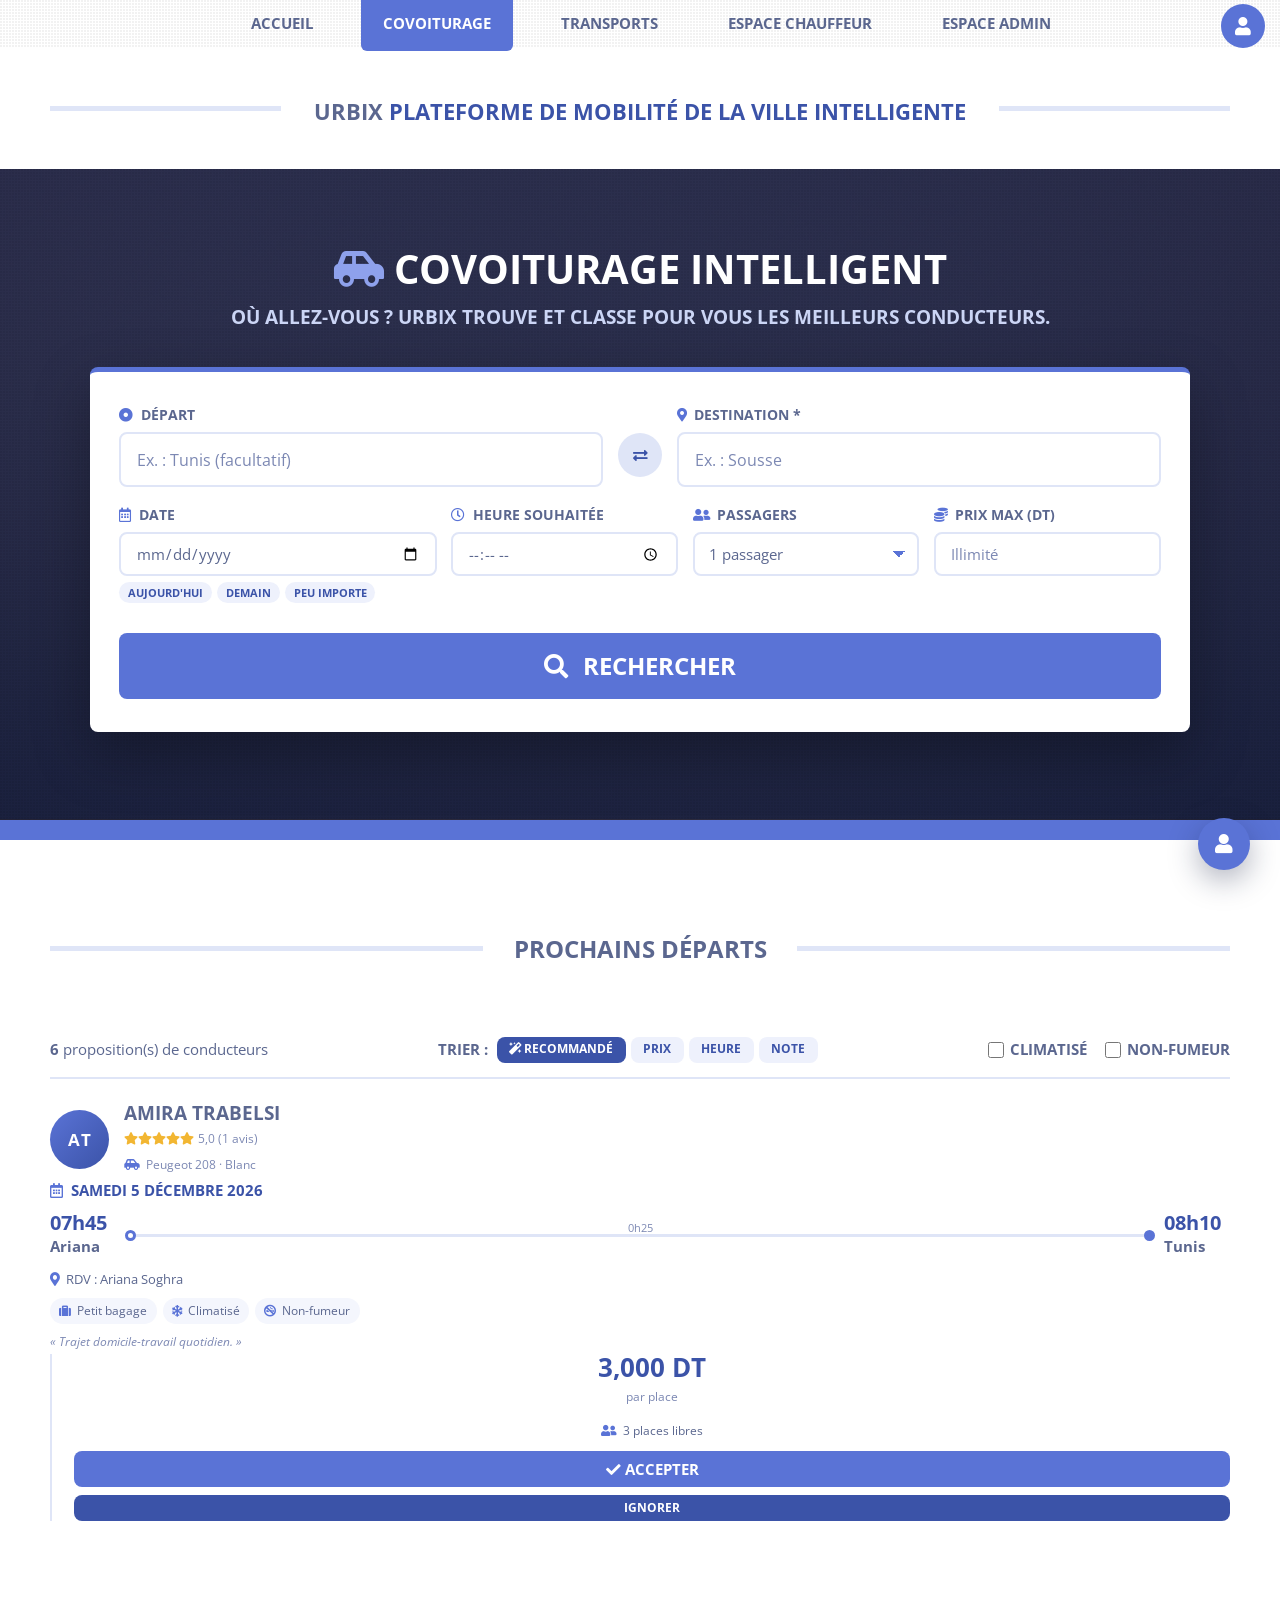
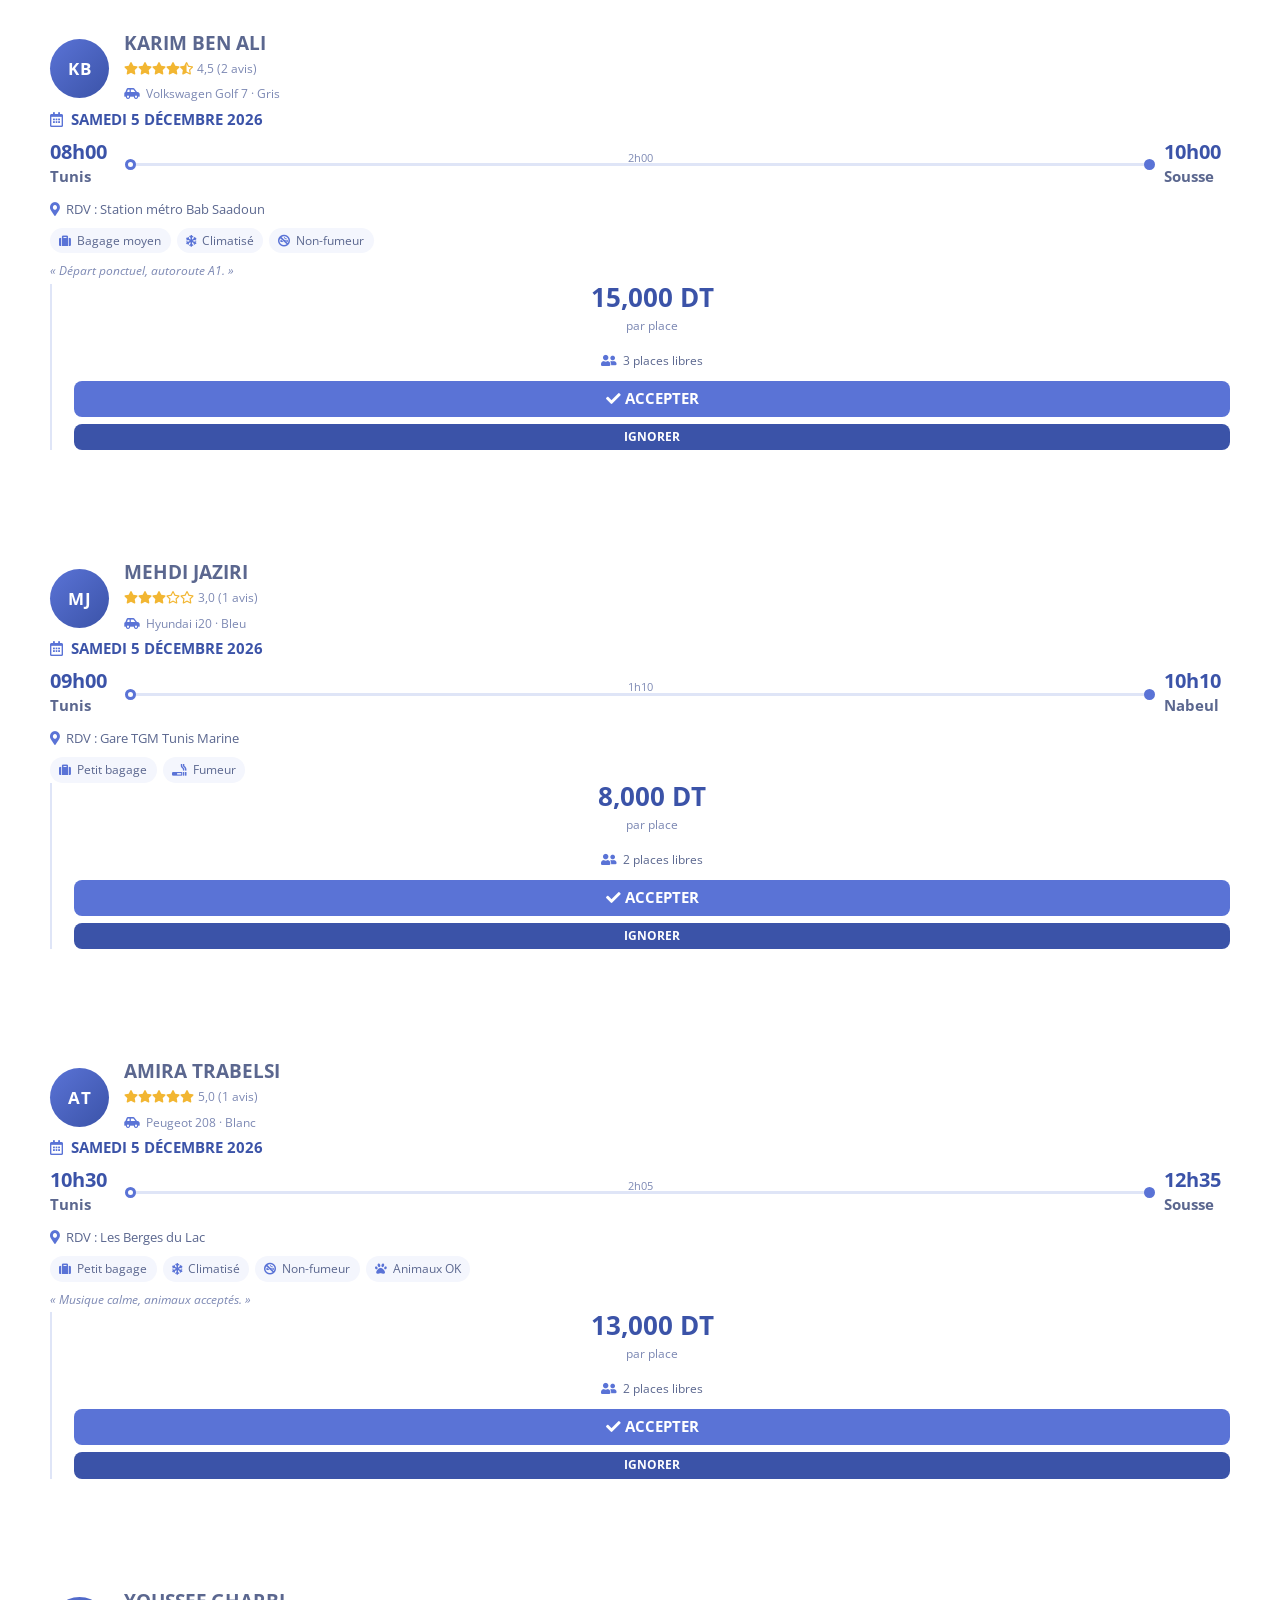
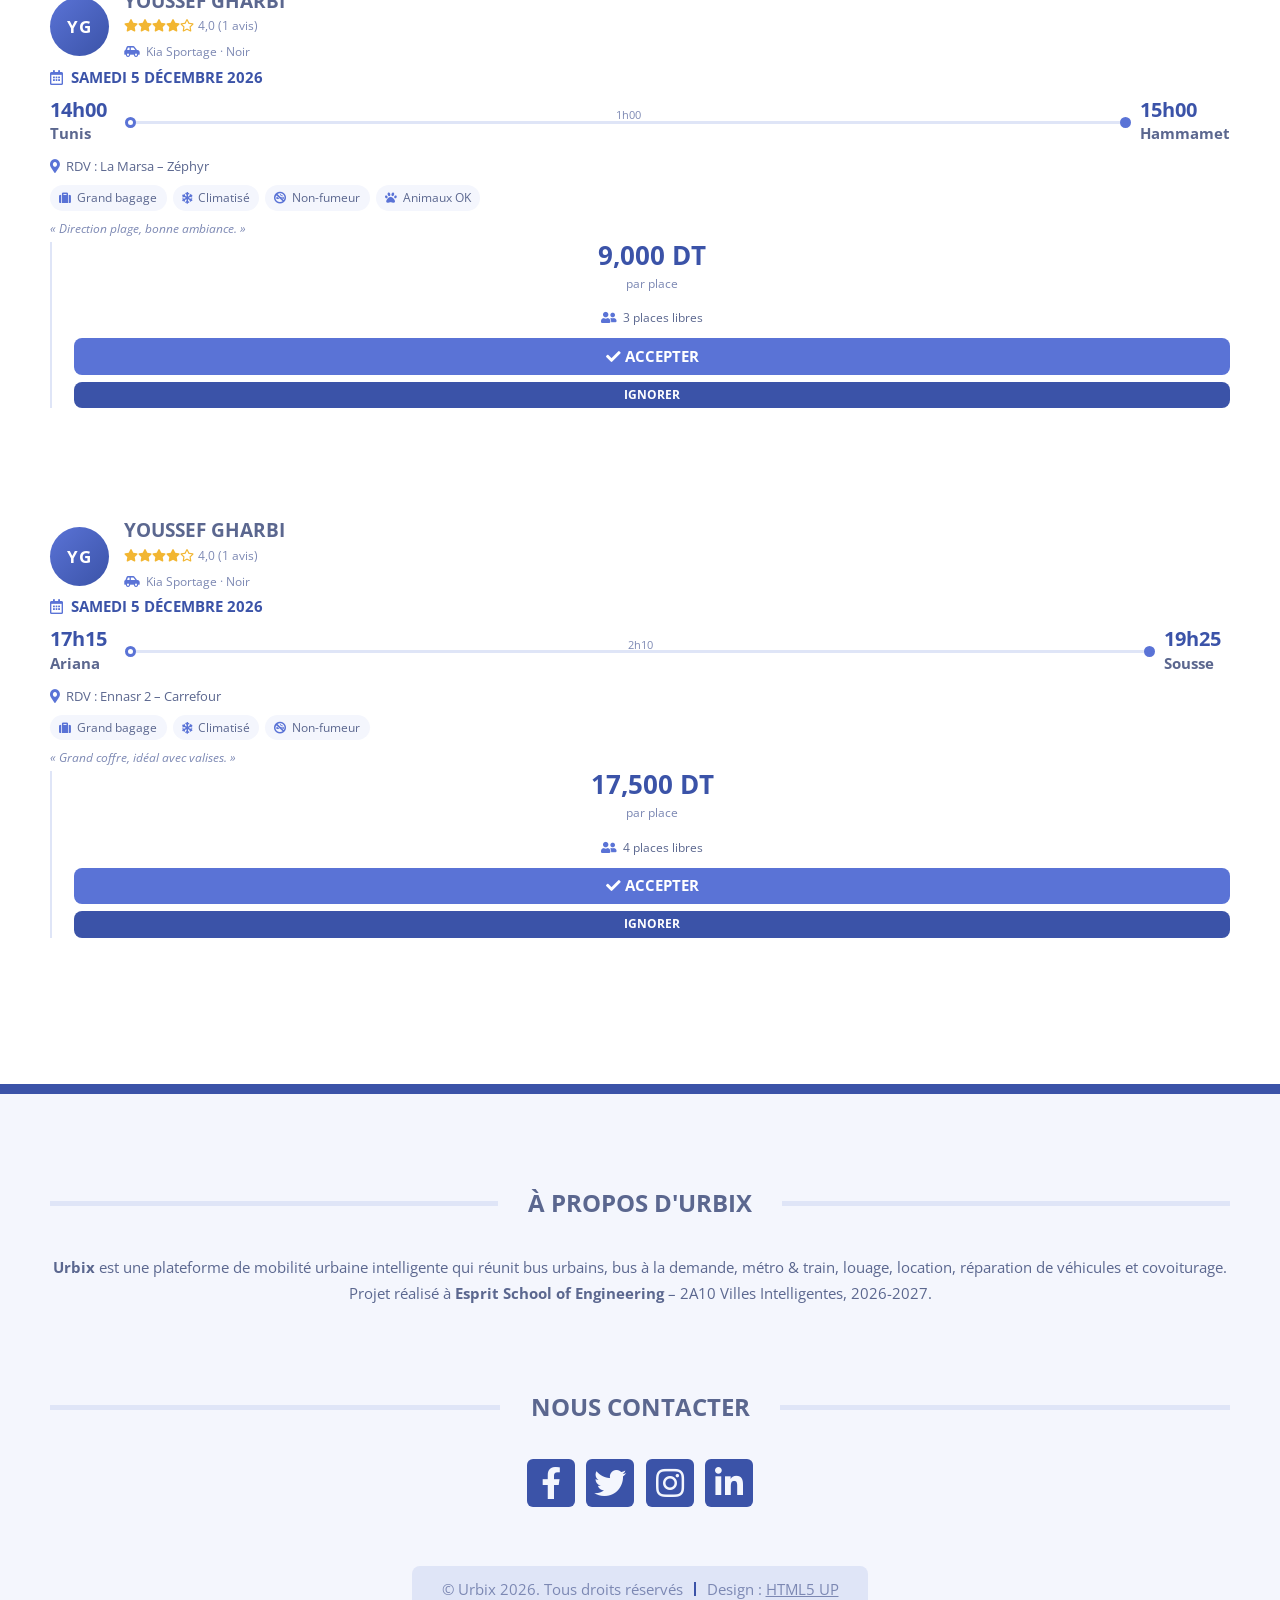
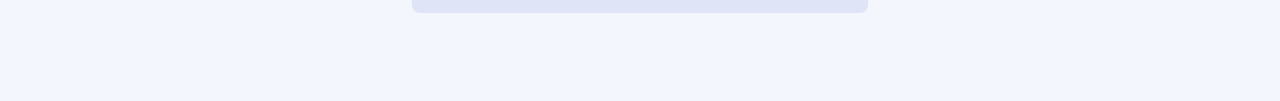
<file: index.html>
<!DOCTYPE HTML>
<!--
    Urbix – Version HTML statique (sans PHP, sans serveur)
    Double-cliquez sur ce fichier pour voir le site dans le navigateur.
    Les données (comptes, réservations) sont enregistrées dans le navigateur (localStorage).
    La version complète avec base de données MySQL est index.php (XAMPP).
-->
<html lang="fr">
<head>
    <title>Covoiturage | Urbix Smart City</title>
    <meta charset="utf-8" />
    <meta name="viewport" content="width=device-width, initial-scale=1, user-scalable=no" />
    <link rel="stylesheet" href="app/Views/assets/css/main.css" />
    <link rel="stylesheet" href="app/Views/assets/css/covoiturage.css" />
</head>
<body class="no-sidebar is-preload">
<div id="page-wrapper">

    <!-- Header -->
    <header id="header">
        <div class="logo container">
            <div>
                <h1><a href="#accueil" id="logo">Urbix</a></h1>
                <p>Plateforme de mobilité de la ville intelligente</p>
            </div>
        </div>
    </header>

    <!-- Nav -->
    <nav id="nav">
        <ul>
            <li data-nav="accueil"><a href="#accueil">Accueil</a></li>
            <li data-nav="covoiturage espace">
                <a href="#covoiturage">Covoiturage</a>
                <ul>
                    <li><a href="#covoiturage"><i class="fas fa-search-location" aria-hidden="true"></i> Rechercher un trajet</a></li>
                    <li><a href="#espace"><i class="fas fa-ticket-alt" aria-hidden="true"></i> Mes réservations</a></li>
                    <li><a href="#espace"><i class="fas fa-user-circle" aria-hidden="true"></i> Mon espace</a></li>
                </ul>
            </li>
            <li data-nav="module-bus module-bus-demande module-train module-louage module-location module-reparation">
                <a href="#module=bus">Transports</a>
                <ul>
                    <li><a href="#module=bus"><i class="fas fa-bus" aria-hidden="true"></i> Bus urbain</a></li>
                    <li><a href="#module=bus-demande"><i class="fas fa-shuttle-van" aria-hidden="true"></i> Bus à la demande</a></li>
                    <li><a href="#module=train"><i class="fas fa-train" aria-hidden="true"></i> Métro &amp; Train</a></li>
                    <li><a href="#module=louage"><i class="fas fa-taxi" aria-hidden="true"></i> Louage</a></li>
                    <li><a href="#module=location"><i class="fas fa-car" aria-hidden="true"></i> Location</a></li>
                    <li><a href="#module=reparation"><i class="fas fa-tools" aria-hidden="true"></i> Réparation</a></li>
                </ul>
            </li>
            <li data-nav="module-missions module-demandes-passagers module-cas-bus module-station">
                <a href="#module=missions">Espace Chauffeur</a>
                <ul>
                    <li><a href="#module=missions"><i class="fas fa-clipboard-list" aria-hidden="true"></i> Missions</a></li>
                    <li><a href="#module=demandes-passagers"><i class="fas fa-users" aria-hidden="true"></i> Demande de passagers</a></li>
                    <li><a href="#module=cas-bus"><i class="fas fa-bus-alt" aria-hidden="true"></i> Cas de mon bus</a></li>
                    <li><a href="#module=station"><i class="fas fa-map-marker-alt" aria-hidden="true"></i> Station</a></li>
                </ul>
            </li>
            <li><a href="backoffice/index.php?page=dashboard">Espace Admin</a></li>
            <li class="auth-nav-item">
                <a href="#espace" class="auth-trigger" id="nav-user" aria-label="Mon espace" title="Connexion / Mon espace">
                    <i class="fas fa-user" aria-hidden="true"></i>
                </a>
            </li>
        </ul>
    </nav>

    <!-- =========================== ACCUEIL =========================== -->
    <div data-view="accueil" hidden>
        <section id="banner">
            <div class="content">
                <h2>Bienvenue sur Urbix</h2>
                <p>La mobilité intelligente de votre ville, au même endroit</p>
                <a href="#covoiturage" class="button">Trouver un covoiturage</a>
                <a href="#module=bus" class="button">Découvrir les services</a>
            </div>
        </section>
    </div>

    <!-- =========================== COVOITURAGE =========================== -->
    <div data-view="covoiturage" hidden>
        <section id="covoit-hero">
            <div class="container">
                <div class="hero-titre">
                    <h2><i class="fas fa-car-side" aria-hidden="true"></i> Covoiturage intelligent</h2>
                    <p>Où allez-vous ? Urbix trouve et classe pour vous les meilleurs conducteurs.</p>
                </div>

                <form id="form-recherche" class="recherche-card" novalidate>
                    <div class="recherche-villes">
                        <div class="champ">
                            <label for="depart"><i class="fas fa-dot-circle" aria-hidden="true"></i> Départ</label>
                            <input type="text" id="depart" name="depart" list="liste-villes" placeholder="Ex. : Tunis (facultatif)" autocomplete="off">
                            <small class="field-error"></small>
                        </div>
                        <button type="button" class="btn-inverser" id="btn-inverser" title="Inverser départ et destination" aria-label="Inverser départ et destination">
                            <i class="fas fa-exchange-alt" aria-hidden="true"></i>
                        </button>
                        <div class="champ">
                            <label for="destination"><i class="fas fa-map-marker-alt" aria-hidden="true"></i> Destination *</label>
                            <input type="text" id="destination" name="destination" list="liste-villes" placeholder="Ex. : Sousse" autocomplete="off">
                            <small class="field-error"></small>
                        </div>
                    </div>
                    <div class="recherche-options">
                        <div class="champ">
                            <label for="date"><i class="far fa-calendar-alt" aria-hidden="true"></i> Date</label>
                            <input type="date" id="date" name="date">
                            <div class="raccourcis">
                                <button type="button" data-jour="0">Aujourd'hui</button>
                                <button type="button" data-jour="1">Demain</button>
                                <button type="button" data-jour="">Peu importe</button>
                            </div>
                            <small class="field-error"></small>
                        </div>
                        <div class="champ">
                            <label for="heure"><i class="far fa-clock" aria-hidden="true"></i> Heure souhaitée</label>
                            <input type="time" id="heure" name="heure">
                            <small class="field-error"></small>
                        </div>
                        <div class="champ">
                            <label for="places"><i class="fas fa-user-friends" aria-hidden="true"></i> Passagers</label>
                            <select id="places" name="places">
                                <option value="1">1 passager</option>
                                <option value="2">2 passagers</option>
                                <option value="3">3 passagers</option>
                                <option value="4">4 passagers</option>
                            </select>
                            <small class="field-error"></small>
                        </div>
                        <div class="champ">
                            <label for="prix_max"><i class="fas fa-coins" aria-hidden="true"></i> Prix max (DT)</label>
                            <input type="text" id="prix_max" name="prix_max" inputmode="decimal" placeholder="Illimité">
                            <small class="field-error"></small>
                        </div>
                    </div>
                    <button type="submit" class="button large btn-rechercher"><i class="fas fa-search" aria-hidden="true"></i> Rechercher</button>
                </form>
                <datalist id="liste-villes"></datalist>
            </div>
        </section>
    </div>
    <!-- Main (contenu de la vue active) -->
    <section id="main">
        <div class="container">
                <div data-view="accueil" hidden>
                <section class="box highlight">
                    <ul class="special">
                        <li><a href="#covoiturage" class="icon solid fa-search-location"><span class="label">Rechercher</span></a></li>
                        <li><a href="#module=bus" class="icon solid fa-bus"><span class="label">Bus</span></a></li>
                        <li><a href="#module=train" class="icon solid fa-train"><span class="label">Train</span></a></li>
                        <li><a href="#module=reparation" class="icon solid fa-tools"><span class="label">Réparation</span></a></li>
                    </ul>
                    <header>
                        <h2>Se déplacer plus simplement</h2>
                        <p>Suivi en temps réel, horaires, réservation et covoiturage intelligent</p>
                    </header>
                    <p>Urbix utilise la géolocalisation et des recommandations intelligentes pour vous proposer le meilleur
                        moyen de transport : bus, métro, train, louage, location ou covoiturage.</p>
                </section>
                <section class="box features">
                    <h2 class="major"><span>Nos services</span></h2>
                    <div class="row">
                        <div class="col-3 col-6-medium col-12-small">
                            <section class="box feature">
                                <a href="#covoiturage" class="image featured"><img src="app/Views/images/pic01.jpg" alt="Covoiturage" /></a>
                                <h3><a href="#covoiturage">Covoiturage</a></h3>
                                <p>Saisissez votre destination, comparez les conducteurs et acceptez le trajet qui vous convient.</p>
                            </section>
                        </div>
                        <div class="col-3 col-6-medium col-12-small">
                            <section class="box feature">
                                <a href="#module=bus" class="image featured"><img src="app/Views/images/pic02.jpg" alt="Bus" /></a>
                                <h3><a href="#module=bus">Bus urbain &amp; à la demande</a></h3>
                                <p>Lignes, horaires, temps d'arrivée estimé et prise en charge à domicile.</p>
                            </section>
                        </div>
                        <div class="col-3 col-6-medium col-12-small">
                            <section class="box feature">
                                <a href="#module=train" class="image featured"><img src="app/Views/images/pic03.jpg" alt="Train" /></a>
                                <h3><a href="#module=train">Métro &amp; Train</a></h3>
                                <p>Gares, horaires et billets du métro et des trains de la ville.</p>
                            </section>
                        </div>
                        <div class="col-3 col-6-medium col-12-small">
                            <section class="box feature">
                                <a href="#module=reparation" class="image featured"><img src="app/Views/images/pic04.jpg" alt="Réparation" /></a>
                                <h3><a href="#module=reparation">Location &amp; Réparation</a></h3>
                                <p>Louez un véhicule ou trouvez un garage pour réparer le vôtre.</p>
                            </section>
                        </div>
                    </div>
                </section>
                </div>
                <div data-view="covoiturage" hidden>
                <section class="box resultats" id="resultats">
                    <h2 class="major"><span id="resultats-titre">Prochains départs</span></h2>
                    <p class="notice notice-info" id="resultats-message" hidden></p>
                    <div class="resultats-barre" id="resultats-barre">
                        <p class="resultats-compte"><strong id="nb-resultats">0</strong> proposition(s) de conducteurs</p>
                        <div class="tri" role="group" aria-label="Trier les propositions">
                            <span>Trier :</span>
                            <button type="button" class="is-active" data-tri="score"><i class="fas fa-magic" aria-hidden="true"></i> Recommandé</button>
                            <button type="button" data-tri="prix">Prix</button>
                            <button type="button" data-tri="depart">Heure</button>
                            <button type="button" data-tri="note">Note</button>
                        </div>
                        <div class="filtres">
                            <label><input type="checkbox" id="filtre-clim"> Climatisé</label>
                            <label><input type="checkbox" id="filtre-nonfumeur"> Non-fumeur</label>
                        </div>
                    </div>
                    <div class="liste-trajets" id="liste-trajets"></div>
                    <div class="vide" id="resultats-vide" hidden>
                        <i class="fas fa-route" aria-hidden="true"></i>
                        <h3>Aucun conducteur ne propose ce trajet pour le moment</h3>
                        <p>Essayez une autre date, une ville voisine ou consultez les autres moyens de transport Urbix.</p>
                        <ul class="actions">
                            <li><a class="button" href="#module=louage"><i class="fas fa-taxi" aria-hidden="true"></i> Voir les louages</a></li>
                            <li><a class="button alt" href="#module=train"><i class="fas fa-train" aria-hidden="true"></i> Voir les trains</a></li>
                        </ul>
                    </div>
                    <p class="vide-filtre" id="vide-filtre" hidden>Aucune proposition ne correspond aux filtres choisis.</p>
                </section>
                </div>

                <!-- MON ESPACE (interface utilisateur) -->
                <div data-view="espace" class="espace-utilisateur" id="espace-contenu" hidden></div>

                <!-- MODULES DES AUTRES MEMBRES -->
                <div data-view="module" id="module-contenu" hidden></div>
            </div>
        </section>

    <!-- Footer -->
    <footer id="footer">
        <div class="container">
            <div class="row gtr-200">
                <div class="col-12">
                    <section>
                        <h2 class="major"><span>À propos d'Urbix</span></h2>
                        <p><strong>Urbix</strong> est une plateforme de mobilité urbaine intelligente qui réunit bus urbains,
                            bus à la demande, métro &amp; train, louage, location, réparation de véhicules et covoiturage.
                            Projet réalisé à <strong>Esprit School of Engineering</strong> – 2A10 Villes Intelligentes, 2026-2027.</p>
                    </section>
                </div>
                <div class="col-12">
                    <section>
                        <h2 class="major"><span>Nous contacter</span></h2>
                        <ul class="contact">
                            <li><a class="icon brands fa-facebook-f" href="#"><span class="label">Facebook</span></a></li>
                            <li><a class="icon brands fa-twitter" href="#"><span class="label">Twitter</span></a></li>
                            <li><a class="icon brands fa-instagram" href="#"><span class="label">Instagram</span></a></li>
                            <li><a class="icon brands fa-linkedin-in" href="#"><span class="label">LinkedIn</span></a></li>
                        </ul>
                    </section>
                </div>
            </div>
            <div id="copyright">
                <ul class="menu">
                    <li>&copy; Urbix 2026. Tous droits réservés</li><li>Design : <a href="http://html5up.net">HTML5 UP</a></li>
                </ul>
            </div>
        </div>
    </footer>
</div>

<!-- Fenêtre connexion / inscription (interface utilisateur) -->
<div id="auth-modal" class="auth-modal">
    <a href="#" class="auth-backdrop" aria-label="Fermer la fenêtre"></a>
    <div class="auth-dialog" role="dialog" aria-labelledby="auth-modal-title">
        <a href="#" class="auth-close" aria-label="Fermer">&times;</a>
        <h2 id="auth-modal-title" class="auth-title">Bienvenue</h2>
        <p class="auth-subtitle">Connectez-vous ou créez un compte pour accéder à votre espace.</p>
        <p class="auth-error" id="auth-erreur" role="alert" hidden></p>

        <input class="auth-tab-input" type="radio" name="auth-tab" id="auth-tab-login" checked>
        <input class="auth-tab-input" type="radio" name="auth-tab" id="auth-tab-signin">
        <div class="auth-tabs">
            <label for="auth-tab-login" class="auth-tab-label auth-tab-login-label">Connexion</label>
            <label for="auth-tab-signin" class="auth-tab-label auth-tab-signin-label">Inscription</label>
        </div>

        <div class="auth-panels">
            <form class="auth-panel auth-panel-login" id="form-login" novalidate data-validate="login">
                <div class="auth-field">
                    <label for="auth-login-email">Email</label>
                    <input type="email" id="auth-login-email" name="login_email" placeholder="vous@exemple.com" autocomplete="email">
                    <small class="field-error"></small>
                </div>
                <div class="auth-field">
                    <label for="auth-login-password">Mot de passe</label>
                    <input type="password" id="auth-login-password" name="login_password" placeholder="Mot de passe" autocomplete="current-password">
                    <small class="field-error"></small>
                </div>
                <p class="recap-info"><i class="fas fa-info-circle" aria-hidden="true"></i> Compte de démo : salma@urbix.tn / Urbix2026</p>
                <div class="auth-actions">
                    <button type="submit" class="auth-btn auth-btn-primary">Se connecter</button>
                    <a href="#" class="auth-btn auth-btn-secondary">Annuler</a>
                </div>
                <label for="auth-tab-signin" class="auth-switch">Créer un compte</label>
            </form>

            <form class="auth-panel auth-panel-signin" id="form-signin" novalidate data-validate="signin">
                <div class="auth-row">
                    <div class="auth-field">
                        <label for="auth-last-name">Nom</label>
                        <input type="text" id="auth-last-name" name="last_name" placeholder="Nom" autocomplete="family-name">
                        <small class="field-error"></small>
                    </div>
                    <div class="auth-field">
                        <label for="auth-first-name">Prénom</label>
                        <input type="text" id="auth-first-name" name="first_name" placeholder="Prénom" autocomplete="given-name">
                        <small class="field-error"></small>
                    </div>
                </div>
                <div class="auth-field">
                    <label for="auth-signin-email">Email</label>
                    <input type="email" id="auth-signin-email" name="email" placeholder="vous@exemple.com" autocomplete="email">
                    <small class="field-error"></small>
                </div>
                <div class="auth-row">
                    <div class="auth-field">
                        <label for="auth-birthdate">Date de naissance</label>
                        <input type="date" id="auth-birthdate" name="birthdate">
                        <small class="field-error"></small>
                    </div>
                    <div class="auth-field">
                        <label for="auth-gender">Genre</label>
                        <select id="auth-gender" name="gender">
                            <option value="">Choisir...</option>
                            <option value="homme">Homme</option>
                            <option value="femme">Femme</option>
                            <option value="autre">Autre</option>
                        </select>
                        <small class="field-error"></small>
                    </div>
                </div>
                <div class="auth-field">
                    <label for="auth-phone">Numéro de téléphone</label>
                    <input type="tel" id="auth-phone" name="phone" placeholder="22 345 678" autocomplete="tel">
                    <small class="field-error"></small>
                </div>
                <div class="auth-field">
                    <label for="auth-role">Type de compte</label>
                    <select id="auth-role" name="role">
                        <option value="">Choisir un type...</option>
                        <option value="user-normal">Utilisateur normal</option>
                        <option value="chauffeur-bus">Chauffeur bus</option>
                        <option value="chauffeur-train">Chauffeur train</option>
                        <option value="louage">Louage</option>
                        <option value="covoiturage">Covoiturage</option>
                        <option value="location">Location</option>
                        <option value="reparation-vehicule">Réparation de véhicule</option>
                    </select>
                    <small class="field-error"></small>
                </div>
                <div class="auth-row">
                    <div class="auth-field">
                        <label for="auth-password">Mot de passe</label>
                        <input type="password" id="auth-password" name="password" placeholder="8 caractères min." autocomplete="new-password">
                        <small class="field-error"></small>
                    </div>
                    <div class="auth-field">
                        <label for="auth-password-confirm">Confirmation</label>
                        <input type="password" id="auth-password-confirm" name="password_confirm" placeholder="Répéter" autocomplete="new-password">
                        <small class="field-error"></small>
                    </div>
                </div>
                <div class="auth-actions">
                    <button type="submit" class="auth-btn auth-btn-primary">S'inscrire</button>
                    <a href="#" class="auth-btn auth-btn-secondary">Annuler</a>
                </div>
                <label for="auth-tab-login" class="auth-switch">Déjà un compte ? Se connecter</label>
            </form>
        </div>
    </div>
</div>

<!-- Fenêtre "Accepter le trajet" -->
<div id="accept-modal" class="auth-modal accept-modal">
    <a href="#" class="auth-backdrop js-fermer-accept" aria-label="Fermer la fenêtre"></a>
    <div class="auth-dialog" role="dialog" aria-labelledby="accept-titre">
        <a href="#" class="auth-close js-fermer-accept" aria-label="Fermer">&times;</a>
        <h2 id="accept-titre" class="auth-title">Confirmer le trajet</h2>
        <p class="auth-subtitle">Vérifiez les informations avant d'accepter la proposition.</p>
        <div class="recap">
            <div class="avatar" id="acc-initiales" aria-hidden="true"></div>
            <div>
                <p class="recap-conducteur" id="acc-conducteur"></p>
                <p class="recap-vehicule" id="acc-vehicule"></p>
            </div>
        </div>
        <ul class="recap-liste">
            <li><i class="fas fa-route" aria-hidden="true"></i> <span id="acc-trajet"></span></li>
            <li><i class="far fa-calendar-alt" aria-hidden="true"></i> <span id="acc-date"></span></li>
            <li><i class="fas fa-map-marker-alt" aria-hidden="true"></i> <span id="acc-rdv"></span></li>
        </ul>
        <form id="form-accepter" novalidate>
            <div class="auth-row">
                <div class="auth-field">
                    <label for="acc-places">Nombre de places</label>
                    <select id="acc-places"></select>
                    <small class="field-error"></small>
                </div>
                <div class="auth-field">
                    <label>Total à payer</label>
                    <p class="recap-total" id="acc-total">0,000 DT</p>
                </div>
            </div>
            <p class="recap-info"><i class="fas fa-info-circle" aria-hidden="true"></i> Le paiement se fait directement au conducteur le jour du départ.</p>
            <div class="auth-actions">
                <button type="submit" class="auth-btn auth-btn-primary" id="acc-valider"></button>
                <a href="#" class="auth-btn auth-btn-secondary js-fermer-accept">Annuler</a>
            </div>
        </form>
    </div>
</div>

<!-- Icône à droite : ouvre l'interface utilisateur -->
<a href="#espace" class="auth-fab" id="fab-user" aria-label="Mon espace" title="Connexion / Mon espace">
    <i class="fas fa-user" aria-hidden="true"></i>
</a>

<script src="app/Views/assets/js/jquery.min.js"></script>
<script src="app/Views/assets/js/jquery.dropotron.min.js"></script>
<script src="app/Views/assets/js/jquery.scrolly.min.js"></script>
<script src="app/Views/assets/js/browser.min.js"></script>
<script src="app/Views/assets/js/breakpoints.min.js"></script>
<script src="app/Views/assets/js/util.js"></script>
<script src="app/Views/assets/js/main.js"></script>
<script src="app/Views/assets/js/auth.js"></script>
<script src="app/Views/assets/js/static-app.js"></script>
</body>
</html>
</file>
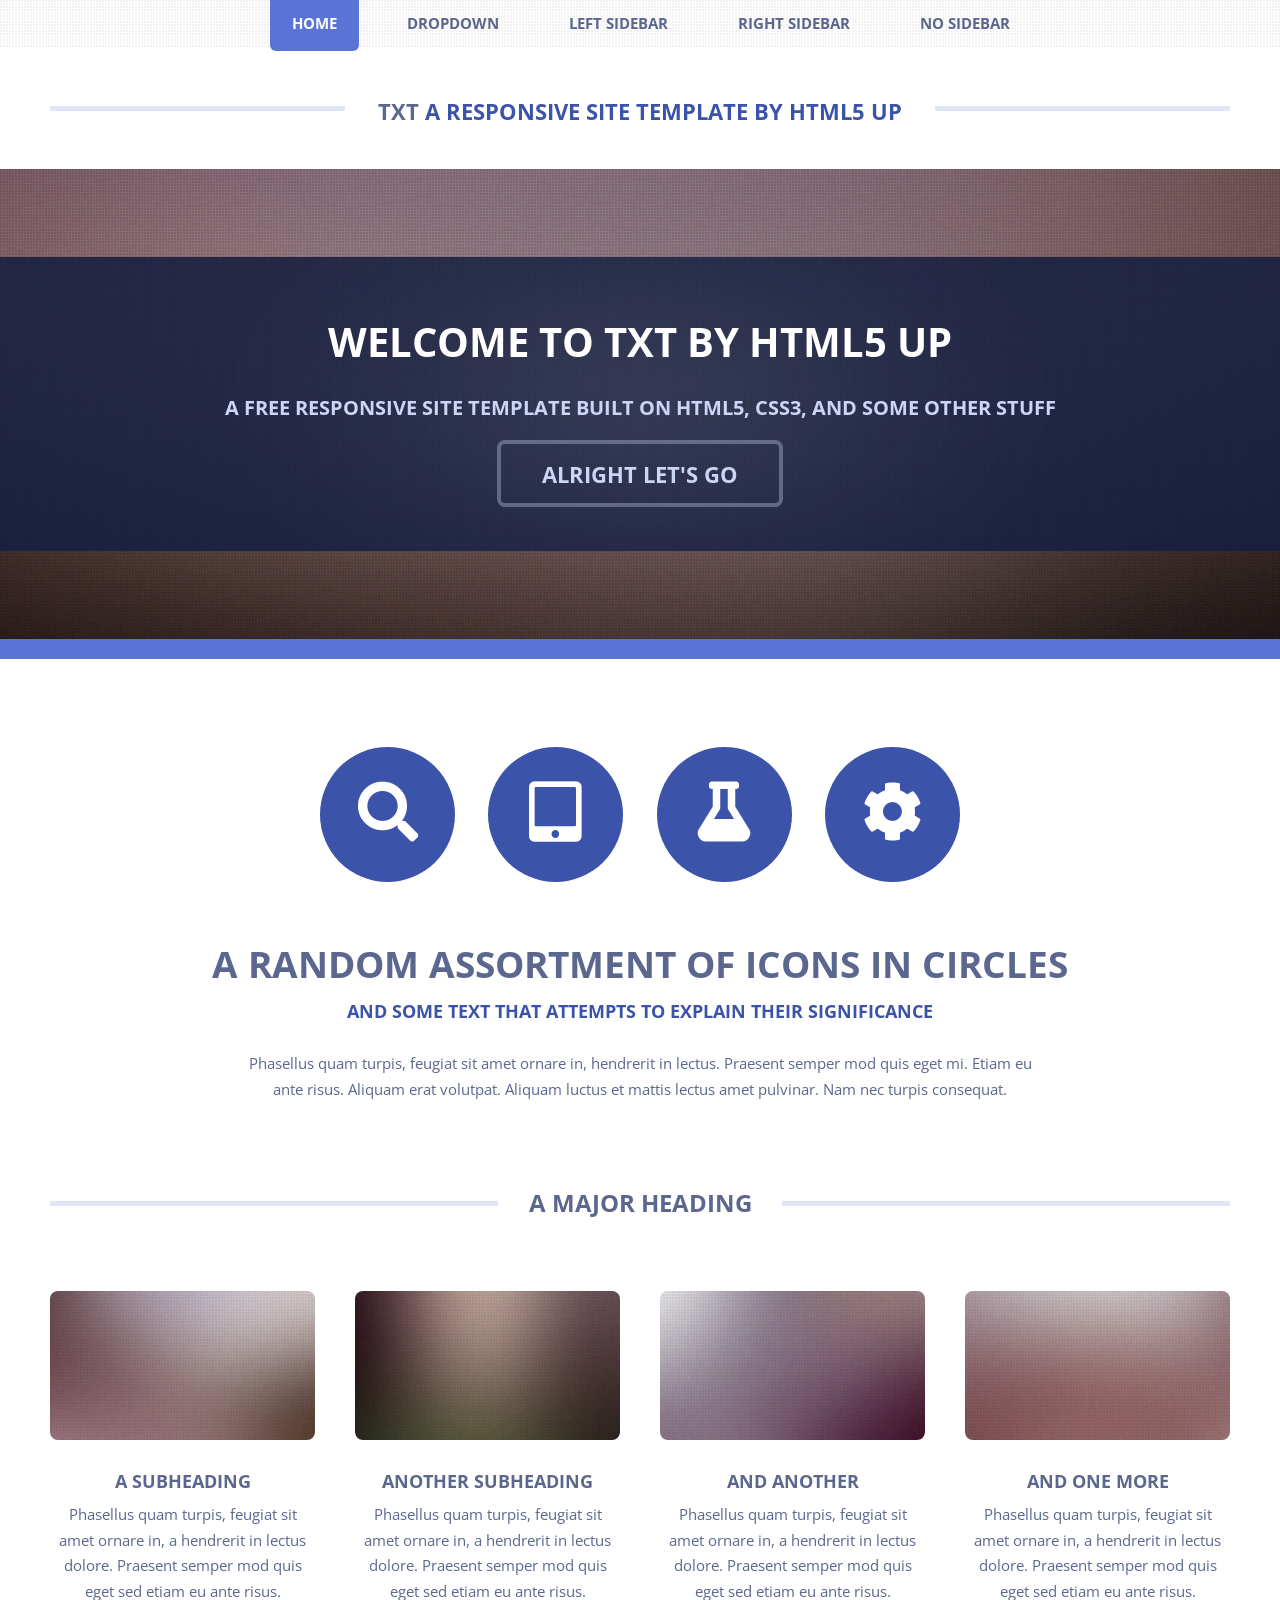
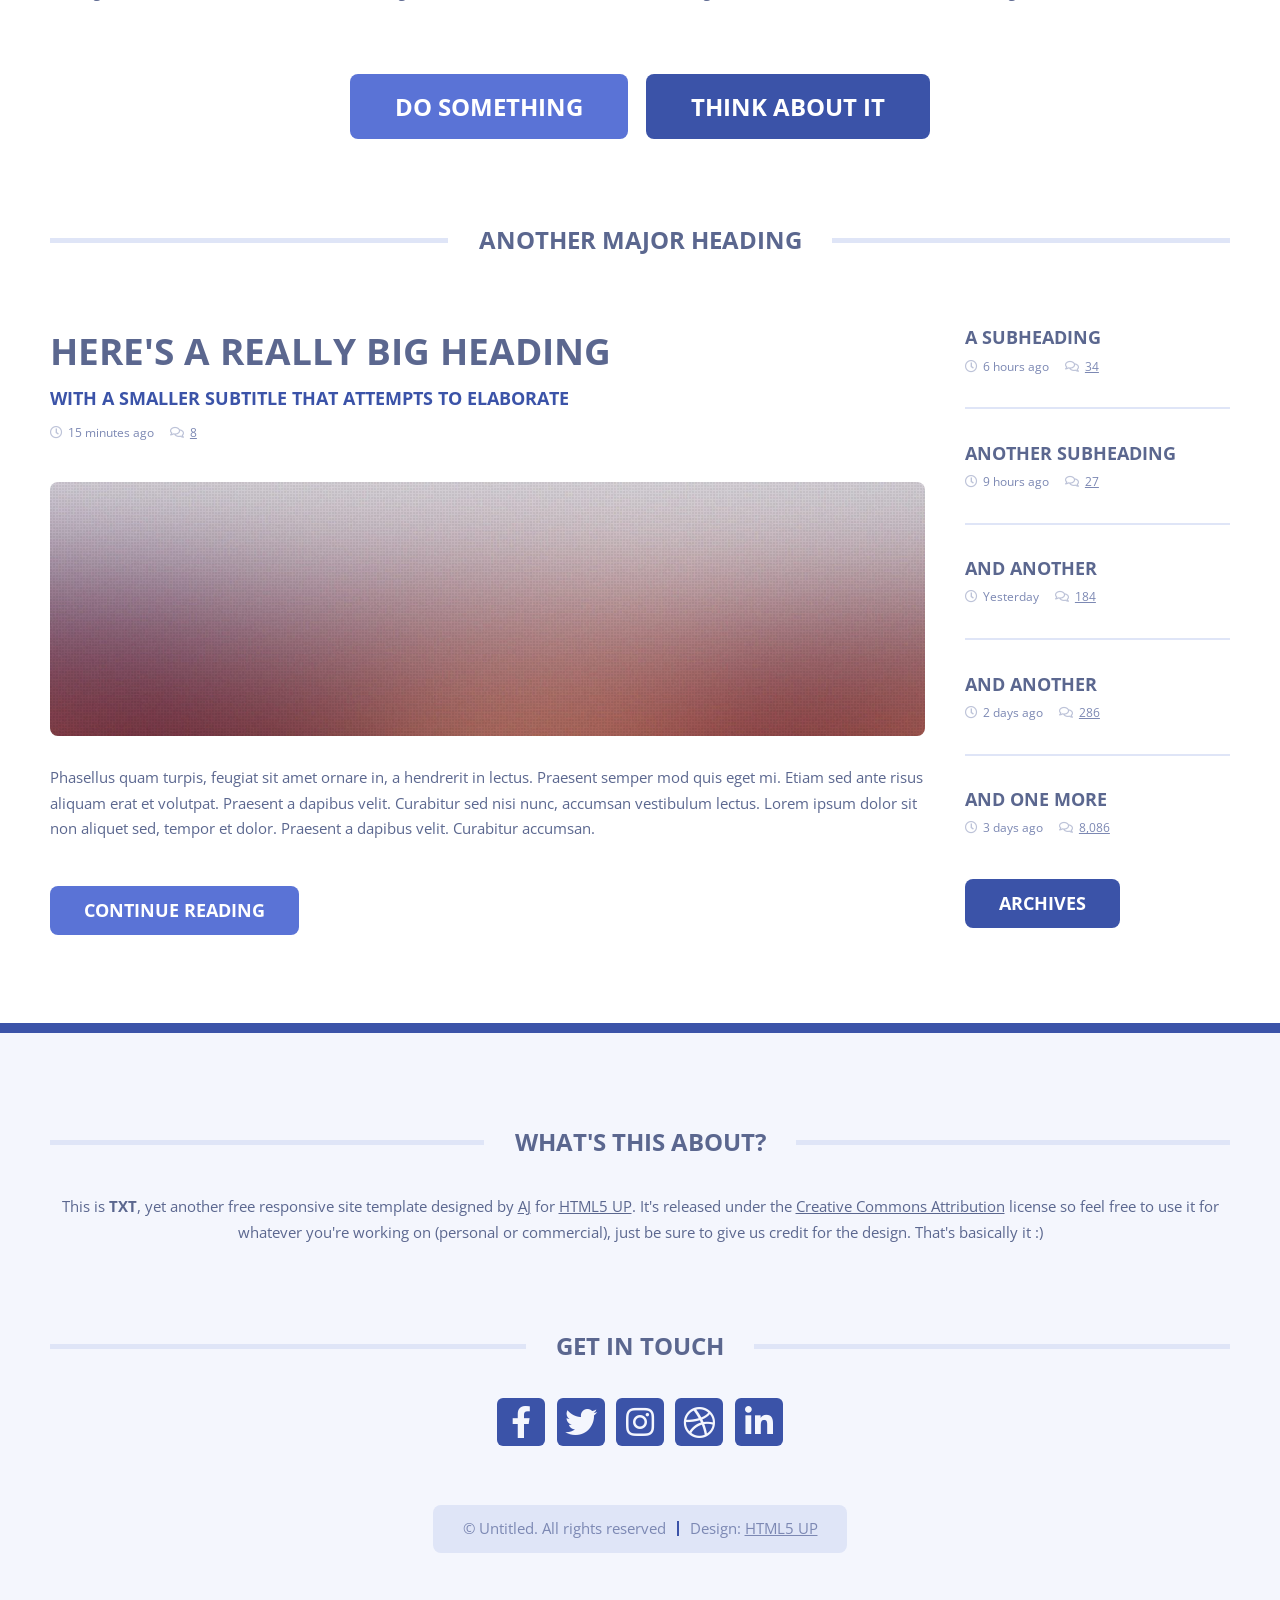
<file: _template/index.html>
<!DOCTYPE HTML>
<!--
	TXT by HTML5 UP
	html5up.net | @ajlkn
	Free for personal and commercial use under the CCA 3.0 license (html5up.net/license)
-->
<html>
	<head>
		<title>TXT by HTML5 UP</title>
		<meta charset="utf-8" />
		<meta name="viewport" content="width=device-width, initial-scale=1, user-scalable=no" />
		<link rel="stylesheet" href="assets/css/main.css" />
	</head>
	<body class="homepage is-preload">
		<div id="page-wrapper">

			<!-- Header -->
				<header id="header">
					<div class="logo container">
						<div>
							<h1><a href="index.html" id="logo">TXT</a></h1>
							<p>A responsive site template by HTML5 UP</p>
						</div>
					</div>
				</header>

			<!-- Nav -->
				<nav id="nav">
					<ul>
						<li class="current"><a href="index.html">Home</a></li>
						<li>
							<a href="#">Dropdown</a>
							<ul>
								<li><a href="#">Lorem ipsum dolor</a></li>
								<li><a href="#">Magna phasellus</a></li>
								<li>
									<a href="#">Phasellus consequat</a>
									<ul>
										<li><a href="#">Lorem ipsum dolor</a></li>
										<li><a href="#">Phasellus consequat</a></li>
										<li><a href="#">Magna phasellus</a></li>
										<li><a href="#">Etiam dolore nisl</a></li>
									</ul>
								</li>
								<li><a href="#">Veroeros feugiat</a></li>
							</ul>
						</li>
						<li><a href="left-sidebar.html">Left Sidebar</a></li>
						<li><a href="right-sidebar.html">Right Sidebar</a></li>
						<li><a href="no-sidebar.html">No Sidebar</a></li>
					</ul>
				</nav>

			<!-- Banner -->
				<section id="banner">
					<div class="content">
						<h2>Welcome to TXT by HTML5 UP</h2>
						<p>A free responsive site template built on HTML5, CSS3, and some other stuff</p>
						<a href="#main" class="button scrolly">Alright let's go</a>
					</div>
				</section>

			<!-- Main -->
				<section id="main">
					<div class="container">
						<div class="row gtr-200">
							<div class="col-12">

								<!-- Highlight -->
									<section class="box highlight">
										<ul class="special">
											<li><a href="#" class="icon solid fa-search"><span class="label">Magnifier</span></a></li>
											<li><a href="#" class="icon solid fa-tablet-alt"><span class="label">Tablet</span></a></li>
											<li><a href="#" class="icon solid fa-flask"><span class="label">Flask</span></a></li>
											<li><a href="#" class="icon solid fa-cog"><span class="label">Cog?</span></a></li>
										</ul>
										<header>
											<h2>A random assortment of icons in circles</h2>
											<p>And some text that attempts to explain their significance</p>
										</header>
										<p>
											Phasellus quam turpis, feugiat sit amet ornare in, hendrerit in lectus. Praesent semper mod quis eget mi. Etiam eu<br />
											ante risus. Aliquam erat volutpat. Aliquam luctus et mattis lectus amet pulvinar. Nam nec turpis consequat.
										</p>
									</section>

							</div>
							<div class="col-12">

								<!-- Features -->
									<section class="box features">
										<h2 class="major"><span>A Major Heading</span></h2>
										<div>
											<div class="row">
												<div class="col-3 col-6-medium col-12-small">

													<!-- Feature -->
														<section class="box feature">
															<a href="#" class="image featured"><img src="images/pic01.jpg" alt="" /></a>
															<h3><a href="#">A Subheading</a></h3>
															<p>
																Phasellus quam turpis, feugiat sit amet ornare in, a hendrerit in
																lectus dolore. Praesent semper mod quis eget sed etiam eu ante risus.
															</p>
														</section>

												</div>
												<div class="col-3 col-6-medium col-12-small">

													<!-- Feature -->
														<section class="box feature">
															<a href="#" class="image featured"><img src="images/pic02.jpg" alt="" /></a>
															<h3><a href="#">Another Subheading</a></h3>
															<p>
																Phasellus quam turpis, feugiat sit amet ornare in, a hendrerit in
																lectus dolore. Praesent semper mod quis eget sed etiam eu ante risus.
															</p>
														</section>

												</div>
												<div class="col-3 col-6-medium col-12-small">

													<!-- Feature -->
														<section class="box feature">
															<a href="#" class="image featured"><img src="images/pic03.jpg" alt="" /></a>
															<h3><a href="#">And Another</a></h3>
															<p>
																Phasellus quam turpis, feugiat sit amet ornare in, a hendrerit in
																lectus dolore. Praesent semper mod quis eget sed etiam eu ante risus.
															</p>
														</section>

												</div>
												<div class="col-3 col-6-medium col-12-small">

													<!-- Feature -->
														<section class="box feature">
															<a href="#" class="image featured"><img src="images/pic04.jpg" alt="" /></a>
															<h3><a href="#">And One More</a></h3>
															<p>
																Phasellus quam turpis, feugiat sit amet ornare in, a hendrerit in
																lectus dolore. Praesent semper mod quis eget sed etiam eu ante risus.
															</p>
														</section>

												</div>
												<div class="col-12">
													<ul class="actions">
														<li><a href="#" class="button large">Do Something</a></li>
														<li><a href="#" class="button alt large">Think About It</a></li>
													</ul>
												</div>
											</div>
										</div>
									</section>

							</div>
							<div class="col-12">

								<!-- Blog -->
									<section class="box blog">
										<h2 class="major"><span>Another Major Heading</span></h2>
										<div>
											<div class="row">
												<div class="col-9 col-12-medium">
													<div class="content">

														<!-- Featured Post -->
															<article class="box post">
																<header>
																	<h3><a href="#">Here's a really big heading</a></h3>
																	<p>With a smaller subtitle that attempts to elaborate</p>
																	<ul class="meta">
																		<li class="icon fa-clock">15 minutes ago</li>
																		<li class="icon fa-comments"><a href="#">8</a></li>
																	</ul>
																</header>
																<a href="#" class="image featured"><img src="images/pic05.jpg" alt="" /></a>
																<p>
																	Phasellus quam turpis, feugiat sit amet ornare in, a hendrerit in lectus. Praesent
																	semper mod quis eget mi. Etiam sed ante risus aliquam erat et volutpat. Praesent a
																	dapibus velit. Curabitur sed nisi nunc, accumsan vestibulum lectus. Lorem ipsum
																	dolor sit non aliquet sed, tempor et dolor. Praesent a dapibus velit. Curabitur
																	accumsan.
																</p>
																<a href="#" class="button">Continue Reading</a>
															</article>

													</div>
												</div>
												<div class="col-3 col-12-medium">
													<div class="sidebar">

														<!-- Archives -->
															<ul class="divided">
																<li>
																	<article class="box post-summary">
																		<h3><a href="#">A Subheading</a></h3>
																		<ul class="meta">
																			<li class="icon fa-clock">6 hours ago</li>
																			<li class="icon fa-comments"><a href="#">34</a></li>
																		</ul>
																	</article>
																</li>
																<li>
																	<article class="box post-summary">
																		<h3><a href="#">Another Subheading</a></h3>
																		<ul class="meta">
																			<li class="icon fa-clock">9 hours ago</li>
																			<li class="icon fa-comments"><a href="#">27</a></li>
																		</ul>
																	</article>
																</li>
																<li>
																	<article class="box post-summary">
																		<h3><a href="#">And Another</a></h3>
																		<ul class="meta">
																			<li class="icon fa-clock">Yesterday</li>
																			<li class="icon fa-comments"><a href="#">184</a></li>
																		</ul>
																	</article>
																</li>
																<li>
																	<article class="box post-summary">
																		<h3><a href="#">And Another</a></h3>
																		<ul class="meta">
																			<li class="icon fa-clock">2 days ago</li>
																			<li class="icon fa-comments"><a href="#">286</a></li>
																		</ul>
																	</article>
																</li>
																<li>
																	<article class="box post-summary">
																		<h3><a href="#">And One More</a></h3>
																		<ul class="meta">
																			<li class="icon fa-clock">3 days ago</li>
																			<li class="icon fa-comments"><a href="#">8,086</a></li>
																		</ul>
																	</article>
																</li>
															</ul>
															<a href="#" class="button alt">Archives</a>

													</div>
												</div>
											</div>
										</div>
									</section>

							</div>
						</div>
					</div>
				</section>

			<!-- Footer -->
				<footer id="footer">
					<div class="container">
						<div class="row gtr-200">
							<div class="col-12">

								<!-- About -->
									<section>
										<h2 class="major"><span>What's this about?</span></h2>
										<p>
											This is <strong>TXT</strong>, yet another free responsive site template designed by
											<a href="http://twitter.com/ajlkn">AJ</a> for <a href="http://html5up.net">HTML5 UP</a>. It's released under the
											<a href="http://html5up.net/license/">Creative Commons Attribution</a> license so feel free to use it for
											whatever you're working on (personal or commercial), just be sure to give us credit for the design.
											That's basically it :)
										</p>
									</section>

							</div>
							<div class="col-12">

								<!-- Contact -->
									<section>
										<h2 class="major"><span>Get in touch</span></h2>
										<ul class="contact">
											<li><a class="icon brands fa-facebook-f" href="#"><span class="label">Facebook</span></a></li>
											<li><a class="icon brands fa-twitter" href="#"><span class="label">Twitter</span></a></li>
											<li><a class="icon brands fa-instagram" href="#"><span class="label">Instagram</span></a></li>
											<li><a class="icon brands fa-dribbble" href="#"><span class="label">Dribbble</span></a></li>
											<li><a class="icon brands fa-linkedin-in" href="#"><span class="label">LinkedIn</span></a></li>
										</ul>
									</section>

							</div>
						</div>

						<!-- Copyright -->
							<div id="copyright">
								<ul class="menu">
									<li>&copy; Untitled. All rights reserved</li><li>Design: <a href="http://html5up.net">HTML5 UP</a></li>
								</ul>
							</div>

					</div>
				</footer>

		</div>

		<!-- Scripts -->
			<script src="assets/js/jquery.min.js"></script>
			<script src="assets/js/jquery.dropotron.min.js"></script>
			<script src="assets/js/jquery.scrolly.min.js"></script>
			<script src="assets/js/browser.min.js"></script>
			<script src="assets/js/breakpoints.min.js"></script>
			<script src="assets/js/util.js"></script>
			<script src="assets/js/main.js"></script>

	</body>
</html>
</file>
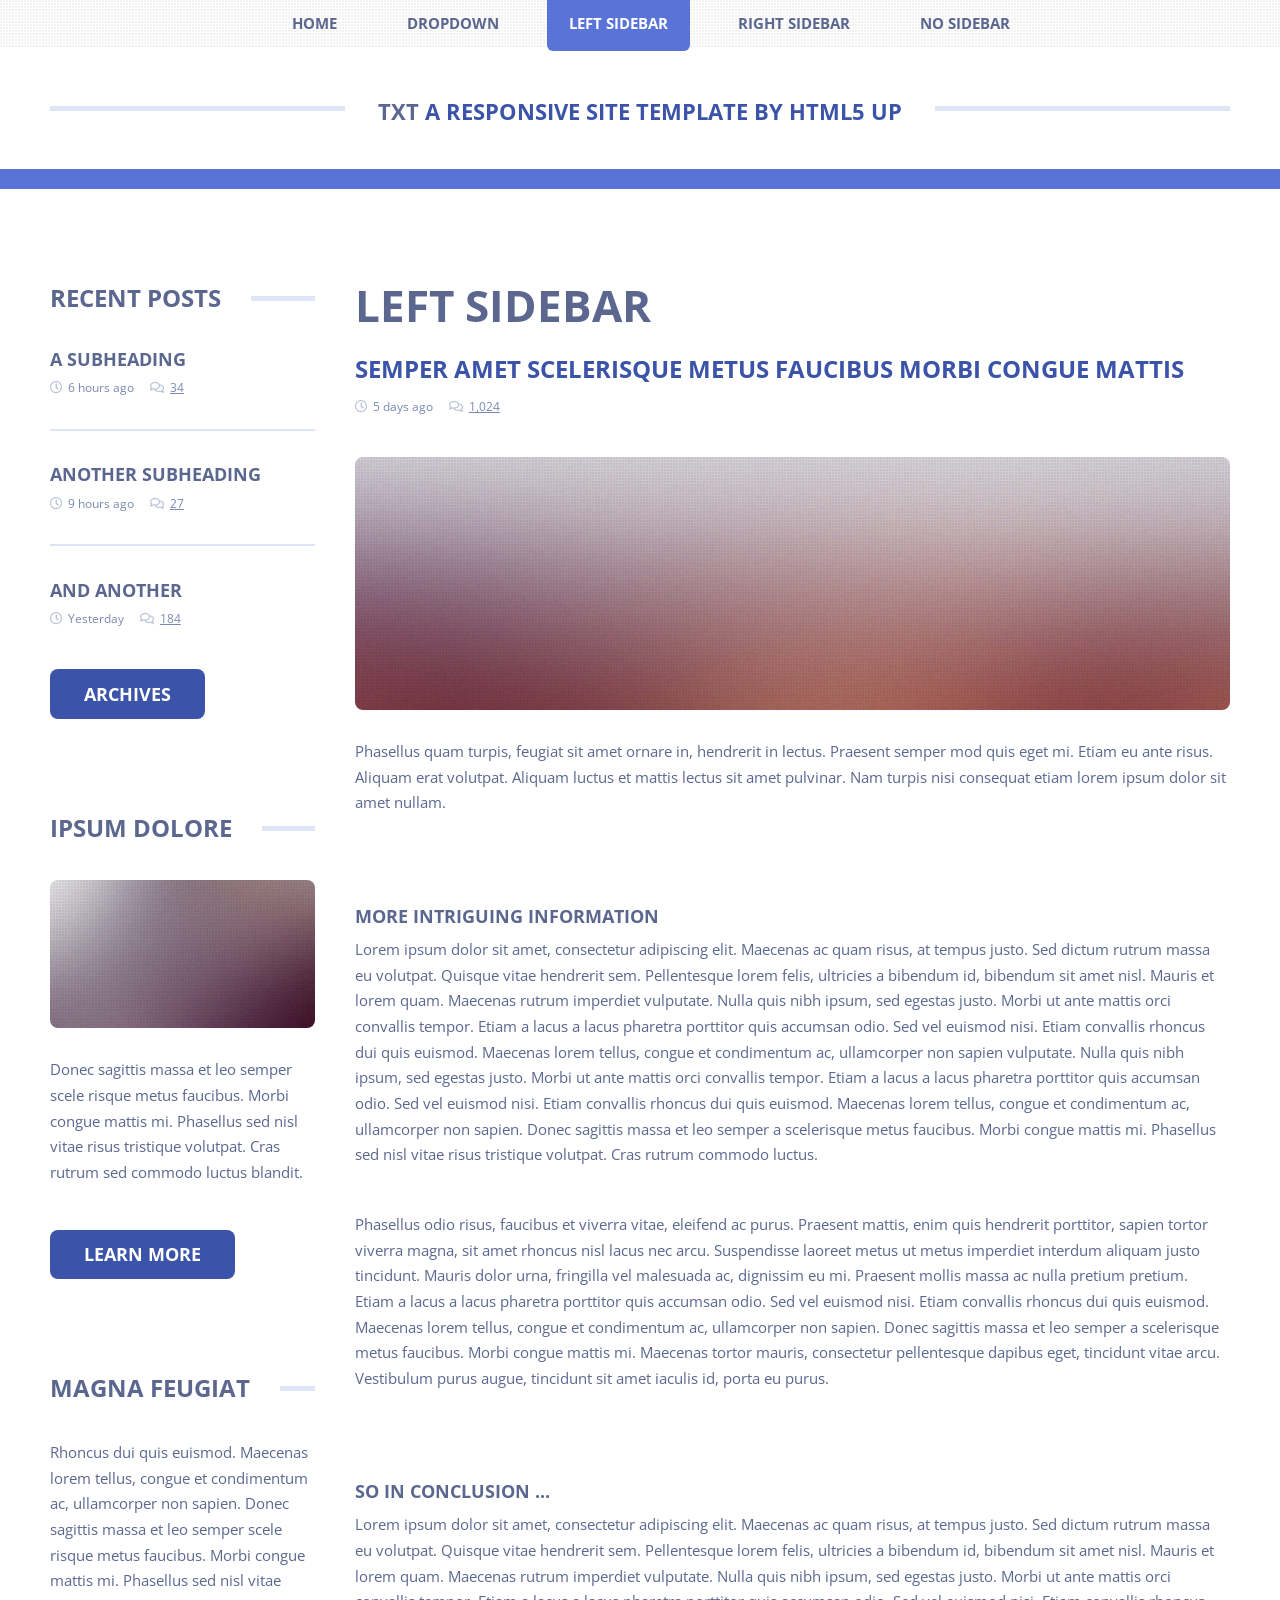
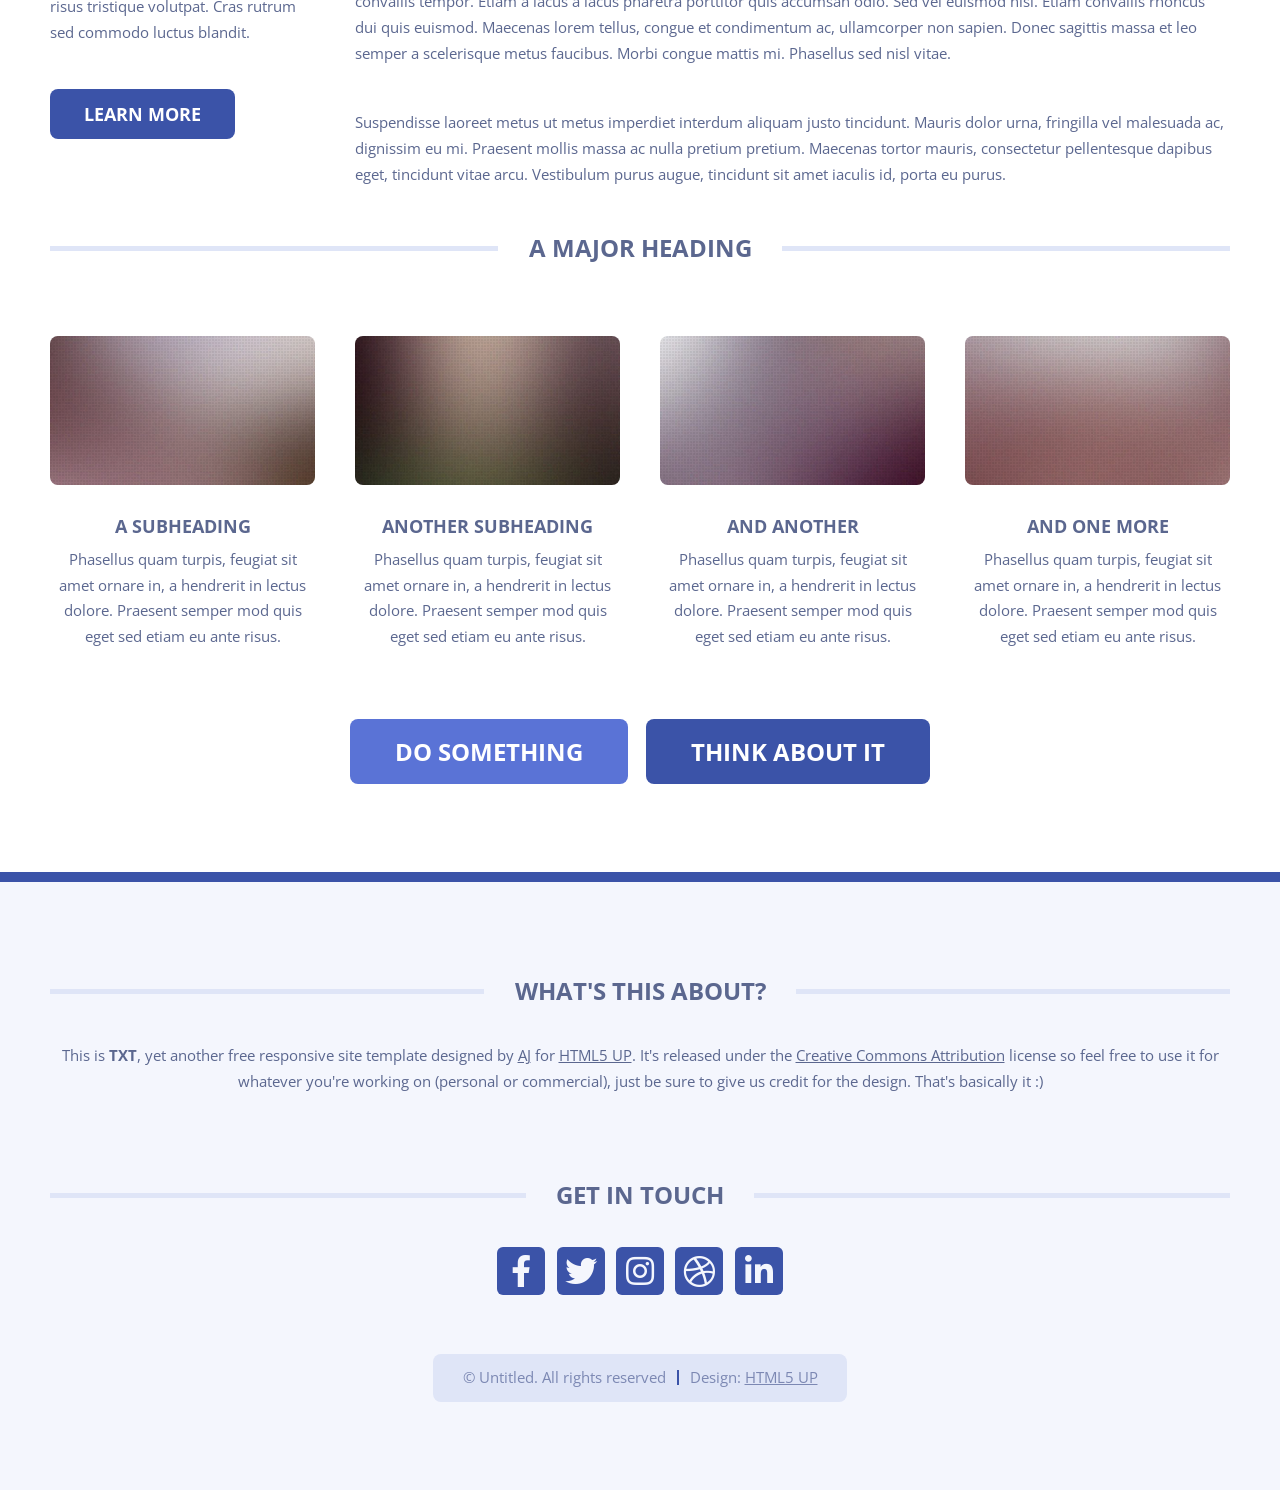
<file: _template/left-sidebar.html>
<!DOCTYPE HTML>
<!--
	TXT by HTML5 UP
	html5up.net | @ajlkn
	Free for personal and commercial use under the CCA 3.0 license (html5up.net/license)
-->
<html>
	<head>
		<title>Left Sidebar - TXT by HTML5 UP</title>
		<meta charset="utf-8" />
		<meta name="viewport" content="width=device-width, initial-scale=1, user-scalable=no" />
		<link rel="stylesheet" href="assets/css/main.css" />
	</head>
	<body class="is-preload">
		<div id="page-wrapper">

			<!-- Header -->
				<header id="header">
					<div class="logo container">
						<div>
							<h1><a href="index.html" id="logo">TXT</a></h1>
							<p>A responsive site template by HTML5 UP</p>
						</div>
					</div>
				</header>

			<!-- Nav -->
				<nav id="nav">
					<ul>
						<li><a href="index.html">Home</a></li>
						<li>
							<a href="#">Dropdown</a>
							<ul>
								<li><a href="#">Lorem ipsum dolor</a></li>
								<li><a href="#">Magna phasellus</a></li>
								<li>
									<a href="#">Phasellus consequat</a>
									<ul>
										<li><a href="#">Lorem ipsum dolor</a></li>
										<li><a href="#">Phasellus consequat</a></li>
										<li><a href="#">Magna phasellus</a></li>
										<li><a href="#">Etiam dolore nisl</a></li>
									</ul>
								</li>
								<li><a href="#">Veroeros feugiat</a></li>
							</ul>
						</li>
						<li class="current"><a href="left-sidebar.html">Left Sidebar</a></li>
						<li><a href="right-sidebar.html">Right Sidebar</a></li>
						<li><a href="no-sidebar.html">No Sidebar</a></li>
					</ul>
				</nav>

			<!-- Main -->
				<section id="main">
					<div class="container">
						<div class="row">
							<div class="col-3 col-12-medium">
								<div class="sidebar">

									<!-- Sidebar -->

										<!-- Recent Posts -->
											<section>
												<h2 class="major"><span>Recent Posts</span></h2>
												<ul class="divided">
													<li>
														<article class="box post-summary">
															<h3><a href="#">A Subheading</a></h3>
															<ul class="meta">
																<li class="icon fa-clock">6 hours ago</li>
																<li class="icon fa-comments"><a href="#">34</a></li>
															</ul>
														</article>
													</li>
													<li>
														<article class="box post-summary">
															<h3><a href="#">Another Subheading</a></h3>
															<ul class="meta">
																<li class="icon fa-clock">9 hours ago</li>
																<li class="icon fa-comments"><a href="#">27</a></li>
															</ul>
														</article>
													</li>
													<li>
														<article class="box post-summary">
															<h3><a href="#">And Another</a></h3>
															<ul class="meta">
																<li class="icon fa-clock">Yesterday</li>
																<li class="icon fa-comments"><a href="#">184</a></li>
															</ul>
														</article>
													</li>
												</ul>
												<a href="#" class="button alt">Archives</a>
											</section>

										<!-- Something -->
											<section>
												<h2 class="major"><span>Ipsum Dolore</span></h2>
												<a href="#" class="image featured"><img src="images/pic03.jpg" alt="" /></a>
												<p>
													Donec sagittis massa et leo semper scele risque metus faucibus. Morbi congue mattis mi.
													Phasellus sed nisl vitae risus tristique volutpat. Cras rutrum sed commodo luctus blandit.
												</p>
												<a href="#" class="button alt">Learn more</a>
											</section>

										<!-- Something -->
											<section>
												<h2 class="major"><span>Magna Feugiat</span></h2>
												<p>
													Rhoncus dui quis euismod. Maecenas lorem tellus, congue et condimentum ac, ullamcorper non sapien.
													Donec sagittis massa et leo semper scele risque metus faucibus. Morbi congue mattis mi.
													Phasellus sed nisl vitae risus tristique volutpat. Cras rutrum sed commodo luctus blandit.
												</p>
												<a href="#" class="button alt">Learn more</a>
											</section>

								</div>
							</div>
							<div class="col-9 col-12-medium imp-medium">
								<div class="content">

									<!-- Content -->

										<article class="box page-content">

											<header>
												<h2>Left Sidebar</h2>
												<p>Semper amet scelerisque metus faucibus morbi congue mattis</p>
												<ul class="meta">
													<li class="icon fa-clock">5 days ago</li>
													<li class="icon fa-comments"><a href="#">1,024</a></li>
												</ul>
											</header>

											<section>
												<span class="image featured"><img src="images/pic05.jpg" alt="" /></span>
												<p>
													Phasellus quam turpis, feugiat sit amet ornare in, hendrerit in lectus.
													Praesent semper mod quis eget mi. Etiam eu ante risus. Aliquam erat volutpat.
													Aliquam luctus et mattis lectus sit amet pulvinar. Nam turpis nisi
													consequat etiam lorem ipsum dolor sit amet nullam.
												</p>
											</section>

											<section>
												<h3>More intriguing information</h3>
												<p>
													Lorem ipsum dolor sit amet, consectetur adipiscing elit. Maecenas ac quam risus, at tempus
													justo. Sed dictum rutrum massa eu volutpat. Quisque vitae hendrerit sem. Pellentesque lorem felis,
													ultricies a bibendum id, bibendum sit amet nisl. Mauris et lorem quam. Maecenas rutrum imperdiet
													vulputate. Nulla quis nibh ipsum, sed egestas justo. Morbi ut ante mattis orci convallis tempor.
													Etiam a lacus a lacus pharetra porttitor quis accumsan odio. Sed vel euismod nisi. Etiam convallis
													rhoncus dui quis euismod. Maecenas lorem tellus, congue et condimentum ac, ullamcorper non sapien
													vulputate. Nulla quis nibh ipsum, sed egestas justo. Morbi ut ante mattis orci convallis tempor.
													Etiam a lacus a lacus pharetra porttitor quis accumsan odio. Sed vel euismod nisi. Etiam convallis
													rhoncus dui quis euismod. Maecenas lorem tellus, congue et condimentum ac, ullamcorper non sapien.
													Donec sagittis massa et leo semper a scelerisque metus faucibus. Morbi congue mattis mi.
													Phasellus sed nisl vitae risus tristique volutpat. Cras rutrum commodo luctus.
												</p>
												<p>
													Phasellus odio risus, faucibus et viverra vitae, eleifend ac purus. Praesent mattis, enim
													quis hendrerit porttitor, sapien tortor viverra magna, sit amet rhoncus nisl lacus nec arcu.
													Suspendisse laoreet metus ut metus imperdiet interdum aliquam justo tincidunt. Mauris dolor urna,
													fringilla vel malesuada ac, dignissim eu mi. Praesent mollis massa ac nulla pretium pretium.
													Etiam a lacus a lacus pharetra porttitor quis accumsan odio. Sed vel euismod nisi. Etiam convallis
													rhoncus dui quis euismod. Maecenas lorem tellus, congue et condimentum ac, ullamcorper non sapien.
													Donec sagittis massa et leo semper a scelerisque metus faucibus. Morbi congue mattis mi.
													Maecenas tortor mauris, consectetur pellentesque dapibus eget, tincidunt vitae arcu.
													Vestibulum purus augue, tincidunt sit amet iaculis id, porta eu purus.
												</p>
											</section>

											<section>
												<h3>So in conclusion ...</h3>
												<p>
													Lorem ipsum dolor sit amet, consectetur adipiscing elit. Maecenas ac quam risus, at tempus
													justo. Sed dictum rutrum massa eu volutpat. Quisque vitae hendrerit sem. Pellentesque lorem felis,
													ultricies a bibendum id, bibendum sit amet nisl. Mauris et lorem quam. Maecenas rutrum imperdiet
													vulputate. Nulla quis nibh ipsum, sed egestas justo. Morbi ut ante mattis orci convallis tempor.
													Etiam a lacus a lacus pharetra porttitor quis accumsan odio. Sed vel euismod nisi. Etiam convallis
													rhoncus dui quis euismod. Maecenas lorem tellus, congue et condimentum ac, ullamcorper non sapien.
													Donec sagittis massa et leo semper a scelerisque metus faucibus. Morbi congue mattis mi.
													Phasellus sed nisl vitae.
												</p>
												<p>
													Suspendisse laoreet metus ut metus imperdiet interdum aliquam justo tincidunt. Mauris dolor urna,
													fringilla vel malesuada ac, dignissim eu mi. Praesent mollis massa ac nulla pretium pretium.
													Maecenas tortor mauris, consectetur pellentesque dapibus eget, tincidunt vitae arcu.
													Vestibulum purus augue, tincidunt sit amet iaculis id, porta eu purus.
												</p>
											</section>

										</article>

								</div>
							</div>
							<div class="col-12">

								<!-- Features -->
									<section class="box features">
										<h2 class="major"><span>A Major Heading</span></h2>
										<div>
											<div class="row">
												<div class="col-3 col-6-medium col-12-small">

													<!-- Feature -->
														<section class="box feature">
															<a href="#" class="image featured"><img src="images/pic01.jpg" alt="" /></a>
															<h3><a href="#">A Subheading</a></h3>
															<p>
																Phasellus quam turpis, feugiat sit amet ornare in, a hendrerit in
																lectus dolore. Praesent semper mod quis eget sed etiam eu ante risus.
															</p>
														</section>

												</div>
												<div class="col-3 col-6-medium col-12-small">

													<!-- Feature -->
														<section class="box feature">
															<a href="#" class="image featured"><img src="images/pic02.jpg" alt="" /></a>
															<h3><a href="#">Another Subheading</a></h3>
															<p>
																Phasellus quam turpis, feugiat sit amet ornare in, a hendrerit in
																lectus dolore. Praesent semper mod quis eget sed etiam eu ante risus.
															</p>
														</section>

												</div>
												<div class="col-3 col-6-medium col-12-small">

													<!-- Feature -->
														<section class="box feature">
															<a href="#" class="image featured"><img src="images/pic03.jpg" alt="" /></a>
															<h3><a href="#">And Another</a></h3>
															<p>
																Phasellus quam turpis, feugiat sit amet ornare in, a hendrerit in
																lectus dolore. Praesent semper mod quis eget sed etiam eu ante risus.
															</p>
														</section>

												</div>
												<div class="col-3 col-6-medium col-12-small">

													<!-- Feature -->
														<section class="box feature">
															<a href="#" class="image featured"><img src="images/pic04.jpg" alt="" /></a>
															<h3><a href="#">And One More</a></h3>
															<p>
																Phasellus quam turpis, feugiat sit amet ornare in, a hendrerit in
																lectus dolore. Praesent semper mod quis eget sed etiam eu ante risus.
															</p>
														</section>

												</div>
												<div class="col-12">
													<ul class="actions">
														<li><a href="#" class="button large">Do Something</a></li>
														<li><a href="#" class="button alt large">Think About It</a></li>
													</ul>
												</div>
											</div>
										</div>
									</section>

							</div>
						</div>
					</div>
				</section>

			<!-- Footer -->
				<footer id="footer">
					<div class="container">
						<div class="row gtr-200">
							<div class="col-12">

								<!-- About -->
									<section>
										<h2 class="major"><span>What's this about?</span></h2>
										<p>
											This is <strong>TXT</strong>, yet another free responsive site template designed by
											<a href="http://twitter.com/ajlkn">AJ</a> for <a href="http://html5up.net">HTML5 UP</a>. It's released under the
											<a href="http://html5up.net/license/">Creative Commons Attribution</a> license so feel free to use it for
											whatever you're working on (personal or commercial), just be sure to give us credit for the design.
											That's basically it :)
										</p>
									</section>

							</div>
							<div class="col-12">

								<!-- Contact -->
									<section>
										<h2 class="major"><span>Get in touch</span></h2>
										<ul class="contact">
											<li><a class="icon brands fa-facebook-f" href="#"><span class="label">Facebook</span></a></li>
											<li><a class="icon brands fa-twitter" href="#"><span class="label">Twitter</span></a></li>
											<li><a class="icon brands fa-instagram" href="#"><span class="label">Instagram</span></a></li>
											<li><a class="icon brands fa-dribbble" href="#"><span class="label">Dribbble</span></a></li>
											<li><a class="icon brands fa-linkedin-in" href="#"><span class="label">LinkedIn</span></a></li>
										</ul>
									</section>

							</div>
						</div>

						<!-- Copyright -->
							<div id="copyright">
								<ul class="menu">
									<li>&copy; Untitled. All rights reserved</li><li>Design: <a href="http://html5up.net">HTML5 UP</a></li>
								</ul>
							</div>

					</div>
				</footer>

		</div>

		<!-- Scripts -->
			<script src="assets/js/jquery.min.js"></script>
			<script src="assets/js/jquery.dropotron.min.js"></script>
			<script src="assets/js/jquery.scrolly.min.js"></script>
			<script src="assets/js/browser.min.js"></script>
			<script src="assets/js/breakpoints.min.js"></script>
			<script src="assets/js/util.js"></script>
			<script src="assets/js/main.js"></script>

	</body>
</html>
</file>
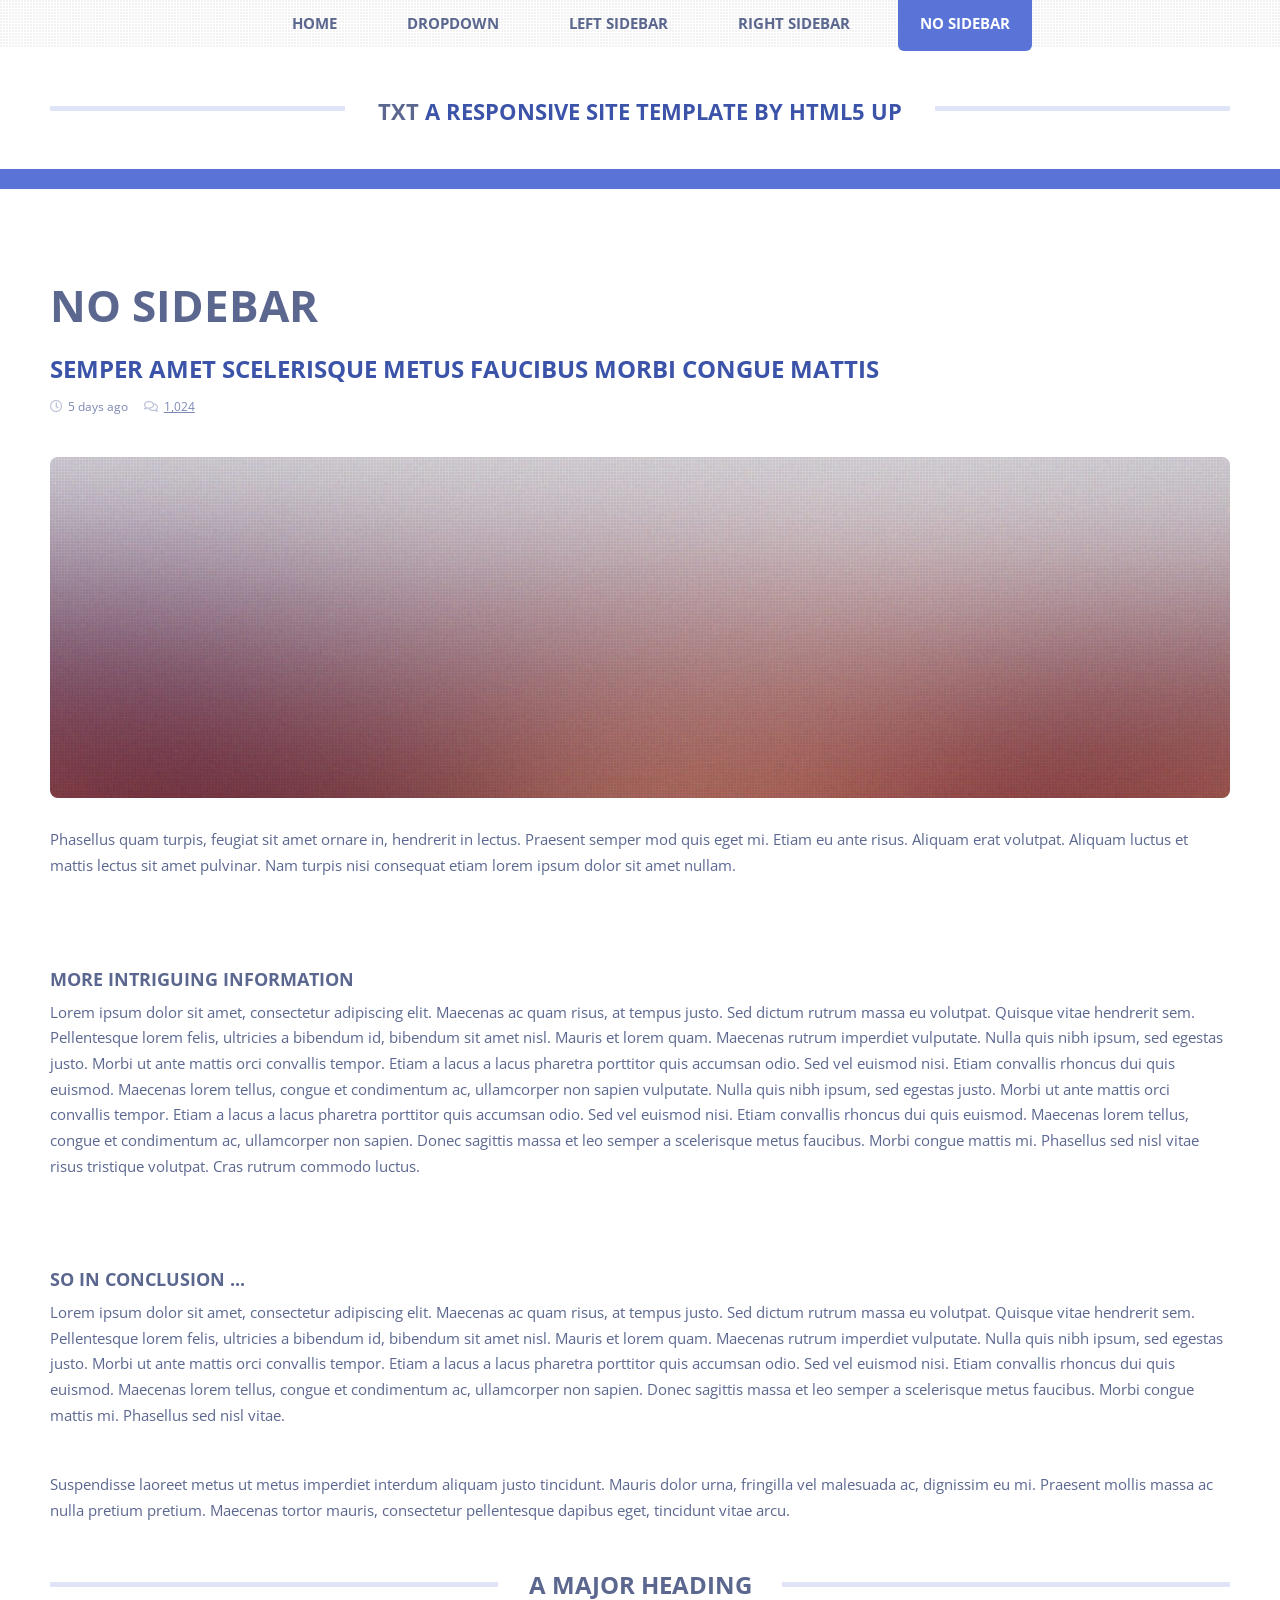
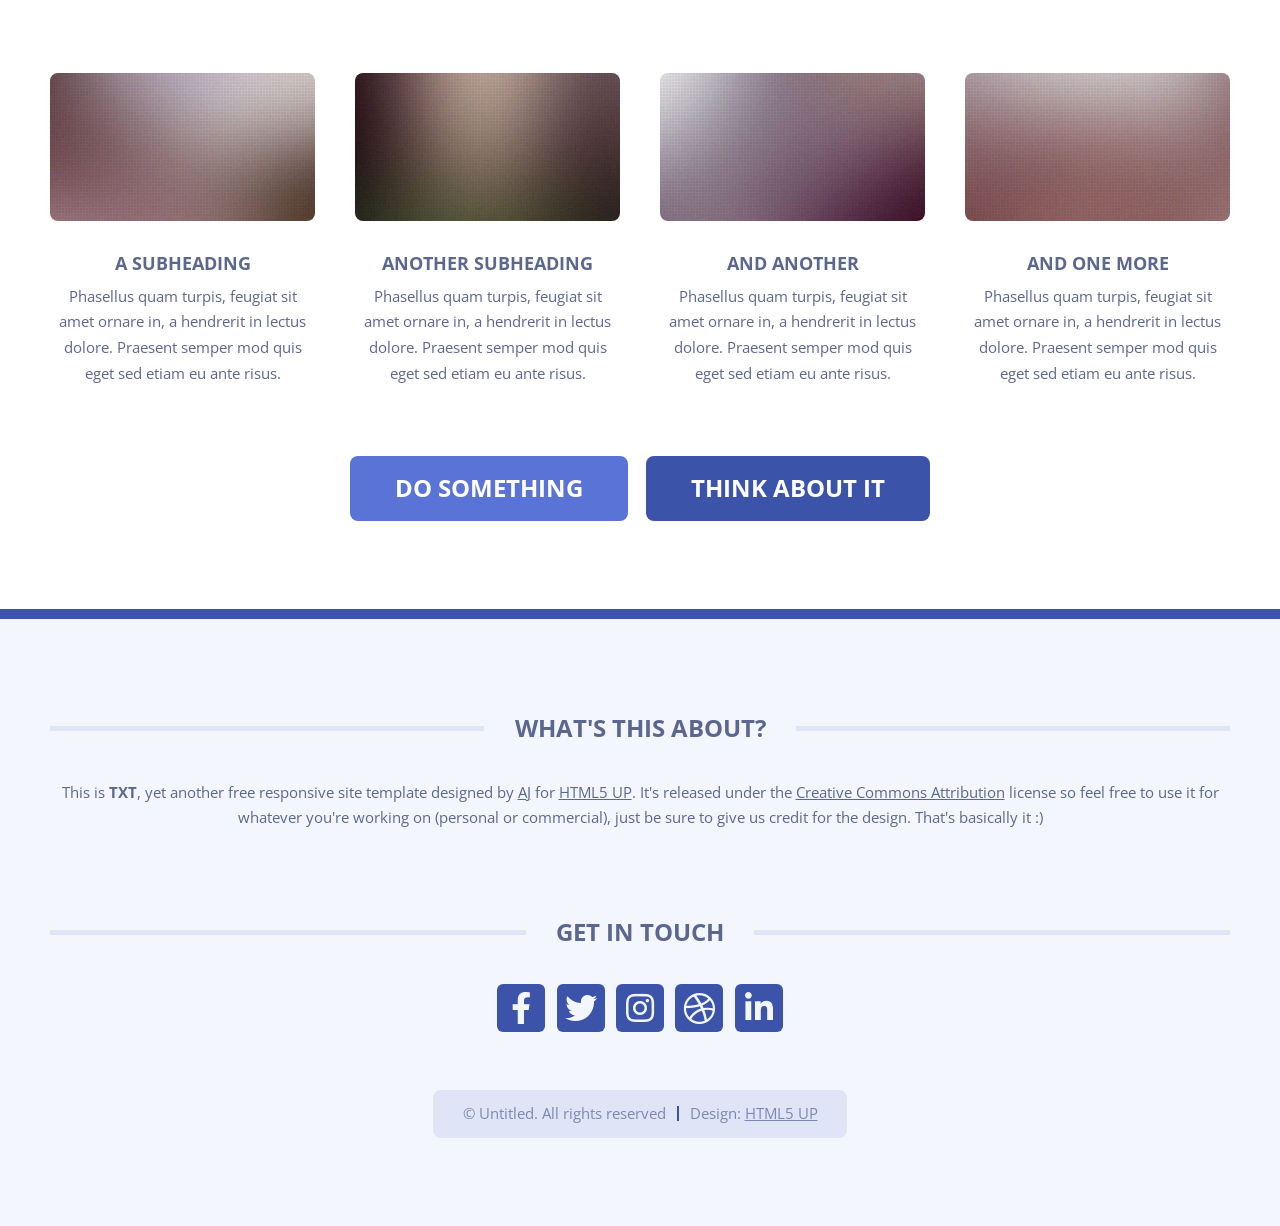
<file: _template/no-sidebar.html>
<!DOCTYPE HTML>
<!--
	TXT by HTML5 UP
	html5up.net | @ajlkn
	Free for personal and commercial use under the CCA 3.0 license (html5up.net/license)
-->
<html>
	<head>
		<title>No Sidebar - TXT by HTML5 UP</title>
		<meta charset="utf-8" />
		<meta name="viewport" content="width=device-width, initial-scale=1, user-scalable=no" />
		<link rel="stylesheet" href="assets/css/main.css" />
	</head>
	<body class="is-preload">
		<div id="page-wrapper">

			<!-- Header -->
				<header id="header">
					<div class="logo container">
						<div>
							<h1><a href="index.html" id="logo">TXT</a></h1>
							<p>A responsive site template by HTML5 UP</p>
						</div>
					</div>
				</header>

			<!-- Nav -->
				<nav id="nav">
					<ul>
						<li><a href="index.html">Home</a></li>
						<li>
							<a href="#">Dropdown</a>
							<ul>
								<li><a href="#">Lorem ipsum dolor</a></li>
								<li><a href="#">Magna phasellus</a></li>
								<li>
									<a href="#">Phasellus consequat</a>
									<ul>
										<li><a href="#">Lorem ipsum dolor</a></li>
										<li><a href="#">Phasellus consequat</a></li>
										<li><a href="#">Magna phasellus</a></li>
										<li><a href="#">Etiam dolore nisl</a></li>
									</ul>
								</li>
								<li><a href="#">Veroeros feugiat</a></li>
							</ul>
						</li>
						<li><a href="left-sidebar.html">Left Sidebar</a></li>
						<li><a href="right-sidebar.html">Right Sidebar</a></li>
						<li class="current"><a href="no-sidebar.html">No Sidebar</a></li>
					</ul>
				</nav>

			<!-- Main -->
				<section id="main">
					<div class="container">
						<div class="row">
							<div class="col-12">
								<div class="content">

									<!-- Content -->

										<article class="box page-content">

											<header>
												<h2>No Sidebar</h2>
												<p>Semper amet scelerisque metus faucibus morbi congue mattis</p>
												<ul class="meta">
													<li class="icon fa-clock">5 days ago</li>
													<li class="icon fa-comments"><a href="#">1,024</a></li>
												</ul>
											</header>

											<section>
												<span class="image featured"><img src="images/pic05.jpg" alt="" /></span>
												<p>
													Phasellus quam turpis, feugiat sit amet ornare in, hendrerit in lectus.
													Praesent semper mod quis eget mi. Etiam eu ante risus. Aliquam erat volutpat.
													Aliquam luctus et mattis lectus sit amet pulvinar. Nam turpis nisi
													consequat etiam lorem ipsum dolor sit amet nullam.
												</p>
											</section>

											<section>
												<h3>More intriguing information</h3>
												<p>
													Lorem ipsum dolor sit amet, consectetur adipiscing elit. Maecenas ac quam risus, at tempus
													justo. Sed dictum rutrum massa eu volutpat. Quisque vitae hendrerit sem. Pellentesque lorem felis,
													ultricies a bibendum id, bibendum sit amet nisl. Mauris et lorem quam. Maecenas rutrum imperdiet
													vulputate. Nulla quis nibh ipsum, sed egestas justo. Morbi ut ante mattis orci convallis tempor.
													Etiam a lacus a lacus pharetra porttitor quis accumsan odio. Sed vel euismod nisi. Etiam convallis
													rhoncus dui quis euismod. Maecenas lorem tellus, congue et condimentum ac, ullamcorper non sapien
													vulputate. Nulla quis nibh ipsum, sed egestas justo. Morbi ut ante mattis orci convallis tempor.
													Etiam a lacus a lacus pharetra porttitor quis accumsan odio. Sed vel euismod nisi. Etiam convallis
													rhoncus dui quis euismod. Maecenas lorem tellus, congue et condimentum ac, ullamcorper non sapien.
													Donec sagittis massa et leo semper a scelerisque metus faucibus. Morbi congue mattis mi.
													Phasellus sed nisl vitae risus tristique volutpat. Cras rutrum commodo luctus.
												</p>
											</section>

											<section>
												<h3>So in conclusion ...</h3>
												<p>
													Lorem ipsum dolor sit amet, consectetur adipiscing elit. Maecenas ac quam risus, at tempus
													justo. Sed dictum rutrum massa eu volutpat. Quisque vitae hendrerit sem. Pellentesque lorem felis,
													ultricies a bibendum id, bibendum sit amet nisl. Mauris et lorem quam. Maecenas rutrum imperdiet
													vulputate. Nulla quis nibh ipsum, sed egestas justo. Morbi ut ante mattis orci convallis tempor.
													Etiam a lacus a lacus pharetra porttitor quis accumsan odio. Sed vel euismod nisi. Etiam convallis
													rhoncus dui quis euismod. Maecenas lorem tellus, congue et condimentum ac, ullamcorper non sapien.
													Donec sagittis massa et leo semper a scelerisque metus faucibus. Morbi congue mattis mi.
													Phasellus sed nisl vitae.
												</p>
												<p>
													Suspendisse laoreet metus ut metus imperdiet interdum aliquam justo tincidunt. Mauris dolor urna,
													fringilla vel malesuada ac, dignissim eu mi. Praesent mollis massa ac nulla pretium pretium.
													Maecenas tortor mauris, consectetur pellentesque dapibus eget, tincidunt vitae arcu.
												</p>
											</section>

										</article>

								</div>
							</div>
							<div class="col-12">

								<!-- Features -->
									<section class="box features">
										<h2 class="major"><span>A Major Heading</span></h2>
										<div>
											<div class="row">
												<div class="col-3 col-6-medium col-12-small">

													<!-- Feature -->
														<section class="box feature">
															<a href="#" class="image featured"><img src="images/pic01.jpg" alt="" /></a>
															<h3><a href="#">A Subheading</a></h3>
															<p>
																Phasellus quam turpis, feugiat sit amet ornare in, a hendrerit in
																lectus dolore. Praesent semper mod quis eget sed etiam eu ante risus.
															</p>
														</section>

												</div>
												<div class="col-3 col-6-medium col-12-small">

													<!-- Feature -->
														<section class="box feature">
															<a href="#" class="image featured"><img src="images/pic02.jpg" alt="" /></a>
															<h3><a href="#">Another Subheading</a></h3>
															<p>
																Phasellus quam turpis, feugiat sit amet ornare in, a hendrerit in
																lectus dolore. Praesent semper mod quis eget sed etiam eu ante risus.
															</p>
														</section>

												</div>
												<div class="col-3 col-6-medium col-12-small">

													<!-- Feature -->
														<section class="box feature">
															<a href="#" class="image featured"><img src="images/pic03.jpg" alt="" /></a>
															<h3><a href="#">And Another</a></h3>
															<p>
																Phasellus quam turpis, feugiat sit amet ornare in, a hendrerit in
																lectus dolore. Praesent semper mod quis eget sed etiam eu ante risus.
															</p>
														</section>

												</div>
												<div class="col-3 col-6-medium col-12-small">

													<!-- Feature -->
														<section class="box feature">
															<a href="#" class="image featured"><img src="images/pic04.jpg" alt="" /></a>
															<h3><a href="#">And One More</a></h3>
															<p>
																Phasellus quam turpis, feugiat sit amet ornare in, a hendrerit in
																lectus dolore. Praesent semper mod quis eget sed etiam eu ante risus.
															</p>
														</section>

												</div>
												<div class="col-12">
													<ul class="actions">
														<li><a href="#" class="button large">Do Something</a></li>
														<li><a href="#" class="button alt large">Think About It</a></li>
													</ul>
												</div>
											</div>
										</div>
									</section>

							</div>
						</div>
					</div>
				</section>

			<!-- Footer -->
				<footer id="footer">
					<div class="container">
						<div class="row gtr-200">
							<div class="col-12">

								<!-- About -->
									<section>
										<h2 class="major"><span>What's this about?</span></h2>
										<p>
											This is <strong>TXT</strong>, yet another free responsive site template designed by
											<a href="http://twitter.com/ajlkn">AJ</a> for <a href="http://html5up.net">HTML5 UP</a>. It's released under the
											<a href="http://html5up.net/license/">Creative Commons Attribution</a> license so feel free to use it for
											whatever you're working on (personal or commercial), just be sure to give us credit for the design.
											That's basically it :)
										</p>
									</section>

							</div>
							<div class="col-12">

								<!-- Contact -->
									<section>
										<h2 class="major"><span>Get in touch</span></h2>
										<ul class="contact">
											<li><a class="icon brands fa-facebook-f" href="#"><span class="label">Facebook</span></a></li>
											<li><a class="icon brands fa-twitter" href="#"><span class="label">Twitter</span></a></li>
											<li><a class="icon brands fa-instagram" href="#"><span class="label">Instagram</span></a></li>
											<li><a class="icon brands fa-dribbble" href="#"><span class="label">Dribbble</span></a></li>
											<li><a class="icon brands fa-linkedin-in" href="#"><span class="label">LinkedIn</span></a></li>
										</ul>
									</section>

							</div>
						</div>

						<!-- Copyright -->
							<div id="copyright">
								<ul class="menu">
									<li>&copy; Untitled. All rights reserved</li><li>Design: <a href="http://html5up.net">HTML5 UP</a></li>
								</ul>
							</div>

					</div>
				</footer>

		</div>

		<!-- Scripts -->
			<script src="assets/js/jquery.min.js"></script>
			<script src="assets/js/jquery.dropotron.min.js"></script>
			<script src="assets/js/jquery.scrolly.min.js"></script>
			<script src="assets/js/browser.min.js"></script>
			<script src="assets/js/breakpoints.min.js"></script>
			<script src="assets/js/util.js"></script>
			<script src="assets/js/main.js"></script>

	</body>
</html>
</file>
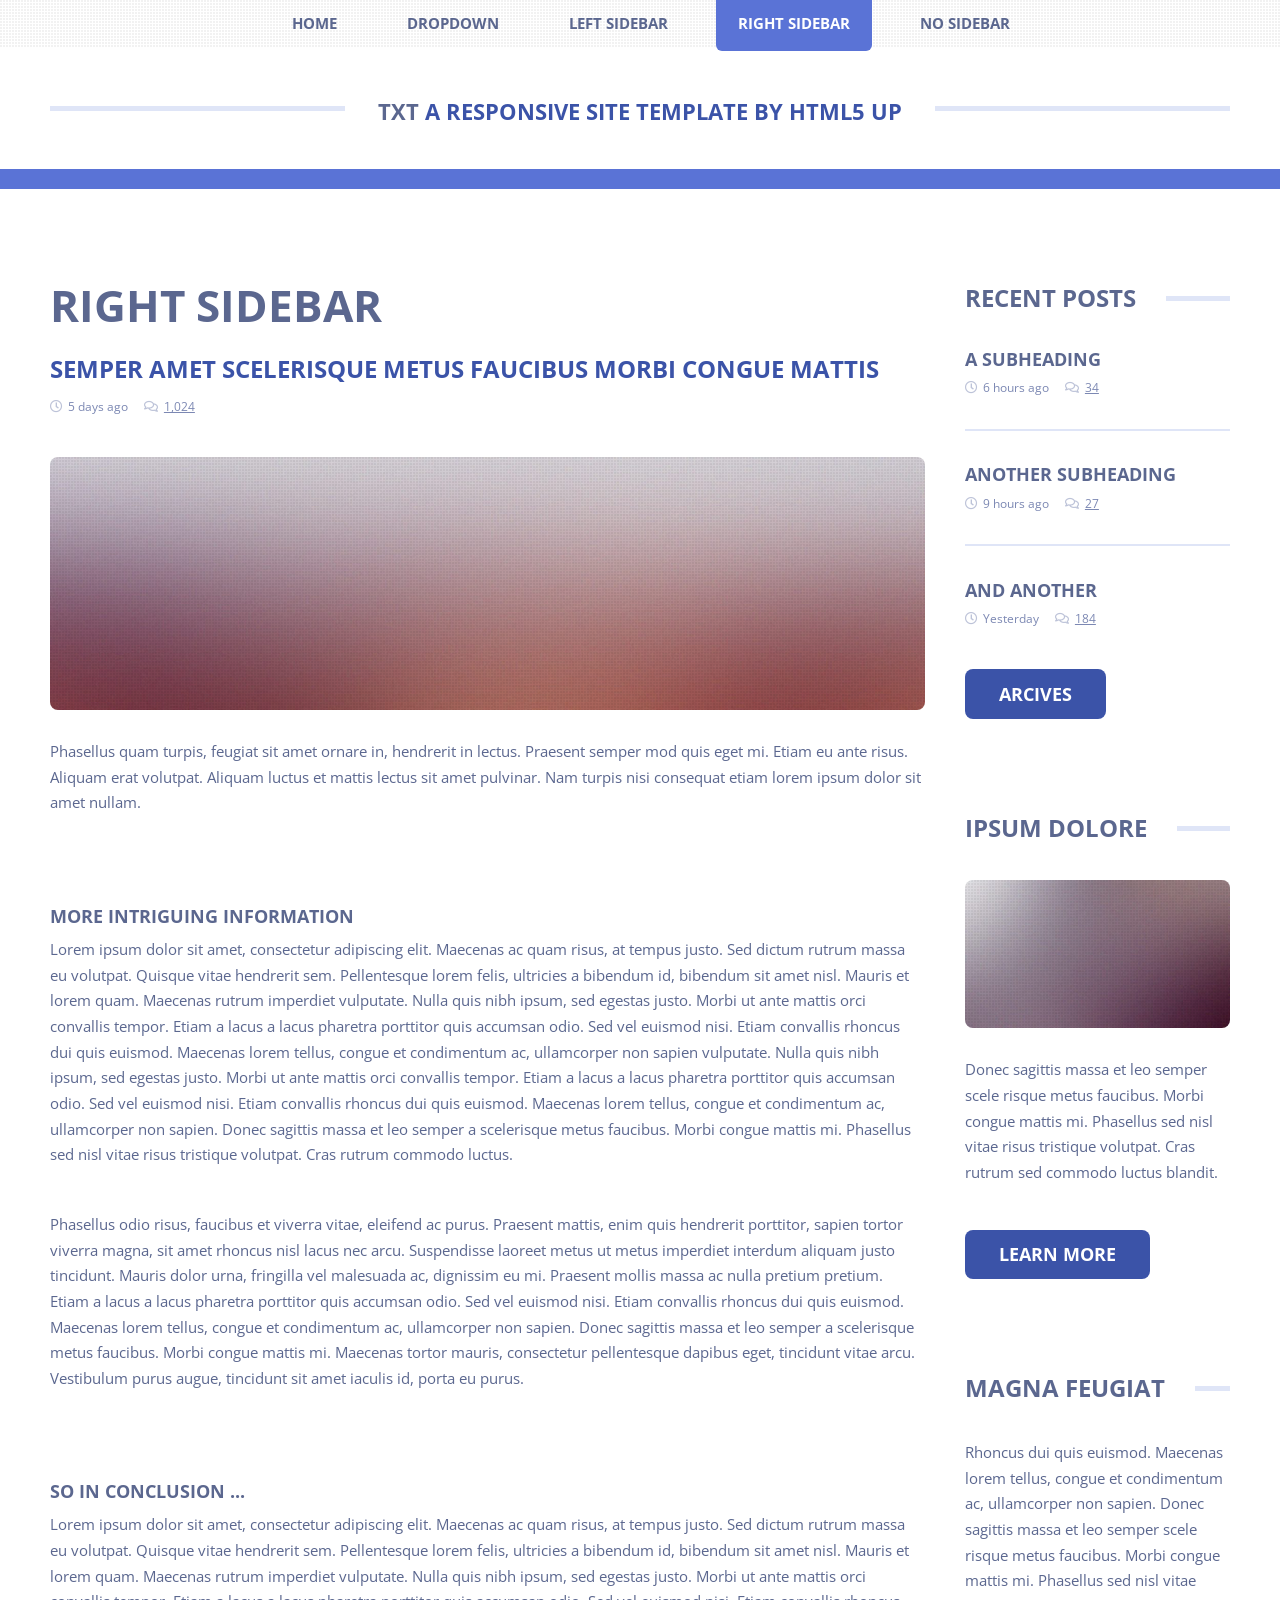
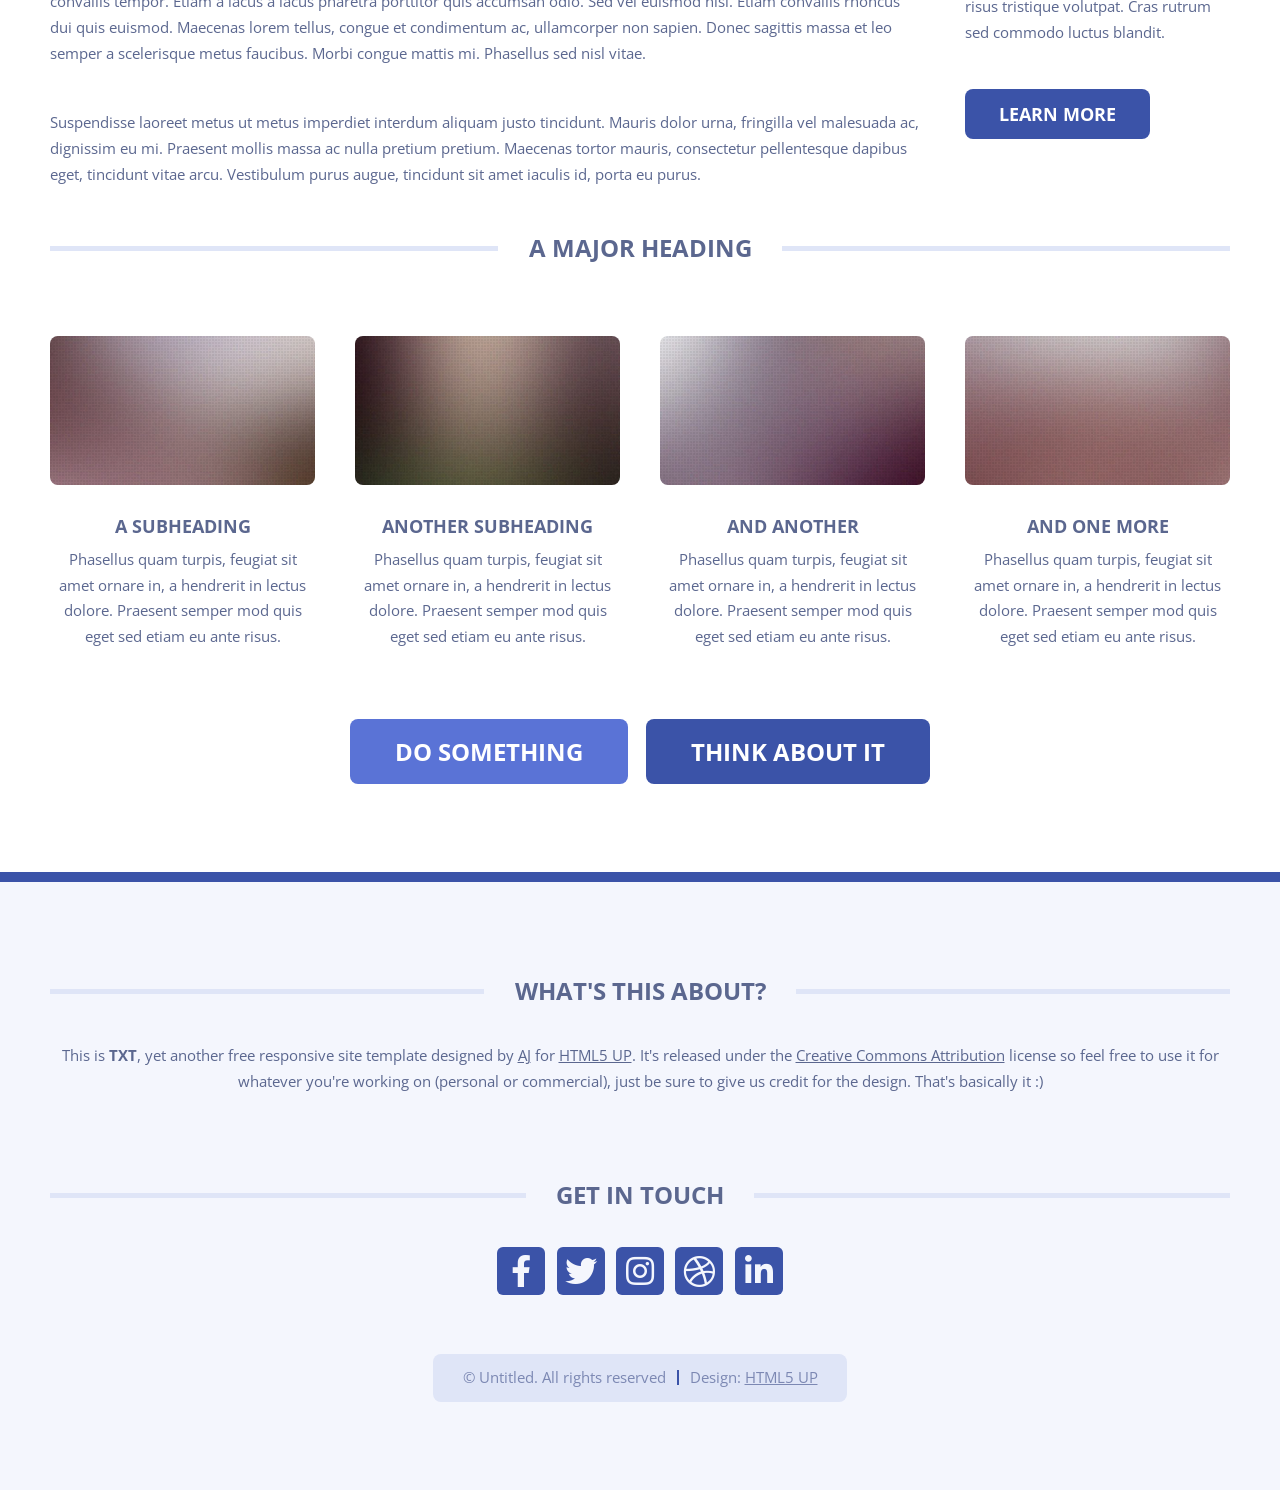
<file: _template/right-sidebar.html>
<!DOCTYPE HTML>
<!--
	TXT by HTML5 UP
	html5up.net | @ajlkn
	Free for personal and commercial use under the CCA 3.0 license (html5up.net/license)
-->
<html>
	<head>
		<title>Right Sidebar - TXT by HTML5 UP</title>
		<meta charset="utf-8" />
		<meta name="viewport" content="width=device-width, initial-scale=1, user-scalable=no" />
		<link rel="stylesheet" href="assets/css/main.css" />
	</head>
	<body class="is-preload">
		<div id="page-wrapper">

			<!-- Header -->
				<header id="header">
					<div class="logo container">
						<div>
							<h1><a href="index.html" id="logo">TXT</a></h1>
							<p>A responsive site template by HTML5 UP</p>
						</div>
					</div>
				</header>

			<!-- Nav -->
				<nav id="nav">
					<ul>
						<li><a href="index.html">Home</a></li>
						<li>
							<a href="#">Dropdown</a>
							<ul>
								<li><a href="#">Lorem ipsum dolor</a></li>
								<li><a href="#">Magna phasellus</a></li>
								<li>
									<a href="#">Phasellus consequat</a>
									<ul>
										<li><a href="#">Lorem ipsum dolor</a></li>
										<li><a href="#">Phasellus consequat</a></li>
										<li><a href="#">Magna phasellus</a></li>
										<li><a href="#">Etiam dolore nisl</a></li>
									</ul>
								</li>
								<li><a href="#">Veroeros feugiat</a></li>
							</ul>
						</li>
						<li><a href="left-sidebar.html">Left Sidebar</a></li>
						<li class="current"><a href="right-sidebar.html">Right Sidebar</a></li>
						<li><a href="no-sidebar.html">No Sidebar</a></li>
					</ul>
				</nav>

			<!-- Main -->
				<section id="main">
					<div class="container">
						<div class="row">
							<div class="col-9 col-12-medium">
								<div class="content">

									<!-- Content -->

										<article class="box page-content">

											<header>
												<h2>Right Sidebar</h2>
												<p>Semper amet scelerisque metus faucibus morbi congue mattis</p>
												<ul class="meta">
													<li class="icon fa-clock">5 days ago</li>
													<li class="icon fa-comments"><a href="#">1,024</a></li>
												</ul>
											</header>

											<section>
												<span class="image featured"><img src="images/pic05.jpg" alt="" /></span>
												<p>
													Phasellus quam turpis, feugiat sit amet ornare in, hendrerit in lectus.
													Praesent semper mod quis eget mi. Etiam eu ante risus. Aliquam erat volutpat.
													Aliquam luctus et mattis lectus sit amet pulvinar. Nam turpis nisi
													consequat etiam lorem ipsum dolor sit amet nullam.
												</p>
											</section>

											<section>
												<h3>More intriguing information</h3>
												<p>
													Lorem ipsum dolor sit amet, consectetur adipiscing elit. Maecenas ac quam risus, at tempus
													justo. Sed dictum rutrum massa eu volutpat. Quisque vitae hendrerit sem. Pellentesque lorem felis,
													ultricies a bibendum id, bibendum sit amet nisl. Mauris et lorem quam. Maecenas rutrum imperdiet
													vulputate. Nulla quis nibh ipsum, sed egestas justo. Morbi ut ante mattis orci convallis tempor.
													Etiam a lacus a lacus pharetra porttitor quis accumsan odio. Sed vel euismod nisi. Etiam convallis
													rhoncus dui quis euismod. Maecenas lorem tellus, congue et condimentum ac, ullamcorper non sapien
													vulputate. Nulla quis nibh ipsum, sed egestas justo. Morbi ut ante mattis orci convallis tempor.
													Etiam a lacus a lacus pharetra porttitor quis accumsan odio. Sed vel euismod nisi. Etiam convallis
													rhoncus dui quis euismod. Maecenas lorem tellus, congue et condimentum ac, ullamcorper non sapien.
													Donec sagittis massa et leo semper a scelerisque metus faucibus. Morbi congue mattis mi.
													Phasellus sed nisl vitae risus tristique volutpat. Cras rutrum commodo luctus.
												</p>
												<p>
													Phasellus odio risus, faucibus et viverra vitae, eleifend ac purus. Praesent mattis, enim
													quis hendrerit porttitor, sapien tortor viverra magna, sit amet rhoncus nisl lacus nec arcu.
													Suspendisse laoreet metus ut metus imperdiet interdum aliquam justo tincidunt. Mauris dolor urna,
													fringilla vel malesuada ac, dignissim eu mi. Praesent mollis massa ac nulla pretium pretium.
													Etiam a lacus a lacus pharetra porttitor quis accumsan odio. Sed vel euismod nisi. Etiam convallis
													rhoncus dui quis euismod. Maecenas lorem tellus, congue et condimentum ac, ullamcorper non sapien.
													Donec sagittis massa et leo semper a scelerisque metus faucibus. Morbi congue mattis mi.
													Maecenas tortor mauris, consectetur pellentesque dapibus eget, tincidunt vitae arcu.
													Vestibulum purus augue, tincidunt sit amet iaculis id, porta eu purus.
												</p>
											</section>

											<section>
												<h3>So in conclusion ...</h3>
												<p>
													Lorem ipsum dolor sit amet, consectetur adipiscing elit. Maecenas ac quam risus, at tempus
													justo. Sed dictum rutrum massa eu volutpat. Quisque vitae hendrerit sem. Pellentesque lorem felis,
													ultricies a bibendum id, bibendum sit amet nisl. Mauris et lorem quam. Maecenas rutrum imperdiet
													vulputate. Nulla quis nibh ipsum, sed egestas justo. Morbi ut ante mattis orci convallis tempor.
													Etiam a lacus a lacus pharetra porttitor quis accumsan odio. Sed vel euismod nisi. Etiam convallis
													rhoncus dui quis euismod. Maecenas lorem tellus, congue et condimentum ac, ullamcorper non sapien.
													Donec sagittis massa et leo semper a scelerisque metus faucibus. Morbi congue mattis mi.
													Phasellus sed nisl vitae.
												</p>
												<p>
													Suspendisse laoreet metus ut metus imperdiet interdum aliquam justo tincidunt. Mauris dolor urna,
													fringilla vel malesuada ac, dignissim eu mi. Praesent mollis massa ac nulla pretium pretium.
													Maecenas tortor mauris, consectetur pellentesque dapibus eget, tincidunt vitae arcu.
													Vestibulum purus augue, tincidunt sit amet iaculis id, porta eu purus.
												</p>
											</section>

										</article>

								</div>
							</div>
							<div class="col-3 col-12-medium">
								<div class="sidebar">

									<!-- Sidebar -->

										<!-- Recent Posts -->
											<section>
												<h2 class="major"><span>Recent Posts</span></h2>
												<ul class="divided">
													<li>
														<article class="box post-summary">
															<h3><a href="#">A Subheading</a></h3>
															<ul class="meta">
																<li class="icon fa-clock">6 hours ago</li>
																<li class="icon fa-comments"><a href="#">34</a></li>
															</ul>
														</article>
													</li>
													<li>
														<article class="box post-summary">
															<h3><a href="#">Another Subheading</a></h3>
															<ul class="meta">
																<li class="icon fa-clock">9 hours ago</li>
																<li class="icon fa-comments"><a href="#">27</a></li>
															</ul>
														</article>
													</li>
													<li>
														<article class="box post-summary">
															<h3><a href="#">And Another</a></h3>
															<ul class="meta">
																<li class="icon fa-clock">Yesterday</li>
																<li class="icon fa-comments"><a href="#">184</a></li>
															</ul>
														</article>
													</li>
												</ul>
												<a href="#" class="button alt">Arcives</a>
											</section>

										<!-- Something -->
											<section>
												<h2 class="major"><span>Ipsum Dolore</span></h2>
												<a href="#" class="image featured"><img src="images/pic03.jpg" alt="" /></a>
												<p>
													Donec sagittis massa et leo semper scele risque metus faucibus. Morbi congue mattis mi.
													Phasellus sed nisl vitae risus tristique volutpat. Cras rutrum sed commodo luctus blandit.
												</p>
												<a href="#" class="button alt">Learn more</a>
											</section>

										<!-- Something -->
											<section>
												<h2 class="major"><span>Magna Feugiat</span></h2>
												<p>
													Rhoncus dui quis euismod. Maecenas lorem tellus, congue et condimentum ac, ullamcorper non sapien.
													Donec sagittis massa et leo semper scele risque metus faucibus. Morbi congue mattis mi.
													Phasellus sed nisl vitae risus tristique volutpat. Cras rutrum sed commodo luctus blandit.
												</p>
												<a href="#" class="button alt">Learn more</a>
											</section>

								</div>
							</div>
							<div class="col-12">

								<!-- Features -->
									<section class="box features">
										<h2 class="major"><span>A Major Heading</span></h2>
										<div>
											<div class="row">
												<div class="col-3 col-6-medium col-12-small">

													<!-- Feature -->
														<section class="box feature">
															<a href="#" class="image featured"><img src="images/pic01.jpg" alt="" /></a>
															<h3><a href="#">A Subheading</a></h3>
															<p>
																Phasellus quam turpis, feugiat sit amet ornare in, a hendrerit in
																lectus dolore. Praesent semper mod quis eget sed etiam eu ante risus.
															</p>
														</section>

												</div>
												<div class="col-3 col-6-medium col-12-small">

													<!-- Feature -->
														<section class="box feature">
															<a href="#" class="image featured"><img src="images/pic02.jpg" alt="" /></a>
															<h3><a href="#">Another Subheading</a></h3>
															<p>
																Phasellus quam turpis, feugiat sit amet ornare in, a hendrerit in
																lectus dolore. Praesent semper mod quis eget sed etiam eu ante risus.
															</p>
														</section>

												</div>
												<div class="col-3 col-6-medium col-12-small">

													<!-- Feature -->
														<section class="box feature">
															<a href="#" class="image featured"><img src="images/pic03.jpg" alt="" /></a>
															<h3><a href="#">And Another</a></h3>
															<p>
																Phasellus quam turpis, feugiat sit amet ornare in, a hendrerit in
																lectus dolore. Praesent semper mod quis eget sed etiam eu ante risus.
															</p>
														</section>

												</div>
												<div class="col-3 col-6-medium col-12-small">

													<!-- Feature -->
														<section class="box feature">
															<a href="#" class="image featured"><img src="images/pic04.jpg" alt="" /></a>
															<h3><a href="#">And One More</a></h3>
															<p>
																Phasellus quam turpis, feugiat sit amet ornare in, a hendrerit in
																lectus dolore. Praesent semper mod quis eget sed etiam eu ante risus.
															</p>
														</section>

												</div>
												<div class="col-12">
													<ul class="actions">
														<li><a href="#" class="button large">Do Something</a></li>
														<li><a href="#" class="button alt large">Think About It</a></li>
													</ul>
												</div>
											</div>
										</div>
									</section>

							</div>
						</div>
					</div>
				</section>

			<!-- Footer -->
				<footer id="footer">
					<div class="container">
						<div class="row gtr-200">
							<div class="col-12">

								<!-- About -->
									<section>
										<h2 class="major"><span>What's this about?</span></h2>
										<p>
											This is <strong>TXT</strong>, yet another free responsive site template designed by
											<a href="http://twitter.com/ajlkn">AJ</a> for <a href="http://html5up.net">HTML5 UP</a>. It's released under the
											<a href="http://html5up.net/license/">Creative Commons Attribution</a> license so feel free to use it for
											whatever you're working on (personal or commercial), just be sure to give us credit for the design.
											That's basically it :)
										</p>
									</section>

							</div>
							<div class="col-12">

								<!-- Contact -->
									<section>
										<h2 class="major"><span>Get in touch</span></h2>
										<ul class="contact">
											<li><a class="icon brands fa-facebook-f" href="#"><span class="label">Facebook</span></a></li>
											<li><a class="icon brands fa-twitter" href="#"><span class="label">Twitter</span></a></li>
											<li><a class="icon brands fa-instagram" href="#"><span class="label">Instagram</span></a></li>
											<li><a class="icon brands fa-dribbble" href="#"><span class="label">Dribbble</span></a></li>
											<li><a class="icon brands fa-linkedin-in" href="#"><span class="label">LinkedIn</span></a></li>
										</ul>
									</section>

							</div>
						</div>

						<!-- Copyright -->
							<div id="copyright">
								<ul class="menu">
									<li>&copy; Untitled. All rights reserved</li><li>Design: <a href="http://html5up.net">HTML5 UP</a></li>
								</ul>
							</div>

					</div>
				</footer>

		</div>

		<!-- Scripts -->
			<script src="assets/js/jquery.min.js"></script>
			<script src="assets/js/jquery.dropotron.min.js"></script>
			<script src="assets/js/jquery.scrolly.min.js"></script>
			<script src="assets/js/browser.min.js"></script>
			<script src="assets/js/breakpoints.min.js"></script>
			<script src="assets/js/util.js"></script>
			<script src="assets/js/main.js"></script>

	</body>
</html>
</file>
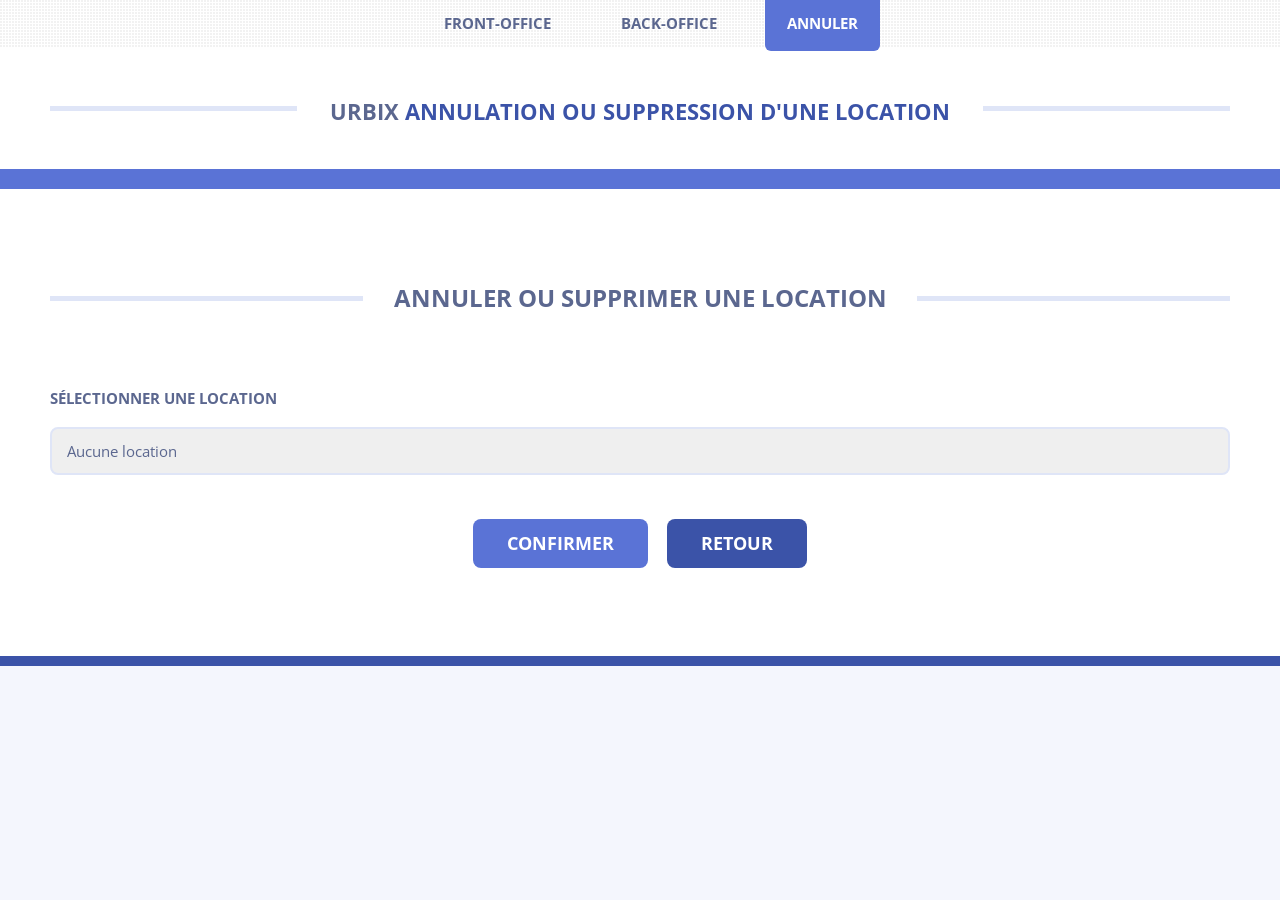
<file: _template/mobilite_urbix/annuler.html>
<!DOCTYPE HTML>
<html>
	<head>
		<title>Annuler ou supprimer - URBIX</title>
		<meta charset="utf-8" />
		<meta name="viewport" content="width=device-width, initial-scale=1, user-scalable=no" />
		<link rel="stylesheet" href="../assets/css/main.css" />
	</head>
	<body class="is-preload">
		<div id="page-wrapper">
			<header id="header">
				<div class="logo container">
					<div>
						<h1><a href="mobilite.html" id="logo">URBIX</a></h1>
						<p>Annulation ou suppression d'une location</p>
					</div>
				</div>
			</header>
			<nav id="nav">
				<ul>
					<li><a href="mobilite.html">Front-Office</a></li>
					<li><a href="backoffice_mobilite.html">Back-Office</a></li>
					<li class="current"><a href="annuler.html">Annuler</a></li>
				</ul>
			</nav>
			<section id="main">
				<div class="container">
					<section class="box">
						<h2 class="major"><span>Annuler ou supprimer une location</span></h2>
						<form id="formAnnuler">
							<label for="selectLoc">Sélectionner une location</label>
							<select id="selectLoc"></select>
							<p id="apercuAction" style="margin-top: 1em;"></p>
							<ul class="actions" style="margin-top: 1em;">
								<li><button type="submit" class="button" id="btnValider">Confirmer</button></li>
								<li><a href="mobilite.html" class="button alt">Retour</a></li>
							</ul>
						</form>
					</section>
				</div>
			</section>
		</div>
		<script src="../assets/js/jquery.min.js"></script>
		<script src="../assets/js/jquery.dropotron.min.js"></script>
		<script src="../assets/js/jquery.scrolly.min.js"></script>
		<script src="../assets/js/browser.min.js"></script>
		<script src="../assets/js/breakpoints.min.js"></script>
		<script src="../assets/js/util.js"></script>
		<script src="../assets/js/main.js"></script>
		<script>
			const STORAGE_KEY = 'urbix_mobilite_state_v2';
			let state = JSON.parse(localStorage.getItem(STORAGE_KEY) || '{"vehicules":[],"locations":[]}');
			const params = new URLSearchParams(window.location.search);
			const targetId = params.get('loc') || state.selectedLocationId || '';

			const selectLoc = document.getElementById('selectLoc');
			selectLoc.innerHTML = state.locations.length
				? state.locations.map(l => `<option value="${l.id}" ${l.id === targetId ? 'selected' : ''}>${l.id} — ${l.vehiculeNom} (${l.statut})</option>`).join('')
				: '<option value="">Aucune location</option>';

			function majApercu() {
				const l = state.locations.find(item => item.id === selectLoc.value);
				if (!l) { document.getElementById('apercuAction').textContent = ''; return; }
				const active = l.statut === 'reserve' || l.statut === 'encours';
				document.getElementById('apercuAction').textContent = active
					? 'Cette location sera marquée comme annulée et le véhicule redeviendra disponible.'
					: 'Cette ligne sera supprimée définitivement de l’historique.';
				document.getElementById('btnValider').textContent = active ? 'Annuler la location' : 'Supprimer de l’historique';
			}
			selectLoc.addEventListener('change', majApercu);
			majApercu();

			document.getElementById('formAnnuler').addEventListener('submit', function(e) {
				e.preventDefault();
				const idx = state.locations.findIndex(item => item.id === selectLoc.value);
				if (idx === -1) return;
				const l = state.locations[idx];
				const active = l.statut === 'reserve' || l.statut === 'encours';
				const v = state.vehicules.find(item => item.id === l.vehiculeId);

				if (active) {
					l.annulee = true;
					l.statut = 'termine';
					if (v) {
						v.statut = 'disponible';
						v.station = l.stationDepart;
					}
				} else {
					state.locations.splice(idx, 1);
				}
				localStorage.setItem(STORAGE_KEY, JSON.stringify(state));
				window.location.href = 'mobilite.html';
			});
		</script>
	</body>
</html>
</file>
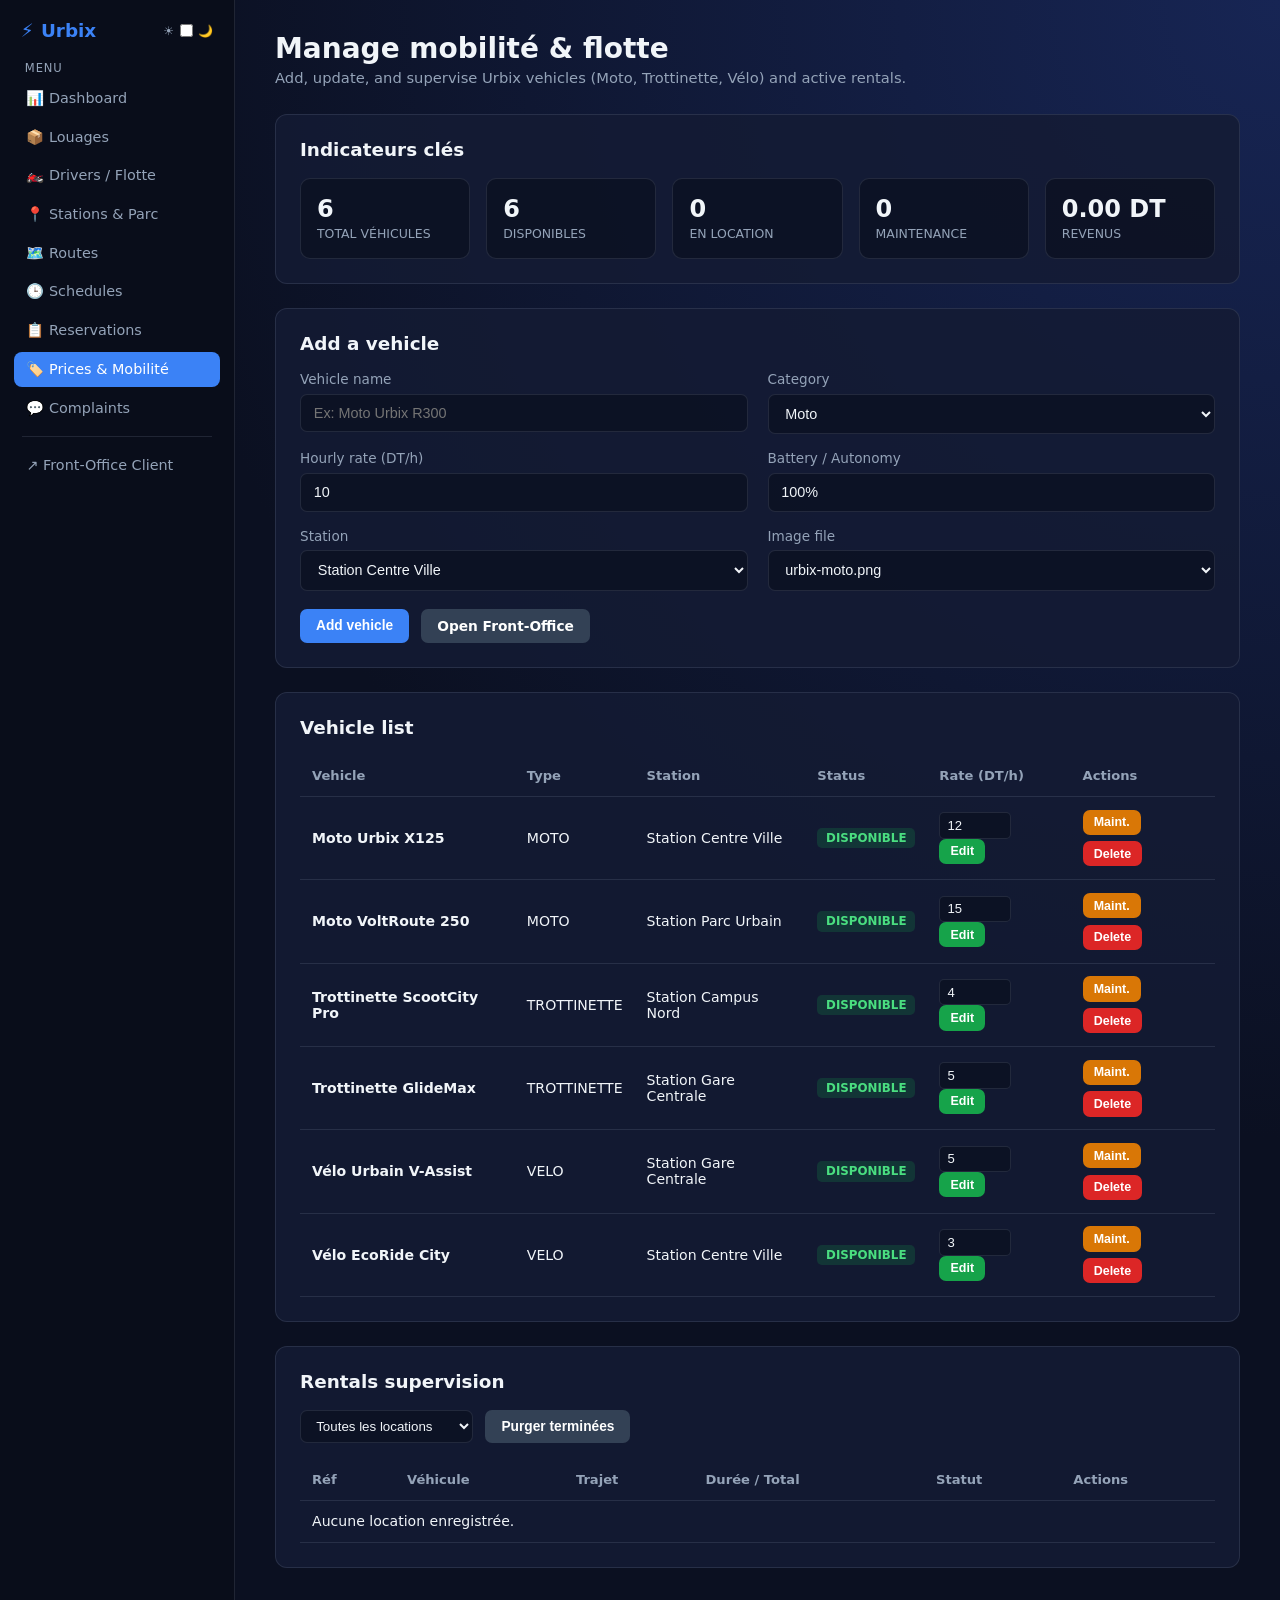
<file: _template/mobilite_urbix/backoffice_mobilite.html>
<!DOCTYPE HTML>
<html lang="fr">
	<head>
		<title>Manage Mobilité | Urbix Back-Office</title>
		<meta charset="utf-8" />
		<meta name="viewport" content="width=device-width, initial-scale=1, user-scalable=no" />
		<style>
			:root {
				--bg-main: #0b1021;
				--bg-sidebar: #090d1a;
				--bg-card: rgba(20, 28, 52, 0.85);
				--bg-input: rgba(11, 16, 33, 0.75);
				--border-color: rgba(148, 163, 184, 0.16);
				--text-main: #f1f5f9;
				--text-muted: #94a3b8;
				--accent: #3b82f6;
				--accent-hover: #2563eb;
				--success: #16a34a;
				--danger: #dc2626;
				--warning: #d97706;
			}

			body.light-mode {
				--bg-main: #f1f5f9;
				--bg-sidebar: #ffffff;
				--bg-card: #ffffff;
				--bg-input: #f8fafc;
				--border-color: #cbd5e1;
				--text-main: #0f172a;
				--text-muted: #475569;
			}

			* {
				box-sizing: border-box;
				margin: 0;
				padding: 0;
			}

			body {
				font-family: "Segoe UI", system-ui, -apple-system, sans-serif;
				background: radial-gradient(circle at top right, #172554 0%, var(--bg-main) 55%);
				color: var(--text-main);
				min-height: 100vh;
				display: flex;
			}

			/* Sidebar */
			.sidebar {
				width: 235px;
				min-height: 100vh;
				background: var(--bg-sidebar);
				border-right: 1px solid var(--border-color);
				padding: 1.25rem 0.9rem;
				display: flex;
				flex-direction: column;
				gap: 1.25rem;
				flex-shrink: 0;
			}

			.brand-row {
				display: flex;
				align-items: center;
				justify-content: space-between;
				padding: 0 0.4rem;
			}

			.brand-title {
				font-size: 1.15rem;
				font-weight: 700;
				color: var(--accent);
				text-decoration: none;
				display: flex;
				align-items: center;
				gap: 0.45rem;
			}

			.theme-switch {
				display: inline-flex;
				align-items: center;
				gap: 0.35rem;
				font-size: 0.75rem;
				color: var(--text-muted);
			}

			.theme-switch input {
				cursor: pointer;
			}

			.nav-label {
				font-size: 0.72rem;
				text-transform: uppercase;
				letter-spacing: 0.08em;
				color: var(--text-muted);
				padding: 0 0.65rem;
				margin-bottom: 0.35rem;
			}

			.nav-list {
				list-style: none;
				display: flex;
				flex-direction: column;
				gap: 0.2rem;
			}

			.nav-list a {
				display: flex;
				align-items: center;
				gap: 0.65rem;
				padding: 0.58rem 0.75rem;
				border-radius: 8px;
				color: var(--text-muted);
				text-decoration: none;
				font-size: 0.9rem;
				font-weight: 500;
				transition: 0.15s ease;
			}

			.nav-list a:hover {
				background: rgba(59, 130, 246, 0.12);
				color: var(--text-main);
			}

			.nav-list a.active {
				background: var(--accent);
				color: #ffffff;
			}

			.nav-sep {
				height: 1px;
				background: var(--border-color);
				margin: 0.45rem 0.5rem;
			}

			/* Main content */
			.main-content {
				flex: 1;
				padding: 2rem 2.5rem;
				max-width: 1320px;
				overflow-x: hidden;
			}

			.page-header {
				margin-bottom: 1.75rem;
			}

			.page-header h1 {
				font-size: 1.75rem;
				font-weight: 700;
				margin-bottom: 0.25rem;
			}

			.page-header p {
				color: var(--text-muted);
				font-size: 0.92rem;
			}

			.card {
				background: var(--bg-card);
				border: 1px solid var(--border-color);
				border-radius: 12px;
				padding: 1.5rem;
				margin-bottom: 1.5rem;
			}

			.card h2 {
				font-size: 1.15rem;
				font-weight: 600;
				margin-bottom: 1.1rem;
			}

			/* KPIs */
			.kpi-grid {
				display: grid;
				grid-template-columns: repeat(auto-fit, minmax(170px, 1fr));
				gap: 1rem;
			}

			.kpi-box {
				background: var(--bg-input);
				border: 1px solid var(--border-color);
				border-radius: 10px;
				padding: 1rem;
			}

			.kpi-box .val {
				font-size: 1.5rem;
				font-weight: 700;
				display: block;
			}

			.kpi-box .lbl {
				font-size: 0.78rem;
				color: var(--text-muted);
				text-transform: uppercase;
			}

			/* Form */
			.form-grid {
				display: grid;
				grid-template-columns: repeat(2, minmax(220px, 1fr));
				gap: 1rem 1.25rem;
			}

			@media (max-width: 768px) {
				body { flex-direction: column; }
				.sidebar { width: 100%; min-height: auto; }
				.form-grid { grid-template-columns: 1fr; }
				.main-content { padding: 1.25rem; }
			}

			.field {
				display: flex;
				flex-direction: column;
				gap: 0.4rem;
			}

			.field label {
				font-size: 0.85rem;
				color: var(--text-muted);
				font-weight: 500;
			}

			.field input,
			.field select {
				background: var(--bg-input);
				border: 1px solid var(--border-color);
				border-radius: 7px;
				padding: 0.65rem 0.8rem;
				color: var(--text-main);
				font-size: 0.9rem;
				outline: none;
			}

			.field input:focus,
			.field select:focus {
				border-color: var(--accent);
			}

			.btn {
				border: none;
				border-radius: 7px;
				padding: 0.55rem 1rem;
				font-size: 0.86rem;
				font-weight: 600;
				cursor: pointer;
				color: #ffffff;
				background: var(--accent);
				transition: 0.15s ease;
			}

			.btn:hover { background: var(--accent-hover); }
			.btn-edit { background: var(--success); padding: 0.35rem 0.7rem; font-size: 0.78rem; }
			.btn-delete { background: var(--danger); padding: 0.35rem 0.7rem; font-size: 0.78rem; }
			.btn-maint { background: var(--warning); padding: 0.35rem 0.7rem; font-size: 0.78rem; }
			.btn-secondary { background: #334155; }

			.actions-row {
				margin-top: 1.15rem;
				display: flex;
				gap: 0.75rem;
				flex-wrap: wrap;
			}

			/* Table */
			.table-wrap {
				width: 100%;
				overflow-x: auto;
			}

			table {
				width: 100%;
				border-collapse: collapse;
				font-size: 0.88rem;
			}

			th, td {
				padding: 0.8rem 0.75rem;
				border-bottom: 1px solid var(--border-color);
				text-align: left;
				vertical-align: middle;
			}

			th {
				color: var(--text-muted);
				font-weight: 600;
				font-size: 0.82rem;
			}

			.badge {
				display: inline-block;
				padding: 0.2rem 0.55rem;
				border-radius: 5px;
				font-size: 0.74rem;
				font-weight: 700;
				text-transform: uppercase;
			}

			.b-dispo { background: rgba(22, 163, 74, 0.2); color: #4ade80; }
			.b-reserve { background: rgba(217, 119, 6, 0.2); color: #fbbf24; }
			.b-encours { background: rgba(59, 130, 246, 0.2); color: #60a5fa; }
			.b-maint { background: rgba(220, 38, 38, 0.2); color: #f87171; }
			.b-termine { background: rgba(148, 163, 184, 0.2); color: #cbd5e1; }

			.inline-num {
				width: 72px;
				background: var(--bg-input);
				border: 1px solid var(--border-color);
				border-radius: 5px;
				padding: 0.3rem 0.45rem;
				color: var(--text-main);
				font-size: 0.82rem;
			}

			.cell-actions {
				display: flex;
				gap: 0.4rem;
				flex-wrap: wrap;
			}

			.feedback {
				display: none;
				background: rgba(22, 163, 74, 0.16);
				border: 1px solid rgba(74, 222, 128, 0.4);
				color: #bbf7d0;
				padding: 0.75rem 1rem;
				border-radius: 8px;
				margin-bottom: 1.25rem;
				font-size: 0.88rem;
			}
		</style>
	</head>
	<body>
		<aside class="sidebar">
			<div class="brand-row">
				<a href="backoffice_mobilite.html" class="brand-title"><span>⚡</span> Urbix</a>
				<label class="theme-switch">
					<span>☀️</span>
					<input type="checkbox" id="toggleTheme" />
					<span>🌙</span>
				</label>
			</div>

			<div>
				<div class="nav-label">Menu</div>
				<ul class="nav-list">
					<li><a href="#sec-kpis">📊 Dashboard</a></li>
					<li><a href="#sec-locations">📦 Louages</a></li>
					<li><a href="#sec-flotte">🏍️ Drivers / Flotte</a></li>
					<li><a href="#sec-ajout">📍 Stations &amp; Parc</a></li>
					<li><a href="#sec-locations">🗺️ Routes</a></li>
					<li><a href="#sec-locations">🕒 Schedules</a></li>
					<li><a href="#sec-locations">📋 Reservations</a></li>
					<li><a href="#sec-flotte" class="active">🏷️ Prices &amp; Mobilité</a></li>
					<li><a href="#sec-locations">💬 Complaints</a></li>
					<li class="nav-sep"></li>
					<li><a href="mobilite.html">↗️ Front-Office Client</a></li>
				</ul>
			</div>
		</aside>

		<main class="main-content">
			<div class="page-header">
				<h1>Manage mobilité &amp; flotte</h1>
				<p>Add, update, and supervise Urbix vehicles (Moto, Trottinette, Vélo) and active rentals.</p>
			</div>

			<div id="feedbackBox" class="feedback"></div>

			<section class="card" id="sec-kpis">
				<h2>Indicateurs clés</h2>
				<div class="kpi-grid" id="kpiContainer"></div>
			</section>

			<section class="card" id="sec-ajout">
				<h2>Add a vehicle</h2>
				<form id="formAjoutVehicule">
					<div class="form-grid">
						<div class="field">
							<label for="newNom">Vehicle name</label>
							<input type="text" id="newNom" placeholder="Ex: Moto Urbix R300" required />
						</div>
						<div class="field">
							<label for="newType">Category</label>
							<select id="newType">
								<option value="moto">Moto</option>
								<option value="trottinette">Trottinette</option>
								<option value="velo">Vélo</option>
							</select>
						</div>
						<div class="field">
							<label for="newTarif">Hourly rate (DT/h)</label>
							<input type="number" id="newTarif" min="1" step="0.5" value="10" required />
						</div>
						<div class="field">
							<label for="newAutonomie">Battery / Autonomy</label>
							<input type="text" id="newAutonomie" value="100%" required />
						</div>
						<div class="field">
							<label for="newStation">Station</label>
							<select id="newStation">
								<option value="Station Centre Ville">Station Centre Ville</option>
								<option value="Station Campus Nord">Station Campus Nord</option>
								<option value="Station Gare Centrale">Station Gare Centrale</option>
								<option value="Station Parc Urbain">Station Parc Urbain</option>
							</select>
						</div>
						<div class="field">
							<label for="newImage">Image file</label>
							<select id="newImage">
								<option value="../images/urbix-moto.png">urbix-moto.png</option>
								<option value="../images/voltrider.png">voltrider.png</option>
								<option value="../images/scootcity.png">scootcity.png</option>
								<option value="../images/glidemax.png">glidemax.png</option>
								<option value="../images/velo-vassist.png">velo-vassist.png</option>
								<option value="../images/ecoride.png">ecoride.png</option>
							</select>
						</div>
					</div>
					<div class="actions-row">
						<button type="submit" class="btn">Add vehicle</button>
						<a href="mobilite.html" class="btn btn-secondary" style="text-decoration:none;">Open Front-Office</a>
					</div>
				</form>
			</section>

			<section class="card" id="sec-flotte">
				<h2>Vehicle list</h2>
				<div class="table-wrap">
					<table>
						<thead>
							<tr>
								<th>Vehicle</th>
								<th>Type</th>
								<th>Station</th>
								<th>Status</th>
								<th>Rate (DT/h)</th>
								<th>Actions</th>
							</tr>
						</thead>
						<tbody id="tableFlotteBody"></tbody>
					</table>
				</div>
			</section>

			<section class="card" id="sec-locations">
				<h2>Rentals supervision</h2>
				<div class="actions-row" style="margin-top:0; margin-bottom:1rem; align-items:center;">
					<select id="filtreStatutLoc" style="background:var(--bg-input); color:var(--text-main); border:1px solid var(--border-color); border-radius:7px; padding:0.45rem 0.7rem;">
						<option value="tous">Toutes les locations</option>
						<option value="reserve">Réservées</option>
						<option value="encours">En cours</option>
						<option value="termine">Terminées / Annulées</option>
					</select>
					<button type="button" class="btn btn-secondary" id="btnPurgerTerminees">Purger terminées</button>
				</div>
				<div class="table-wrap">
					<table>
						<thead>
							<tr>
								<th>Réf</th>
								<th>Véhicule</th>
								<th>Trajet</th>
								<th>Durée / Total</th>
								<th>Statut</th>
								<th>Actions</th>
							</tr>
						</thead>
						<tbody id="tableLocationsBody"></tbody>
					</table>
				</div>
			</section>
		</main>

		<script>
			const STORAGE_KEY = 'urbix_mobilite_state_v2';
			const DEFAULT_IMAGES_BY_ID = {
				V1: '../images/urbix-moto.png',
				V2: '../images/voltrider.png',
				V3: '../images/scootcity.png',
				V4: '../images/glidemax.png',
				V5: '../images/velo-vassist.png',
				V6: '../images/ecoride.png'
			};
			const DEFAULT_STATE = {
				filtre: 'moto',
				selectedVehiculeId: 'V1',
				selectedLocationId: '',
				vehicules: [
					{ id: 'V1', nom: 'Moto Urbix X125', type: 'moto', tarifHeure: 12, autonomie: '88%', station: 'Station Centre Ville', statut: 'disponible', noteMoyenne: 4.8, avisCount: 14, image: '../images/urbix-moto.png' },
					{ id: 'V2', nom: 'Moto VoltRoute 250', type: 'moto', tarifHeure: 15, autonomie: '94%', station: 'Station Parc Urbain', statut: 'disponible', noteMoyenne: 4.7, avisCount: 11, image: '../images/voltrider.png' },
					{ id: 'V3', nom: 'Trottinette ScootCity Pro', type: 'trottinette', tarifHeure: 4, autonomie: '92%', station: 'Station Campus Nord', statut: 'disponible', noteMoyenne: 4.6, avisCount: 22, image: '../images/scootcity.png' },
					{ id: 'V4', nom: 'Trottinette GlideMax', type: 'trottinette', tarifHeure: 5, autonomie: '76%', station: 'Station Gare Centrale', statut: 'disponible', noteMoyenne: 4.5, avisCount: 16, image: '../images/glidemax.png' },
					{ id: 'V5', nom: 'Vélo Urbain V-Assist', type: 'velo', tarifHeure: 5, autonomie: '81%', station: 'Station Gare Centrale', statut: 'disponible', noteMoyenne: 4.9, avisCount: 19, image: '../images/velo-vassist.png' },
					{ id: 'V6', nom: 'Vélo EcoRide City', type: 'velo', tarifHeure: 3, autonomie: '100%', station: 'Station Centre Ville', statut: 'disponible', noteMoyenne: 4.8, avisCount: 27, image: '../images/ecoride.png' }
				],
				locations: []
			};

			let state = loadState();

			function loadState() {
				try {
					const raw = localStorage.getItem(STORAGE_KEY);
					if (raw) {
						const parsed = JSON.parse(raw);
						if (Array.isArray(parsed.vehicules)) {
							parsed.vehicules.forEach(v => {
								if (!v.image || !v.image.startsWith('../images/')) {
									v.image = DEFAULT_IMAGES_BY_ID[v.id] || '../images/urbix-moto.png';
								}
							});
						}
						return parsed;
					}
				} catch (e) {}
				return JSON.parse(JSON.stringify(DEFAULT_STATE));
			}

			function saveState() {
				localStorage.setItem(STORAGE_KEY, JSON.stringify(state));
			}

			function notify(msg) {
				const box = document.getElementById('feedbackBox');
				box.textContent = msg;
				box.style.display = 'block';
				clearTimeout(box._t);
				box._t = setTimeout(() => { box.style.display = 'none'; }, 3500);
			}

			function badgeStatut(s) {
				const map = {
					disponible: ['Disponible', 'b-dispo'],
					reserve: ['Réservé', 'b-reserve'],
					encours: ['En cours', 'b-encours'],
					maintenance: ['Maintenance', 'b-maint'],
					termine: ['Terminé', 'b-termine']
				};
				const [lbl, cls] = map[s] || [s, 'b-termine'];
				return `<span class="badge ${cls}">${lbl}</span>`;
			}

			function renderKPIs() {
				const total = state.vehicules.length;
				const dispos = state.vehicules.filter(v => v.statut === 'disponible').length;
				const actives = state.vehicules.filter(v => v.statut === 'reserve' || v.statut === 'encours').length;
				const maint = state.vehicules.filter(v => v.statut === 'maintenance').length;
				const ca = state.locations.filter(l => !l.annulee).reduce((acc, l) => acc + (Number(l.montant) || 0), 0);

				document.getElementById('kpiContainer').innerHTML = `
					<div class="kpi-box"><span class="val">${total}</span><span class="lbl">Total véhicules</span></div>
					<div class="kpi-box"><span class="val">${dispos}</span><span class="lbl">Disponibles</span></div>
					<div class="kpi-box"><span class="val">${actives}</span><span class="lbl">En location</span></div>
					<div class="kpi-box"><span class="val">${maint}</span><span class="lbl">Maintenance</span></div>
					<div class="kpi-box"><span class="val">${ca.toFixed(2)} DT</span><span class="lbl">Revenus</span></div>
				`;
			}

			function renderFlotte() {
				const tbody = document.getElementById('tableFlotteBody');
				tbody.innerHTML = state.vehicules.map(v => `
					<tr>
						<td><strong>${v.nom}</strong></td>
						<td>${v.type.toUpperCase()}</td>
						<td>${v.station}</td>
						<td>${badgeStatut(v.statut)}</td>
						<td>
							<input type="number" class="inline-num" id="tarif-${v.id}" value="${v.tarifHeure}" min="1" step="0.5" />
							<button type="button" class="btn btn-edit" onclick="majTarif('${v.id}')">Edit</button>
						</td>
						<td>
							<div class="cell-actions">
								${v.statut === 'disponible'
									? `<button type="button" class="btn btn-maint" onclick="setMaint('${v.id}', 'maintenance')">Maint.</button>`
									: v.statut === 'maintenance'
										? `<button type="button" class="btn btn-edit" onclick="setMaint('${v.id}', 'disponible')">Dispo</button>`
										: ''
								}
								<button type="button" class="btn btn-delete" onclick="delVehicule('${v.id}')">Delete</button>
							</div>
						</td>
					</tr>
				`).join('');
			}

			function renderLocations() {
				const tbody = document.getElementById('tableLocationsBody');
				const filtre = document.getElementById('filtreStatutLoc').value;
				const liste = state.locations.filter(l => filtre === 'tous' || l.statut === filtre);

				if (!liste.length) {
					tbody.innerHTML = '<tr><td colspan="6">Aucune location enregistrée.</td></tr>';
					return;
				}

				tbody.innerHTML = liste.map(l => `
					<tr>
						<td><strong>${l.id}</strong></td>
						<td>${l.vehiculeNom}</td>
						<td>${l.stationDepart} → ${l.stationRetour}</td>
						<td>${l.dureeHeures}h — <strong>${Number(l.montant).toFixed(2)} DT</strong></td>
						<td>${badgeStatut(l.statut)}</td>
						<td>
							<div class="cell-actions">
								${(l.statut === 'reserve' || l.statut === 'encours')
									? `<button type="button" class="btn btn-edit" onclick="cloturer('${l.id}')">Fin</button>`
									: ''
								}
								<button type="button" class="btn btn-delete" onclick="delLoc('${l.id}')">Delete</button>
							</div>
						</td>
					</tr>
				`).join('');
			}

			document.getElementById('formAjoutVehicule').addEventListener('submit', function(e) {
				e.preventDefault();
				const nom = document.getElementById('newNom').value.trim();
				if (!nom) return;
				state.vehicules.push({
					id: 'V' + Date.now().toString().slice(-4),
					nom,
					type: document.getElementById('newType').value,
					tarifHeure: parseFloat(document.getElementById('newTarif').value) || 5,
					autonomie: document.getElementById('newAutonomie').value.trim() || '100%',
					station: document.getElementById('newStation').value,
					statut: 'disponible',
					noteMoyenne: 5.0,
					avisCount: 1,
					image: document.getElementById('newImage').value
				});
				document.getElementById('newNom').value = '';
				renderAll();
				notify(`Véhicule "${nom}" ajouté.`);
			});

			function majTarif(id) {
				const v = state.vehicules.find(x => x.id === id);
				const val = parseFloat(document.getElementById('tarif-' + id).value);
				if (!v || isNaN(val) || val <= 0) return;
				v.tarifHeure = val;
				renderAll();
				notify(`Tarif de ${v.nom} mis à jour (${val} DT/h).`);
			}

			function setMaint(id, statut) {
				const v = state.vehicules.find(x => x.id === id);
				if (!v) return;
				v.statut = statut;
				renderAll();
				notify(`${v.nom} : ${statut}.`);
			}

			function delVehicule(id) {
				const v = state.vehicules.find(x => x.id === id);
				if (!v || v.statut === 'reserve' || v.statut === 'encours') return;
				state.vehicules = state.vehicules.filter(x => x.id !== id);
				renderAll();
				notify(`${v.nom} supprimé.`);
			}

			function cloturer(locId) {
				const l = state.locations.find(x => x.id === locId);
				if (!l) return;
				l.statut = 'termine';
				const v = state.vehicules.find(x => x.id === l.vehiculeId);
				if (v) { v.statut = 'disponible'; v.station = l.stationRetour; }
				renderAll();
				notify(`Location ${locId} clôturée.`);
			}

			function delLoc(locId) {
				const idx = state.locations.findIndex(x => x.id === locId);
				if (idx === -1) return;
				const l = state.locations[idx];
				if (l.statut === 'reserve' || l.statut === 'encours') {
					const v = state.vehicules.find(x => x.id === l.vehiculeId);
					if (v) v.statut = 'disponible';
				}
				state.locations.splice(idx, 1);
				renderAll();
				notify(`Location ${locId} supprimée.`);
			}

			document.getElementById('btnPurgerTerminees').addEventListener('click', () => {
				state.locations = state.locations.filter(l => l.statut === 'reserve' || l.statut === 'encours');
				renderAll();
				notify('Locations terminées purgées.');
			});

			document.getElementById('filtreStatutLoc').addEventListener('change', renderLocations);
			document.getElementById('toggleTheme').addEventListener('change', (e) => {
				document.body.classList.toggle('light-mode', e.target.checked);
			});

			function renderAll() {
				renderKPIs();
				renderFlotte();
				renderLocations();
				saveState();
			}

			renderAll();
		</script>
	</body>
</html>
</file>
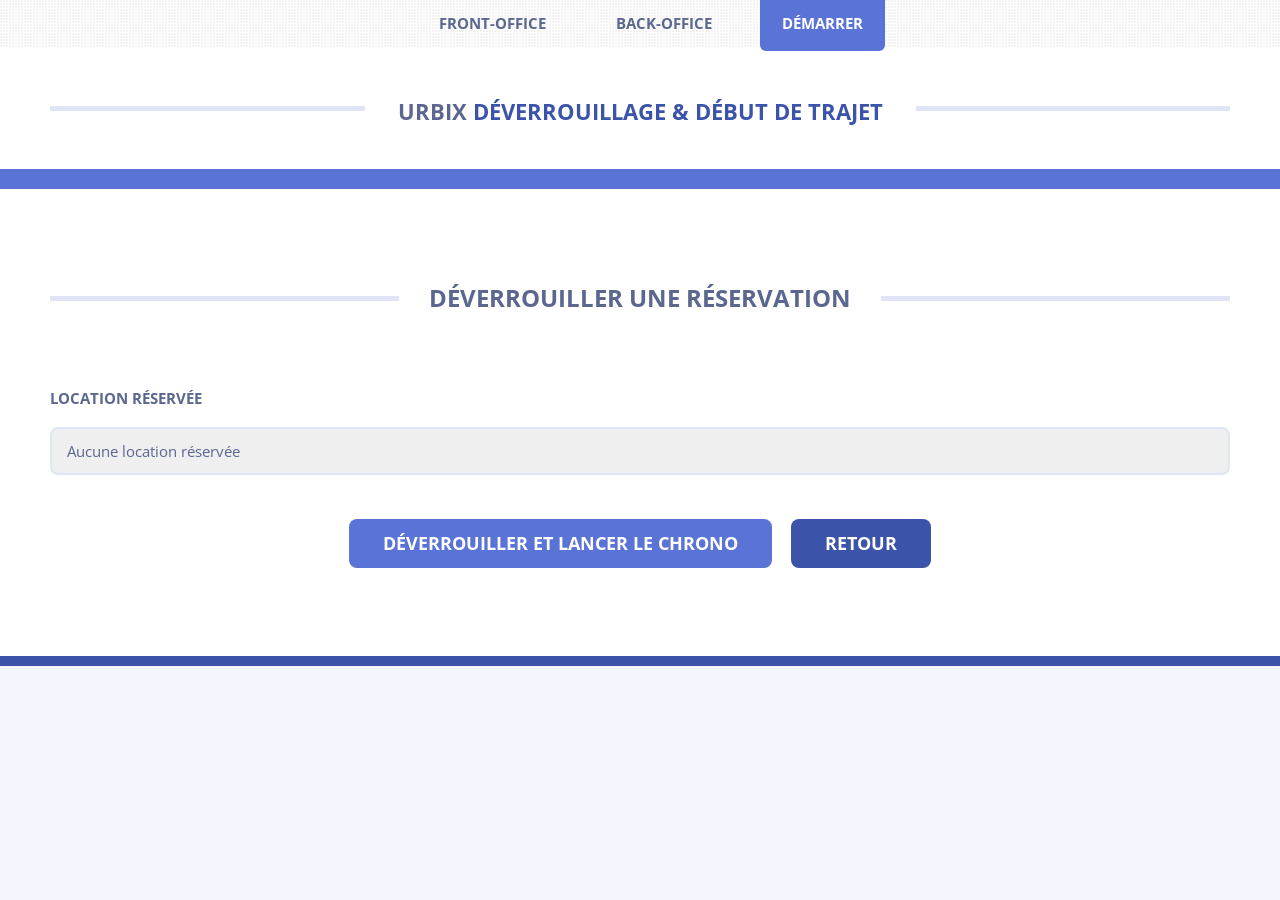
<file: _template/mobilite_urbix/demarrer.html>
<!DOCTYPE HTML>
<html>
	<head>
		<title>Déverrouiller / Démarrer - URBIX</title>
		<meta charset="utf-8" />
		<meta name="viewport" content="width=device-width, initial-scale=1, user-scalable=no" />
		<link rel="stylesheet" href="../assets/css/main.css" />
	</head>
	<body class="is-preload">
		<div id="page-wrapper">
			<header id="header">
				<div class="logo container">
					<div>
						<h1><a href="mobilite.html" id="logo">URBIX</a></h1>
						<p>Déverrouillage &amp; début de trajet</p>
					</div>
				</div>
			</header>
			<nav id="nav">
				<ul>
					<li><a href="mobilite.html">Front-Office</a></li>
					<li><a href="backoffice_mobilite.html">Back-Office</a></li>
					<li class="current"><a href="demarrer.html">Démarrer</a></li>
				</ul>
			</nav>
			<section id="main">
				<div class="container">
					<section class="box">
						<h2 class="major"><span>Déverrouiller une réservation</span></h2>
						<form id="formDemarrer">
							<label for="selectLoc">Location réservée</label>
							<select id="selectLoc"></select>
							<p id="infoPin" style="margin-top: 1em;"></p>
							<ul class="actions" style="margin-top: 1em;">
								<li><button type="submit" class="button">Déverrouiller et lancer le chrono</button></li>
								<li><a href="mobilite.html" class="button alt">Retour</a></li>
							</ul>
						</form>
					</section>
				</div>
			</section>
		</div>
		<script src="../assets/js/jquery.min.js"></script>
		<script src="../assets/js/jquery.dropotron.min.js"></script>
		<script src="../assets/js/jquery.scrolly.min.js"></script>
		<script src="../assets/js/browser.min.js"></script>
		<script src="../assets/js/breakpoints.min.js"></script>
		<script src="../assets/js/util.js"></script>
		<script src="../assets/js/main.js"></script>
		<script>
			const STORAGE_KEY = 'urbix_mobilite_state_v2';
			let state = JSON.parse(localStorage.getItem(STORAGE_KEY) || '{"vehicules":[],"locations":[]}');
			const params = new URLSearchParams(window.location.search);
			const targetId = params.get('loc') || state.selectedLocationId || '';

			const selectLoc = document.getElementById('selectLoc');
			const reserves = state.locations.filter(l => l.statut === 'reserve');
			selectLoc.innerHTML = reserves.length
				? reserves.map(l => `<option value="${l.id}" ${l.id === targetId ? 'selected' : ''}>${l.id} — ${l.vehiculeNom} (PIN: ${l.codePin})</option>`).join('')
				: '<option value="">Aucune location réservée</option>';

			function majPin() {
				const l = state.locations.find(item => item.id === selectLoc.value);
				document.getElementById('infoPin').innerHTML = l ? `Code PIN de déverrouillage : <strong>${l.codePin}</strong>` : '';
			}
			selectLoc.addEventListener('change', majPin);
			majPin();

			document.getElementById('formDemarrer').addEventListener('submit', function(e) {
				e.preventDefault();
				const l = state.locations.find(item => item.id === selectLoc.value);
				if (!l) return;
				l.statut = 'encours';
				l.elapsedSec = l.elapsedSec || 0;
				const v = state.vehicules.find(item => item.id === l.vehiculeId);
				if (v) v.statut = 'encours';
				state.selectedLocationId = l.id;
				localStorage.setItem(STORAGE_KEY, JSON.stringify(state));
				window.location.href = 'mobilite.html';
			});
		</script>
	</body>
</html>
</file>
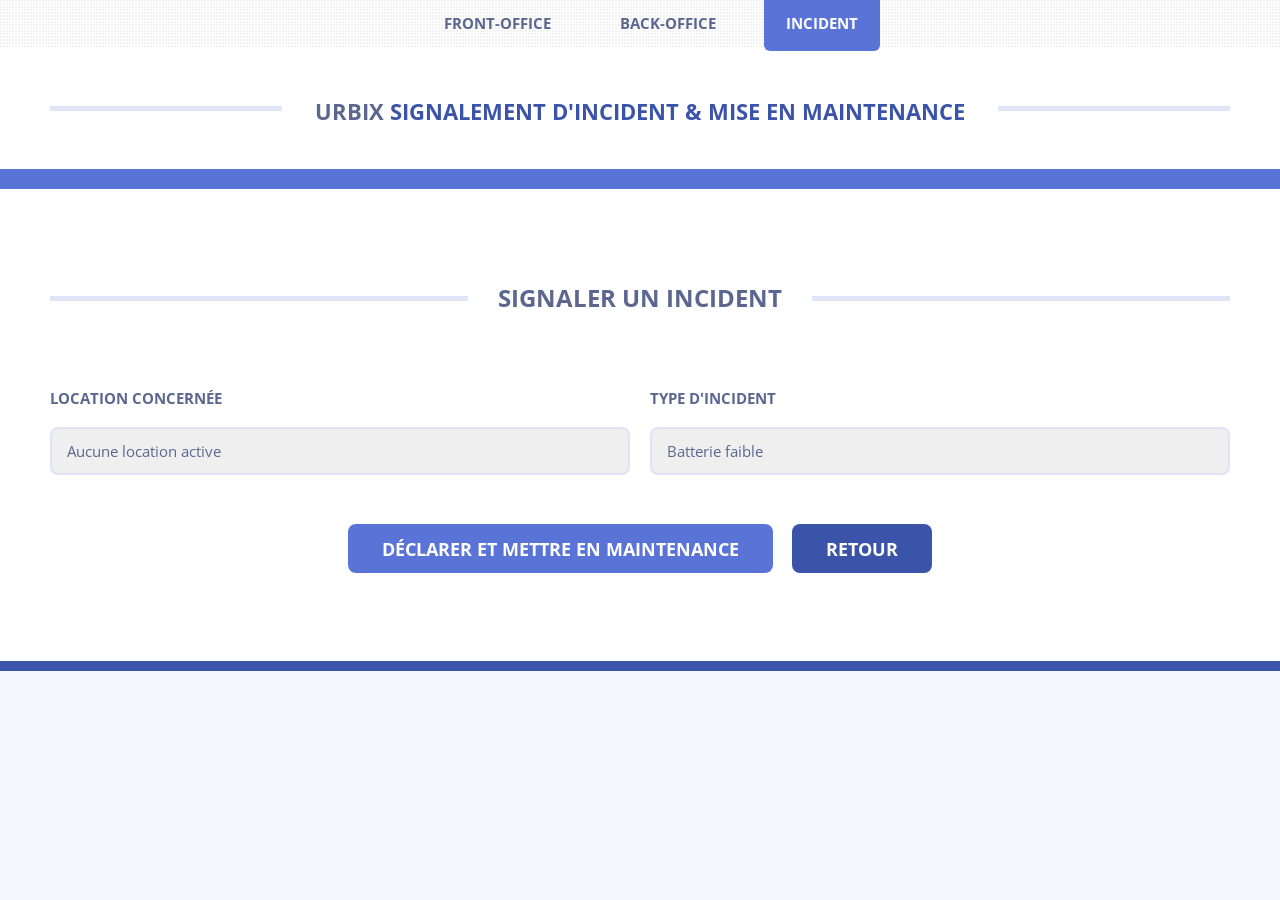
<file: _template/mobilite_urbix/incident.html>
<!DOCTYPE HTML>
<html>
	<head>
		<title>Signaler un incident - URBIX</title>
		<meta charset="utf-8" />
		<meta name="viewport" content="width=device-width, initial-scale=1, user-scalable=no" />
		<link rel="stylesheet" href="../assets/css/main.css" />
	</head>
	<body class="is-preload">
		<div id="page-wrapper">
			<header id="header">
				<div class="logo container">
					<div>
						<h1><a href="mobilite.html" id="logo">URBIX</a></h1>
						<p>Signalement d'incident &amp; mise en maintenance</p>
					</div>
				</div>
			</header>
			<nav id="nav">
				<ul>
					<li><a href="mobilite.html">Front-Office</a></li>
					<li><a href="backoffice_mobilite.html">Back-Office</a></li>
					<li class="current"><a href="incident.html">Incident</a></li>
				</ul>
			</nav>
			<section id="main">
				<div class="container">
					<section class="box">
						<h2 class="major"><span>Signaler un incident</span></h2>
						<form id="formIncident">
							<div class="row gtr-50">
								<div class="col-6 col-12-small">
									<label for="selectLoc">Location concernée</label>
									<select id="selectLoc"></select>
								</div>
								<div class="col-6 col-12-small">
									<label for="typeIncident">Type d'incident</label>
									<select id="typeIncident">
										<option value="Batterie faible">Batterie faible</option>
										<option value="Pneu crevé">Pneu crevé</option>
										<option value="Problème de frein / éclairage">Problème de frein / éclairage</option>
										<option value="Autre anomalie">Autre anomalie</option>
									</select>
								</div>
								<div class="col-12">
									<ul class="actions">
										<li><button type="submit" class="button">Déclarer et mettre en maintenance</button></li>
										<li><a href="mobilite.html" class="button alt">Retour</a></li>
									</ul>
								</div>
							</div>
						</form>
					</section>
				</div>
			</section>
		</div>
		<script src="../assets/js/jquery.min.js"></script>
		<script src="../assets/js/jquery.dropotron.min.js"></script>
		<script src="../assets/js/jquery.scrolly.min.js"></script>
		<script src="../assets/js/browser.min.js"></script>
		<script src="../assets/js/breakpoints.min.js"></script>
		<script src="../assets/js/util.js"></script>
		<script src="../assets/js/main.js"></script>
		<script>
			const STORAGE_KEY = 'urbix_mobilite_state_v2';
			let state = JSON.parse(localStorage.getItem(STORAGE_KEY) || '{"vehicules":[],"locations":[]}');
			const params = new URLSearchParams(window.location.search);
			const targetId = params.get('loc') || state.selectedLocationId || '';

			const selectLoc = document.getElementById('selectLoc');
			const actives = state.locations.filter(l => l.statut === 'reserve' || l.statut === 'encours');
			selectLoc.innerHTML = actives.length
				? actives.map(l => `<option value="${l.id}" ${l.id === targetId ? 'selected' : ''}>${l.id} — ${l.vehiculeNom}</option>`).join('')
				: '<option value="">Aucune location active</option>';

			document.getElementById('formIncident').addEventListener('submit', function(e) {
				e.preventDefault();
				const l = state.locations.find(item => item.id === selectLoc.value);
				if (!l) return;
				const motif = document.getElementById('typeIncident').value;
				l.incident = motif;
				l.statut = 'termine';
				const v = state.vehicules.find(item => item.id === l.vehiculeId);
				if (v) v.statut = 'maintenance';
				localStorage.setItem(STORAGE_KEY, JSON.stringify(state));
				window.location.href = 'mobilite.html';
			});
		</script>
	</body>
</html>
</file>
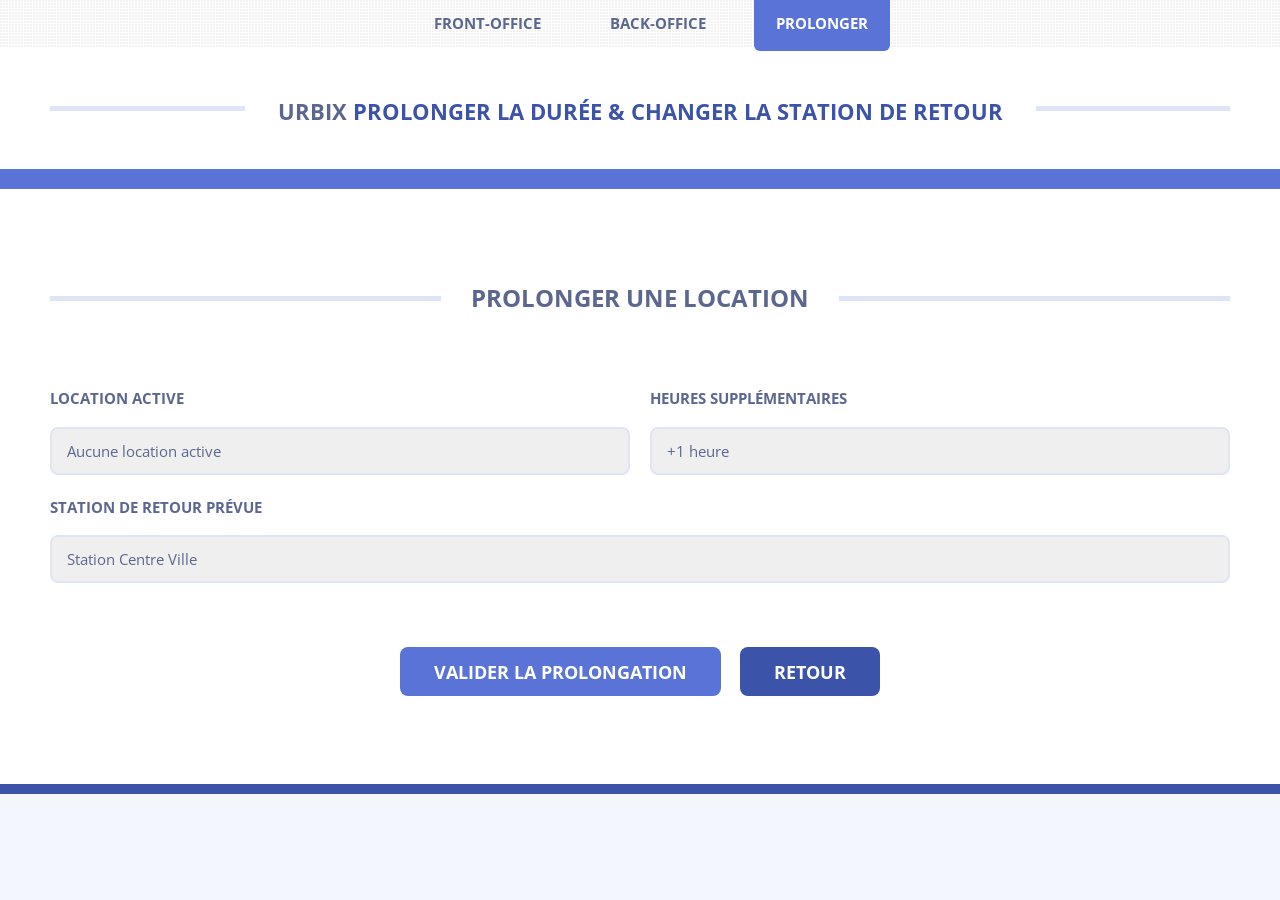
<file: _template/mobilite_urbix/prolonger.html>
<!DOCTYPE HTML>
<html>
	<head>
		<title>Prolonger une location - URBIX</title>
		<meta charset="utf-8" />
		<meta name="viewport" content="width=device-width, initial-scale=1, user-scalable=no" />
		<link rel="stylesheet" href="../assets/css/main.css" />
	</head>
	<body class="is-preload">
		<div id="page-wrapper">
			<header id="header">
				<div class="logo container">
					<div>
						<h1><a href="mobilite.html" id="logo">URBIX</a></h1>
						<p>Prolonger la durée &amp; changer la station de retour</p>
					</div>
				</div>
			</header>
			<nav id="nav">
				<ul>
					<li><a href="mobilite.html">Front-Office</a></li>
					<li><a href="backoffice_mobilite.html">Back-Office</a></li>
					<li class="current"><a href="prolonger.html">Prolonger</a></li>
				</ul>
			</nav>
			<section id="main">
				<div class="container">
					<section class="box">
						<h2 class="major"><span>Prolonger une location</span></h2>
						<form id="formProlonger">
							<div class="row gtr-50">
								<div class="col-6 col-12-small">
									<label for="selectLoc">Location active</label>
									<select id="selectLoc"></select>
								</div>
								<div class="col-6 col-12-small">
									<label for="heuresAjout">Heures supplémentaires</label>
									<select id="heuresAjout">
										<option value="1">+1 heure</option>
										<option value="2">+2 heures</option>
										<option value="4">+4 heures</option>
									</select>
								</div>
								<div class="col-12">
									<label for="stationRetour">Station de retour prévue</label>
									<select id="stationRetour">
										<option value="Station Centre Ville">Station Centre Ville</option>
										<option value="Station Campus Nord">Station Campus Nord</option>
										<option value="Station Gare Centrale">Station Gare Centrale</option>
										<option value="Station Parc Urbain">Station Parc Urbain</option>
									</select>
								</div>
								<div class="col-12">
									<p id="apercuProlongation"></p>
									<ul class="actions">
										<li><button type="submit" class="button">Valider la prolongation</button></li>
										<li><a href="mobilite.html" class="button alt">Retour</a></li>
									</ul>
								</div>
							</div>
						</form>
					</section>
				</div>
			</section>
		</div>
		<script src="../assets/js/jquery.min.js"></script>
		<script src="../assets/js/jquery.dropotron.min.js"></script>
		<script src="../assets/js/jquery.scrolly.min.js"></script>
		<script src="../assets/js/browser.min.js"></script>
		<script src="../assets/js/breakpoints.min.js"></script>
		<script src="../assets/js/util.js"></script>
		<script src="../assets/js/main.js"></script>
		<script>
			const STORAGE_KEY = 'urbix_mobilite_state_v2';
			let state = JSON.parse(localStorage.getItem(STORAGE_KEY) || '{"vehicules":[],"locations":[]}');
			const params = new URLSearchParams(window.location.search);
			const targetId = params.get('loc') || state.selectedLocationId || '';

			const selectLoc = document.getElementById('selectLoc');
			const actives = state.locations.filter(l => l.statut === 'reserve' || l.statut === 'encours');
			selectLoc.innerHTML = actives.length
				? actives.map(l => `<option value="${l.id}" ${l.id === targetId ? 'selected' : ''}>${l.id} — ${l.vehiculeNom} (${l.dureeHeures}h)</option>`).join('')
				: '<option value="">Aucune location active</option>';

			function majApercu() {
				const l = state.locations.find(item => item.id === selectLoc.value);
				const ajout = parseInt(document.getElementById('heuresAjout').value, 10) || 1;
				if (!l) { document.getElementById('apercuProlongation').textContent = ''; return; }
				const nouvelleDuree = l.dureeHeures + ajout;
				const supplement = (l.tarifHeure || 5) * ajout;
				document.getElementById('apercuProlongation').innerHTML = `Nouvelle durée : <strong>${nouvelleDuree}h</strong> | Supplément : <strong>+${supplement.toFixed(2)} DT</strong> | Nouveau total : <strong>${(Number(l.montant) + supplement).toFixed(2)} DT</strong>`;
			}
			selectLoc.addEventListener('change', () => {
				const l = state.locations.find(item => item.id === selectLoc.value);
				if (l && l.stationRetour) document.getElementById('stationRetour').value = l.stationRetour;
				majApercu();
			});
			document.getElementById('heuresAjout').addEventListener('change', majApercu);
			selectLoc.dispatchEvent(new Event('change'));

			document.getElementById('formProlonger').addEventListener('submit', function(e) {
				e.preventDefault();
				const l = state.locations.find(item => item.id === selectLoc.value);
				if (!l) return;
				const ajout = parseInt(document.getElementById('heuresAjout').value, 10) || 1;
				l.dureeHeures += ajout;
				l.montant = Number(l.montant) + ((l.tarifHeure || 5) * ajout);
				l.stationRetour = document.getElementById('stationRetour').value;
				localStorage.setItem(STORAGE_KEY, JSON.stringify(state));
				window.location.href = 'mobilite.html';
			});
		</script>
	</body>
</html>
</file>
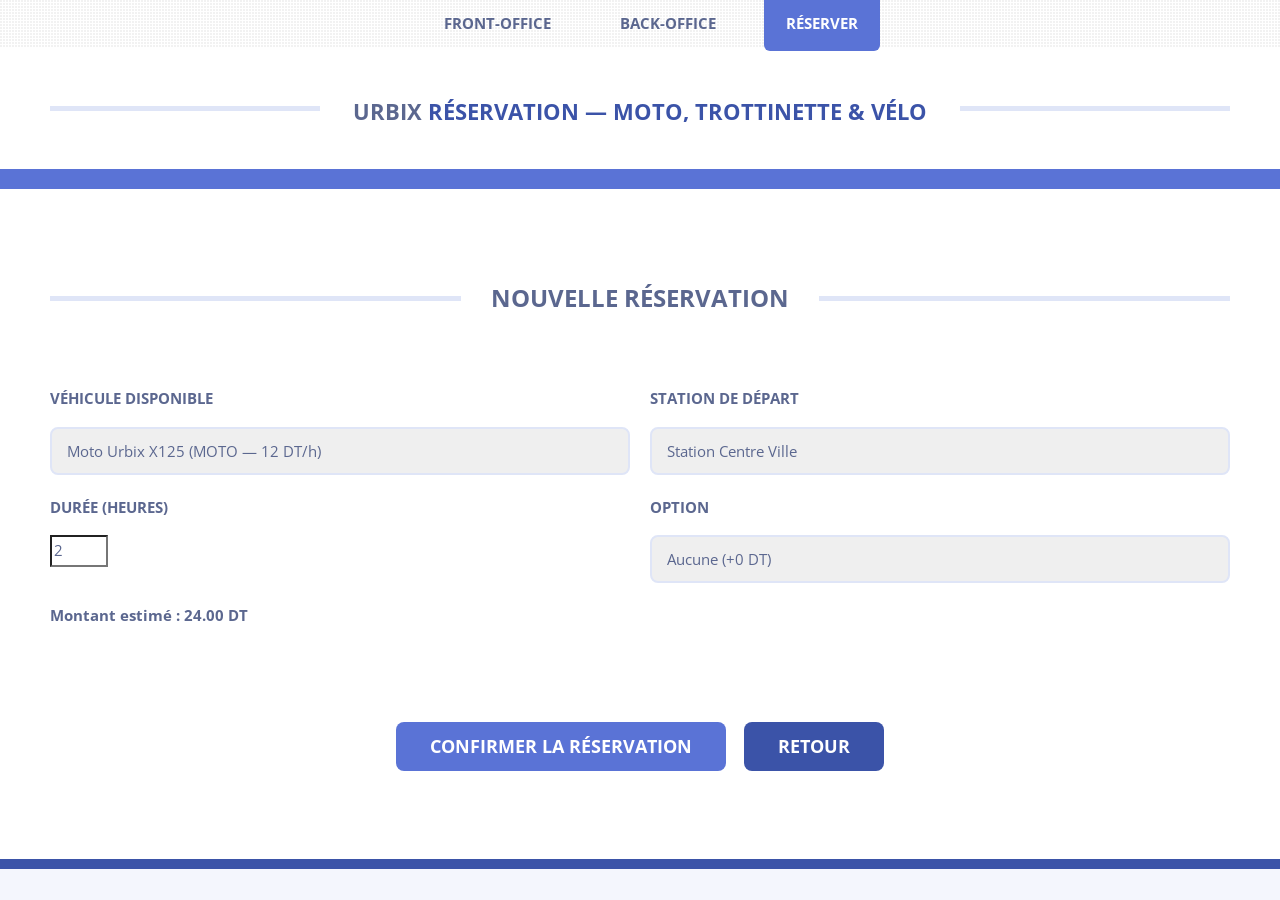
<file: _template/mobilite_urbix/reserver.html>
<!DOCTYPE HTML>
<html>
	<head>
		<title>Réserver un véhicule - URBIX</title>
		<meta charset="utf-8" />
		<meta name="viewport" content="width=device-width, initial-scale=1, user-scalable=no" />
		<link rel="stylesheet" href="../assets/css/main.css" />
	</head>
	<body class="is-preload">
		<div id="page-wrapper">
			<header id="header">
				<div class="logo container">
					<div>
						<h1><a href="mobilite.html" id="logo">URBIX</a></h1>
						<p>Réservation — Moto, Trottinette &amp; Vélo</p>
					</div>
				</div>
			</header>
			<nav id="nav">
				<ul>
					<li><a href="mobilite.html">Front-Office</a></li>
					<li><a href="backoffice_mobilite.html">Back-Office</a></li>
					<li class="current"><a href="reserver.html">Réserver</a></li>
				</ul>
			</nav>
			<section id="main">
				<div class="container">
					<section class="box">
						<h2 class="major"><span>Nouvelle réservation</span></h2>
						<form id="formReserver">
							<div class="row gtr-50">
								<div class="col-6 col-12-small">
									<label for="selectVehicule">Véhicule disponible</label>
									<select id="selectVehicule"></select>
								</div>
								<div class="col-6 col-12-small">
									<label for="selectStationDepart">Station de départ</label>
									<select id="selectStationDepart">
										<option value="Station Centre Ville">Station Centre Ville</option>
										<option value="Station Campus Nord">Station Campus Nord</option>
										<option value="Station Gare Centrale">Station Gare Centrale</option>
										<option value="Station Parc Urbain">Station Parc Urbain</option>
									</select>
								</div>
								<div class="col-6 col-12-small">
									<label for="dureeHeures">Durée (heures)</label>
									<input type="number" id="dureeHeures" min="1" max="24" value="2" required />
								</div>
								<div class="col-6 col-12-small">
									<label for="optionEquipement">Option</label>
									<select id="optionEquipement">
										<option value="0|Aucune">Aucune (+0 DT)</option>
										<option value="4|Casque & Antivol">Casque &amp; Antivol (+4 DT)</option>
										<option value="6|Assurance Sérénité">Assurance Sérénité (+6 DT)</option>
									</select>
								</div>
								<div class="col-12">
									<p id="apercuTarif"><strong>Montant estimé : 0.00 DT</strong></p>
								</div>
								<div class="col-12">
									<ul class="actions">
										<li><button type="submit" class="button">Confirmer la réservation</button></li>
										<li><a href="mobilite.html" class="button alt">Retour</a></li>
									</ul>
								</div>
							</div>
						</form>
					</section>
				</div>
			</section>
		</div>
		<script src="../assets/js/jquery.min.js"></script>
		<script src="../assets/js/jquery.dropotron.min.js"></script>
		<script src="../assets/js/jquery.scrolly.min.js"></script>
		<script src="../assets/js/browser.min.js"></script>
		<script src="../assets/js/breakpoints.min.js"></script>
		<script src="../assets/js/util.js"></script>
		<script src="../assets/js/main.js"></script>
		<script>
			const STORAGE_KEY = 'urbix_mobilite_state_v2';
			let state = JSON.parse(localStorage.getItem(STORAGE_KEY) || '{"vehicules":[],"locations":[]}');
			const params = new URLSearchParams(window.location.search);
			const preselectId = params.get('vehicule') || state.selectedVehiculeId || '';

			const selectV = document.getElementById('selectVehicule');
			const dispos = state.vehicules.filter(v => v.statut === 'disponible');
			selectV.innerHTML = dispos.length
				? dispos.map(v => `<option value="${v.id}" ${v.id === preselectId ? 'selected' : ''}>${v.nom} (${v.type.toUpperCase()} — ${v.tarifHeure} DT/h)</option>`).join('')
				: '<option value="">Aucun véhicule disponible</option>';

			function calculerMontant() {
				const v = state.vehicules.find(item => item.id === selectV.value);
				const h = Math.max(1, parseInt(document.getElementById('dureeHeures').value, 10) || 1);
				const prixOpt = parseFloat(document.getElementById('optionEquipement').value.split('|')[0]) || 0;
				const total = v ? (v.tarifHeure * h) + prixOpt : 0;
				document.getElementById('apercuTarif').innerHTML = `<strong>Montant estimé : ${total.toFixed(2)} DT</strong>`;
				return total;
			}

			selectV.addEventListener('change', () => {
				const v = state.vehicules.find(item => item.id === selectV.value);
				if (v && v.station) document.getElementById('selectStationDepart').value = v.station;
				calculerMontant();
			});
			document.getElementById('dureeHeures').addEventListener('input', calculerMontant);
			document.getElementById('optionEquipement').addEventListener('change', calculerMontant);
			selectV.dispatchEvent(new Event('change'));

			document.getElementById('formReserver').addEventListener('submit', function(e) {
				e.preventDefault();
				const v = state.vehicules.find(item => item.id === selectV.value);
				if (!v || v.statut !== 'disponible') return;
				const h = Math.max(1, parseInt(document.getElementById('dureeHeures').value, 10) || 1);
				const [, optLabel] = document.getElementById('optionEquipement').value.split('|');
				const montant = calculerMontant();
				const depart = document.getElementById('selectStationDepart').value;
				const locId = 'LOC-' + Date.now().toString().slice(-5);
				const codePin = String(Math.floor(1000 + Math.random() * 9000));

				v.statut = 'reserve';
				v.station = depart;
				state.locations.unshift({
					id: locId,
					vehiculeId: v.id,
					vehiculeNom: v.nom,
					vehiculeType: v.type,
					tarifHeure: v.tarifHeure,
					optionLabel: optLabel,
					stationDepart: depart,
					stationRetour: depart,
					dureeHeures: h,
					montant,
					codePin,
					statut: 'reserve',
					elapsedSec: 0,
					annulee: false
				});
				state.selectedLocationId = locId;
				localStorage.setItem(STORAGE_KEY, JSON.stringify(state));
				window.location.href = 'mobilite.html';
			});
		</script>
	</body>
</html>
</file>
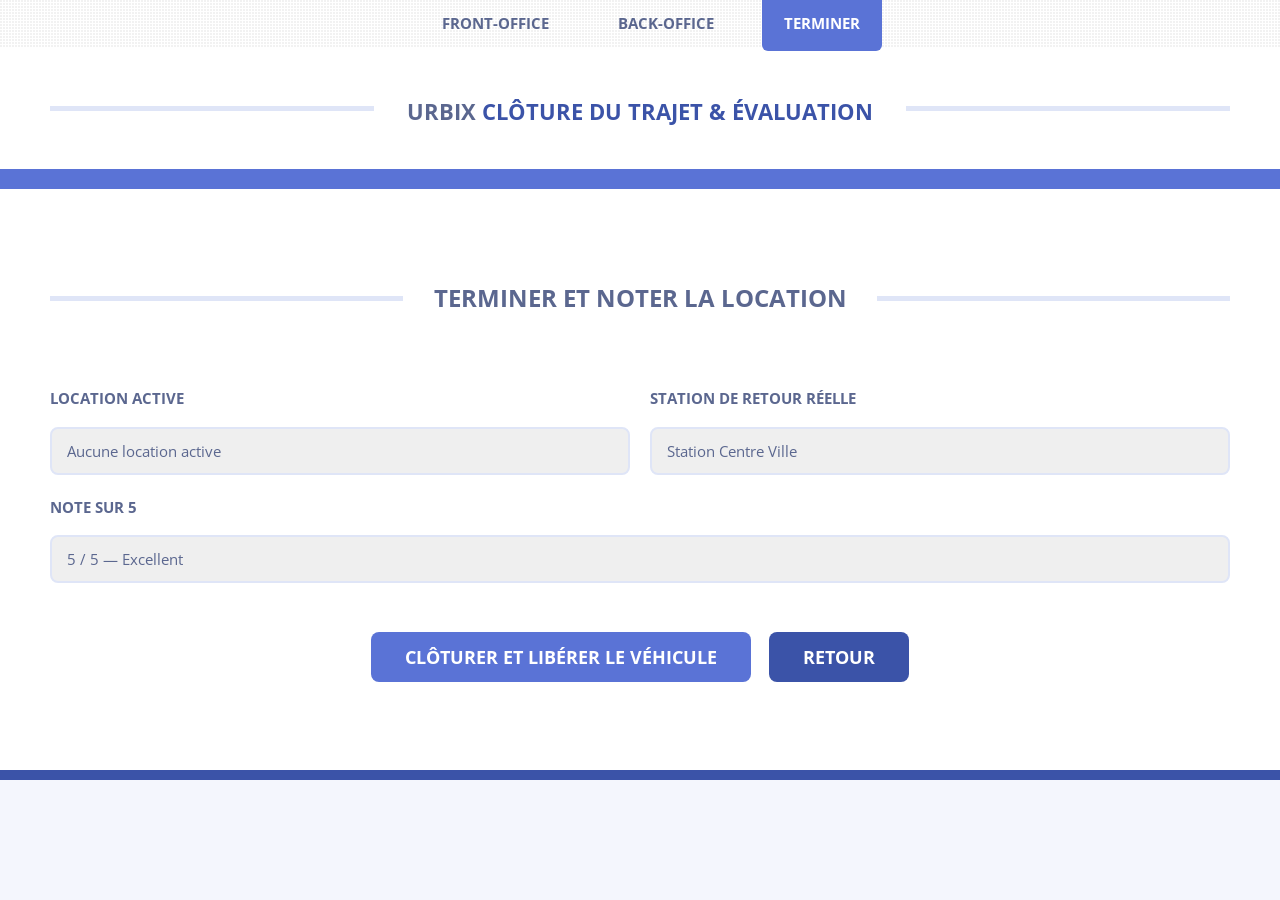
<file: _template/mobilite_urbix/terminer.html>
<!DOCTYPE HTML>
<html>
	<head>
		<title>Terminer &amp; noter - URBIX</title>
		<meta charset="utf-8" />
		<meta name="viewport" content="width=device-width, initial-scale=1, user-scalable=no" />
		<link rel="stylesheet" href="../assets/css/main.css" />
	</head>
	<body class="is-preload">
		<div id="page-wrapper">
			<header id="header">
				<div class="logo container">
					<div>
						<h1><a href="mobilite.html" id="logo">URBIX</a></h1>
						<p>Clôture du trajet &amp; évaluation</p>
					</div>
				</div>
			</header>
			<nav id="nav">
				<ul>
					<li><a href="mobilite.html">Front-Office</a></li>
					<li><a href="backoffice_mobilite.html">Back-Office</a></li>
					<li class="current"><a href="terminer.html">Terminer</a></li>
				</ul>
			</nav>
			<section id="main">
				<div class="container">
					<section class="box">
						<h2 class="major"><span>Terminer et noter la location</span></h2>
						<form id="formTerminer">
							<div class="row gtr-50">
								<div class="col-6 col-12-small">
									<label for="selectLoc">Location active</label>
									<select id="selectLoc"></select>
								</div>
								<div class="col-6 col-12-small">
									<label for="stationRetourReel">Station de retour réelle</label>
									<select id="stationRetourReel">
										<option value="Station Centre Ville">Station Centre Ville</option>
										<option value="Station Campus Nord">Station Campus Nord</option>
										<option value="Station Gare Centrale">Station Gare Centrale</option>
										<option value="Station Parc Urbain">Station Parc Urbain</option>
									</select>
								</div>
								<div class="col-12">
									<label for="noteVehicule">Note sur 5</label>
									<select id="noteVehicule">
										<option value="5">5 / 5 — Excellent</option>
										<option value="4">4 / 5 — Bien</option>
										<option value="3">3 / 5 — Moyen</option>
										<option value="2">2 / 5 — Passable</option>
										<option value="1">1 / 5 — Mauvais</option>
									</select>
								</div>
								<div class="col-12">
									<ul class="actions">
										<li><button type="submit" class="button">Clôturer et libérer le véhicule</button></li>
										<li><a href="mobilite.html" class="button alt">Retour</a></li>
									</ul>
								</div>
							</div>
						</form>
					</section>
				</div>
			</section>
		</div>
		<script src="../assets/js/jquery.min.js"></script>
		<script src="../assets/js/jquery.dropotron.min.js"></script>
		<script src="../assets/js/jquery.scrolly.min.js"></script>
		<script src="../assets/js/browser.min.js"></script>
		<script src="../assets/js/breakpoints.min.js"></script>
		<script src="../assets/js/util.js"></script>
		<script src="../assets/js/main.js"></script>
		<script>
			const STORAGE_KEY = 'urbix_mobilite_state_v2';
			let state = JSON.parse(localStorage.getItem(STORAGE_KEY) || '{"vehicules":[],"locations":[]}');
			const params = new URLSearchParams(window.location.search);
			const targetId = params.get('loc') || state.selectedLocationId || '';

			const selectLoc = document.getElementById('selectLoc');
			const actives = state.locations.filter(l => l.statut === 'reserve' || l.statut === 'encours');
			selectLoc.innerHTML = actives.length
				? actives.map(l => `<option value="${l.id}" ${l.id === targetId ? 'selected' : ''}>${l.id} — ${l.vehiculeNom}</option>`).join('')
				: '<option value="">Aucune location active</option>';

			selectLoc.addEventListener('change', () => {
				const l = state.locations.find(item => item.id === selectLoc.value);
				if (l && l.stationRetour) document.getElementById('stationRetourReel').value = l.stationRetour;
			});
			selectLoc.dispatchEvent(new Event('change'));

			document.getElementById('formTerminer').addEventListener('submit', function(e) {
				e.preventDefault();
				const l = state.locations.find(item => item.id === selectLoc.value);
				if (!l) return;
				const retour = document.getElementById('stationRetourReel').value;
				const note = parseInt(document.getElementById('noteVehicule').value, 10) || 5;
				l.stationRetour = retour;
				l.noteDonnee = note;
				l.statut = 'termine';

				const v = state.vehicules.find(item => item.id === l.vehiculeId);
				if (v) {
					const ancienneMoy = Number(v.noteMoyenne) || 5;
					const ancienCount = Number(v.avisCount) || 0;
					v.noteMoyenne = ((ancienneMoy * ancienCount) + note) / (ancienCount + 1);
					v.avisCount = ancienCount + 1;
					v.statut = 'disponible';
					v.station = retour;
				}
				localStorage.setItem(STORAGE_KEY, JSON.stringify(state));
				window.location.href = 'mobilite.html';
			});
		</script>
	</body>
</html>
</file>
<file: app/Views/assets/css/covoiturage.css>
/*
 * Urbix – Module Covoiturage + Interface utilisateur
 * Reprend la charte du template TXT (bleus #5a73d6 / #3b53a8 / #465487, Open Sans Condensed).
 */

/* L'attribut hidden doit toujours masquer, même sur un élément en display:flex/grid */
[hidden] {
    display: none !important;
}

/* ------------------------------------------------------------------
   Navigation : icônes des sous-menus (comme la maquette) + utilisateur connecté
   ------------------------------------------------------------------ */
.dropotron li > a i {
    width: 1.4em;
    margin-right: 0.35em;
    text-align: center;
    font-style: normal;
}
#nav li.auth-nav-item > a.auth-trigger.is-connected {
    font-family: 'Open Sans Condensed', sans-serif;
    font-size: 16px;
    letter-spacing: 0.05em;
    background: #3b53a8;
    box-shadow: 0 0 0 3px #dfe5f7;
}
.auth-fab.is-connected {
    display: block;
    text-decoration: none;
    font-size: 24px;
}

/* Champs de la popup quand elle est dans un <form> (neutralise "form input" du template) */
.auth-modal .auth-field input,
.auth-modal .auth-field select {
    line-height: 1.6em;
    height: auto;
}
.auth-modal .auth-field select {
    -webkit-appearance: menulist;
    appearance: auto;
}
.auth-modal .auth-field label {
    text-transform: none;
    margin: 0 0 0.35em 0;
}
.auth-modal .auth-error {
    background: #fdecee;
    color: #b3263a;
    border-left: solid 4px #d9465b;
    border-radius: 6px;
    padding: 0.6em 0.9em;
    margin: 0 0 1.25em 0;
    font-size: 0.95em;
    line-height: 1.5em;
}
.field-error {
    display: block;
    min-height: 0;
    color: #d9465b;
    font-size: 0.8em;
    line-height: 1.4em;
}
.auth-modal .is-invalid {
    border-color: #d9465b !important;
}

/* ------------------------------------------------------------------
   Messages flash
   ------------------------------------------------------------------ */
.flash-toast {
    position: fixed;
    top: 4.25em;
    left: 50%;
    z-index: 10001;
    transform: translateX(-50%);
    display: flex;
    align-items: center;
    gap: 0.75em;
    max-width: 92%;
    width: 640px;
    padding: 0.9em 1.25em;
    border-radius: 8px;
    background: #fff;
    color: #5b678f;
    line-height: 1.5em;
    box-shadow: 0 1em 3em rgba(23, 32, 66, 0.25);
    border-left: solid 6px #5a73d6;
    transition: opacity .4s ease, transform .4s ease;
}
.flash-toast.is-hidden {
    opacity: 0;
    transform: translate(-50%, -1em);
}
.flash-toast > i {
    font-size: 1.4em;
    color: #5a73d6;
}
.flash-toast span {
    flex: 1;
}
.flash-toast.flash-succes { border-left-color: #2fa36b; }
.flash-toast.flash-succes > i { color: #2fa36b; }
.flash-toast.flash-erreur { border-left-color: #d9465b; }
.flash-toast.flash-erreur > i { color: #d9465b; }
.flash-toast .flash-close {
    background: transparent;
    color: #7c88b3;
    padding: 0 0.25em;
    font-size: 1.5em;
    line-height: 1;
}
.flash-toast .flash-close:hover {
    background: transparent;
    color: #3b53a8;
}

/* ------------------------------------------------------------------
   Notices
   ------------------------------------------------------------------ */
.notice {
    border-radius: 8px;
    padding: 0.85em 1.25em;
    margin: 0 0 2em 0;
    line-height: 1.6em;
    background: #eef1fc;
    border-left: solid 5px #5a73d6;
}
.notice i {
    margin-right: 0.4em;
    color: #5a73d6;
}
.notice-erreur {
    background: #fdecee;
    border-left-color: #d9465b;
    color: #b3263a;
}
.notice-erreur i {
    color: #d9465b;
}
.notice code,
.espace-utilisateur code {
    background: #dfe5f7;
    border-radius: 4px;
    padding: 0.1em 0.4em;
    font-size: 0.9em;
}

/* Icônes rondes sans lien dans ul.special */
ul.special li span.icon {
    display: block;
}
ul.special li span.icon:before {
    display: block;
    text-align: center;
    background: #3b53a8;
    border-radius: 100%;
    width: 2.25em;
    height: 2.25em;
    line-height: 2.175em;
    font-size: 5em;
    color: #fff;
    transition: background-color .2s ease-in-out;
}
ul.special li:hover span.icon:before {
    background: #5a73d6;
}

/* ------------------------------------------------------------------
   Bannière + formulaire de recherche
   ------------------------------------------------------------------ */
#covoit-hero {
    position: relative;
    background-image: url("images/overlay.png"), linear-gradient(rgba(23, 32, 66, 0.82), rgba(23, 32, 66, 0.88)), url("../../images/banner.jpg");
    background-position: top left, center, center center;
    background-size: auto, cover, cover;
    background-repeat: repeat, no-repeat, no-repeat;
    padding: 5em 0 6em 0;
}
#covoit-hero .hero-titre {
    text-align: center;
    margin-bottom: 2.5em;
}
#covoit-hero .hero-titre h2 {
    color: #fff;
    font-size: 2.75em;
    margin: 0 0 0.25em 0;
}
#covoit-hero .hero-titre h2 i {
    font-style: normal;
    color: #8ea1ec;
}
#covoit-hero .hero-titre p {
    font-family: 'Open Sans Condensed', sans-serif;
    font-weight: 700;
    text-transform: uppercase;
    color: #cbd5f5;
    font-size: 1.3em;
    margin: 0;
}

.recherche-card {
    background: #fff;
    border-radius: 8px;
    border-top: solid 5px #5a73d6;
    box-shadow: 0 1.5em 4em rgba(0, 0, 0, 0.3);
    padding: 2em 2em 2.25em 2em;
    max-width: 1100px;
    margin: 0 auto;
}
.recherche-card label {
    margin: 0 0 0.35em 0;
    font-size: 0.95em;
}
.recherche-card label i {
    font-style: normal;
    color: #5a73d6;
    margin-right: 0.25em;
}
.recherche-card input[type="text"],
.recherche-card input[type="date"],
.recherche-card input[type="time"],
.recherche-card select {
    -webkit-appearance: none;
    appearance: none;
    display: block;
    width: 100%;
    height: 3em;
    line-height: normal;
    padding: 0 1em;
    border-radius: 8px;
    border: solid 2px #dfe5f7;
    background: #fff;
    color: #5b678f;
    font-family: 'Open Sans', sans-serif;
    font-size: 1em;
    outline: 0;
}
.recherche-card select {
    background-image: linear-gradient(45deg, transparent 50%, #5a73d6 50%), linear-gradient(135deg, #5a73d6 50%, transparent 50%);
    background-position: calc(100% - 18px) 50%, calc(100% - 12px) 50%;
    background-size: 6px 6px;
    background-repeat: no-repeat;
}
.recherche-card input:focus,
.recherche-card select:focus {
    border-color: #5a73d6;
}
.recherche-card .has-error input,
.recherche-card .has-error select {
    border-color: #d9465b;
}
.recherche-villes {
    display: flex;
    align-items: flex-start;
    gap: 1em;
    margin-bottom: 1em;
}
.recherche-villes .champ {
    flex: 1;
}
.recherche-villes input[type="text"] {
    height: 3.4em;
    font-size: 1.1em;
}
.btn-inverser {
    flex: 0 0 auto;
    width: 3em;
    height: 3em;
    margin-top: 2.1em;
    padding: 0;
    border-radius: 100%;
    background: #dfe5f7;
    color: #3b53a8;
    font-size: 1em;
    line-height: 3em;
    transition: transform .4s ease, background-color .2s ease;
}
.btn-inverser:hover {
    background: #5a73d6;
    color: #fff;
}
.btn-inverser.is-turning {
    transform: rotate(180deg);
}
.recherche-options {
    display: grid;
    grid-template-columns: 1.4fr 1fr 1fr 1fr;
    gap: 1em;
}
.raccourcis {
    display: flex;
    flex-wrap: wrap;
    gap: 0.35em;
    margin-top: 0.4em;
}
.raccourcis button,
.tri button,
.flash-toast .flash-close {
    display: inline-block;
    width: auto;
}
.raccourcis button {
    font-size: 0.75em;
    padding: 0.45em 0.8em;
    background: #eef1fc;
    color: #3b53a8;
    border-radius: 20px;
}
.raccourcis button:hover {
    background: #5a73d6;
    color: #fff;
}
.btn-rechercher {
    display: block;
    width: 100%;
    margin-top: 1.25em;
}
.btn-rechercher i {
    font-style: normal;
    margin-right: 0.35em;
}

/* ------------------------------------------------------------------
   Résultats
   ------------------------------------------------------------------ */
.box.resultats {
    margin-bottom: 4em;
    scroll-margin-top: 5em;
}
.resultats-barre {
    display: flex;
    flex-wrap: wrap;
    align-items: center;
    justify-content: space-between;
    gap: 1em;
    margin-bottom: 1.5em;
    padding-bottom: 1em;
    border-bottom: solid 2px #dfe5f7;
}
.resultats-compte {
    margin: 0;
}
.tri {
    display: flex;
    flex-wrap: wrap;
    align-items: center;
    gap: 0.35em;
}
.tri span {
    font-family: 'Open Sans Condensed', sans-serif;
    font-weight: 700;
    text-transform: uppercase;
    margin-right: 0.25em;
}
.tri button {
    font-size: 0.85em;
    padding: 0.55em 1em;
    background: #eef1fc;
    color: #3b53a8;
}
.tri button i {
    font-style: normal;
}
.tri button:hover,
.tri button.is-active {
    background: #3b53a8;
    color: #fff;
}
.filtres {
    display: flex;
    gap: 1.25em;
}
.filtres label {
    display: flex;
    align-items: center;
    gap: 0.4em;
    margin: 0;
    cursor: pointer;
    font-family: 'Open Sans Condensed', sans-serif;
    font-weight: 700;
    text-transform: uppercase;
}
.filtres input {
    -webkit-appearance: checkbox;
    appearance: auto;
    width: 1.1em;
    height: 1.1em;
    margin: 0;
    accent-color: #5a73d6;
}
/* Le template ajoute une marge basse aux <article>/<section> : on la neutralise dans les listes */
.covoit-card,
.reservation,
.entite,
.profil-card section {
    margin: 0;
}

.liste-trajets {
    display: flex;
    flex-direction: column;
    gap: 1.5em;
}
.covoit-card {
    position: relative;
    display: grid;
    grid-template-columns: 1fr 1.6fr auto;
    gap: 1.5em;
    align-items: center;
    background: #fff;
    border: solid 2px #dfe5f7;
    border-radius: 8px;
    padding: 1.5em 1.75em;
    line-height: 1.6em;
    transition: transform .2s ease, box-shadow .2s ease, opacity .3s ease;
}
.covoit-card:hover {
    transform: translateY(-3px);
    box-shadow: 0 1em 2em rgba(59, 83, 168, 0.12);
    border-color: #cbd5f5;
}
.covoit-card.is-best {
    border-color: #5a73d6;
    box-shadow: 0 0 0 3px rgba(90, 115, 214, 0.15);
    padding-top: 2.25em;
}
.covoit-card.is-leaving {
    opacity: 0;
    transform: translateX(2em);
}
.covoit-card[hidden] {
    display: none;
}
.trajet-ribbon {
    position: absolute;
    top: -2px;
    left: 1.5em;
    background: #5a73d6;
    color: #fff;
    font-family: 'Open Sans Condensed', sans-serif;
    font-weight: 700;
    text-transform: uppercase;
    font-size: 0.85em;
    padding: 0.2em 1em;
    border-radius: 0 0 6px 6px;
}
.trajet-ribbon i {
    font-style: normal;
}

.avatar {
    flex: 0 0 auto;
    width: 3.5em;
    height: 3.5em;
    line-height: 3.5em;
    border-radius: 100%;
    background: linear-gradient(135deg, #5a73d6, #3b53a8);
    color: #fff;
    text-align: center;
    font-family: 'Open Sans Condensed', sans-serif;
    font-weight: 700;
    font-size: 1.15em;
    letter-spacing: 0.05em;
}
.avatar-xl {
    width: 5em;
    height: 5em;
    line-height: 5em;
    font-size: 1.8em;
}
.trajet-conducteur {
    display: flex;
    gap: 1em;
    align-items: center;
}
.conducteur-nom {
    margin: 0;
    font-size: 1.3em;
}
.etoiles {
    color: #f2b632;
    font-size: 0.85em;
}
.etoiles i {
    font-style: normal;
}
.etoiles span {
    color: #7c88b3;
    margin-left: 0.35em;
}
.vehicule {
    margin: 0;
    font-size: 0.85em;
    color: #7c88b3;
}
.vehicule i,
.rdv i,
.trajet-date i,
.tags i,
.places i {
    font-style: normal;
    color: #5a73d6;
    margin-right: 0.25em;
}

.trajet-date {
    margin: 0 0 0.5em 0;
    font-family: 'Open Sans Condensed', sans-serif;
    font-weight: 700;
    text-transform: uppercase;
    color: #3b53a8;
}
.timeline {
    display: flex;
    align-items: center;
    gap: 0.75em;
    margin-bottom: 0.5em;
}
.timeline .etape {
    display: flex;
    flex-direction: column;
    min-width: 4.5em;
}
.timeline .etape strong {
    font-family: 'Open Sans Condensed', sans-serif;
    font-size: 1.35em;
    color: #3b53a8;
    line-height: 1.2em;
}
.timeline .etape span {
    font-weight: 700;
}
.timeline .ligne {
    position: relative;
    flex: 1;
    height: 3px;
    min-width: 3em;
    background: #dfe5f7;
    border-radius: 3px;
}
.timeline .ligne:before,
.timeline .ligne:after {
    content: '';
    position: absolute;
    top: -4px;
    width: 11px;
    height: 11px;
    border-radius: 100%;
    background: #fff;
    border: solid 3px #5a73d6;
}
.timeline .ligne:before { left: -2px; }
.timeline .ligne:after { right: -2px; background: #5a73d6; }
.timeline .ligne em {
    position: absolute;
    top: -1.7em;
    left: 50%;
    transform: translateX(-50%);
    font-style: normal;
    font-size: 0.75em;
    color: #7c88b3;
    white-space: nowrap;
}
.rdv {
    margin: 0 0 0.4em 0;
    font-size: 0.9em;
}
.tags,
.badges {
    list-style: none;
    padding: 0;
    margin: 0;
    display: flex;
    flex-wrap: wrap;
    gap: 0.4em;
}
.tags li {
    font-size: 0.8em;
    background: #f4f6fd;
    border-radius: 20px;
    padding: 0 0.8em;
}
.badges {
    margin-top: 0.5em;
}
.badges li {
    font-family: 'Open Sans Condensed', sans-serif;
    font-weight: 700;
    text-transform: uppercase;
    font-size: 0.75em;
    background: #e6f6ee;
    color: #23845a;
    border-radius: 4px;
    padding: 0 0.6em;
}
.trajet-description {
    margin: 0.4em 0 0 0;
    font-size: 0.85em;
    font-style: italic;
    color: #7c88b3;
}

.trajet-action {
    display: flex;
    flex-direction: column;
    align-items: stretch;
    gap: 0.5em;
    min-width: 11em;
    text-align: center;
    border-left: solid 2px #dfe5f7;
    padding-left: 1.5em;
}
.trajet-action .prix,
.reservation-action .prix {
    margin: 0;
    font-family: 'Open Sans Condensed', sans-serif;
    font-weight: 700;
    font-size: 1.75em;
    line-height: 1.1em;
    color: #3b53a8;
}
.trajet-action .prix small,
.reservation-action .prix small {
    display: block;
    font-family: 'Open Sans', sans-serif;
    font-weight: 400;
    font-size: 0.45em;
    color: #7c88b3;
    text-transform: none;
}
.places {
    margin: 0;
    font-size: 0.85em;
}
.places.is-low {
    color: #d9465b;
    font-weight: 700;
}
.score {
    position: relative;
    margin: 0;
    height: 1.35em;
    background: #eef1fc;
    border-radius: 20px;
    overflow: hidden;
}
.score span {
    position: absolute;
    left: 0;
    top: 0;
    bottom: 0;
    background: linear-gradient(90deg, #8ea1ec, #5a73d6);
    border-radius: 20px;
}
.score em {
    position: relative;
    font-style: normal;
    font-size: 0.7em;
    line-height: 1.95em;
    font-weight: 700;
    color: #2f448c;
}
.trajet-action .button {
    font-size: 1em;
    padding: 0.7em 1em;
}
.trajet-action .button i {
    font-style: normal;
}
.button.small {
    font-size: 0.85em;
    padding: 0.55em 1em;
}

.vide,
.vide-filtre {
    text-align: center;
    padding: 2em 1em;
}
.vide > i {
    font-size: 3.5em;
    color: #cbd5f5;
    font-style: normal;
}
.vide ul.actions {
    margin-bottom: 0;
}
.vide .button i {
    font-style: normal;
}

/* ------------------------------------------------------------------
   Fenêtre "Accepter le trajet"
   ------------------------------------------------------------------ */
.accept-modal .auth-dialog {
    max-width: 480px;
}
.recap {
    display: flex;
    align-items: center;
    gap: 1em;
    background: #f4f6fd;
    border-radius: 8px;
    padding: 1em;
    margin-bottom: 1em;
}
.recap p {
    margin: 0;
    line-height: 1.4em;
}
.recap-conducteur {
    font-family: 'Open Sans Condensed', sans-serif;
    font-weight: 700;
    text-transform: uppercase;
    font-size: 1.2em;
    color: #3b53a8;
}
.recap-vehicule {
    font-size: 0.85em;
    color: #7c88b3;
}
.recap-liste {
    list-style: none;
    padding: 0;
    margin: 0 0 1.25em 0;
    line-height: 1.8em;
}
.recap-liste i,
.recap-info i,
.auth-btn i {
    font-style: normal;
    color: #5a73d6;
    width: 1.4em;
}
.auth-btn-primary i {
    color: #fff;
}
.recap-total {
    margin: 0;
    font-family: 'Open Sans Condensed', sans-serif;
    font-weight: 700;
    font-size: 1.6em;
    color: #3b53a8;
    line-height: 2em;
}
.recap-info {
    margin: 0;
    font-size: 0.85em;
    line-height: 1.5em;
    color: #7c88b3;
}

/* ------------------------------------------------------------------
   Interface utilisateur
   ------------------------------------------------------------------ */
.special-actions {
    justify-content: center;
    margin-bottom: 0;
}
.special-actions i {
    font-style: normal;
}
.profil-card {
    display: flex;
    align-items: center;
    gap: 2em;
    background: linear-gradient(135deg, #3b53a8, #465487);
    color: #dfe5f7;
    border-radius: 8px;
    padding: 2em 2.25em;
    margin-bottom: 2em;
    line-height: 1.6em;
}
.profil-card .avatar {
    background: #fff;
    color: #3b53a8;
}
.profil-infos {
    flex: 1;
}
.profil-infos h2 {
    color: #fff;
    font-size: 2.2em;
    margin: 0;
}
.profil-role {
    margin: 0 0 0.5em 0;
    font-family: 'Open Sans Condensed', sans-serif;
    font-weight: 700;
    text-transform: uppercase;
    color: #cbd5f5;
}
.profil-details {
    list-style: none;
    padding: 0;
    margin: 0;
    display: flex;
    flex-wrap: wrap;
    gap: 0.25em 1.5em;
    font-size: 0.9em;
}
.profil-card i {
    font-style: normal;
    margin-right: 0.3em;
}
.profil-actions {
    display: flex;
    flex-direction: column;
    gap: 0.6em;
}
.profil-actions form {
    margin: 0;
}
.profil-actions .button {
    display: block;
    width: 100%;
    font-size: 1em;
    background: #fff;
    color: #3b53a8;
}
.profil-actions .button:hover {
    background: #dfe5f7;
}
.profil-actions .button.alt {
    background: transparent;
    color: #fff;
    box-shadow: inset 0 0 0 2px rgba(255, 255, 255, 0.5);
}
.profil-actions .button.alt:hover {
    background: rgba(255, 255, 255, 0.1);
}

.stats {
    display: grid;
    grid-template-columns: repeat(3, 1fr);
    gap: 1.5em;
    margin-bottom: 3.5em;
}
.stat {
    background: #f4f6fd;
    border-radius: 8px;
    padding: 1.25em;
    text-align: center;
    line-height: 1.4em;
}
.stat i {
    display: block;
    font-style: normal;
    font-size: 1.6em;
    color: #5a73d6;
    margin-bottom: 0.4em;
}
.stat strong {
    display: block;
    font-family: 'Open Sans Condensed', sans-serif;
    font-size: 1.9em;
    line-height: 1.2em;
    color: #3b53a8;
}
.stat span {
    font-size: 0.85em;
}

.liste-reservations {
    display: flex;
    flex-direction: column;
    gap: 1em;
}
.reservation {
    display: grid;
    grid-template-columns: auto 1fr auto;
    gap: 1.5em;
    align-items: center;
    border: solid 2px #dfe5f7;
    border-radius: 8px;
    padding: 1.25em 1.5em;
    line-height: 1.6em;
}
.reservation.is-annulee {
    opacity: 0.6;
}
.reservation-date {
    display: flex;
    flex-direction: column;
    align-items: center;
    background: #3b53a8;
    color: #fff;
    border-radius: 8px;
    min-width: 4.5em;
    padding: 0.5em 0.75em;
    line-height: 1.2em;
}
.reservation-date strong {
    color: #fff;
    font-family: 'Open Sans Condensed', sans-serif;
    font-size: 1.8em;
    line-height: 1.1em;
}
.reservation-date span {
    text-transform: uppercase;
    font-size: 0.8em;
}
.reservation-date em {
    font-style: normal;
    font-size: 0.8em;
    color: #cbd5f5;
}
.reservation-infos h3 {
    margin: 0 0 0.2em 0;
}
.reservation-infos h3 i,
.reservation-infos p i {
    font-style: normal;
    color: #5a73d6;
}
.reservation-infos p {
    margin: 0;
    font-size: 0.9em;
}
.reservation-infos .rebours {
    margin-top: 0.3em;
    font-weight: 700;
    color: #2fa36b;
}
.reservation-action {
    display: flex;
    flex-direction: column;
    align-items: flex-end;
    gap: 0.4em;
    text-align: right;
}
.reservation-action form {
    margin: 0;
}
.reservation-action .button i {
    font-style: normal;
}
.statut {
    font-family: 'Open Sans Condensed', sans-serif;
    font-weight: 700;
    text-transform: uppercase;
    font-size: 0.8em;
    padding: 0 0.75em;
    border-radius: 20px;
}
.statut-ok { background: #e6f6ee; color: #23845a; }
.statut-ko { background: #fdecee; color: #b3263a; }
.statut-fin { background: #eef1fc; color: #3b53a8; }

.services-grille {
    list-style: none;
    padding: 0;
    margin: 0;
    display: grid;
    grid-template-columns: repeat(auto-fill, minmax(150px, 1fr));
    gap: 1em;
}
.services-grille a {
    display: flex;
    flex-direction: column;
    align-items: center;
    gap: 0.5em;
    padding: 1.25em 0.5em;
    border-radius: 8px;
    background: #f4f6fd;
    text-decoration: none;
    font-family: 'Open Sans Condensed', sans-serif;
    font-weight: 700;
    text-transform: uppercase;
    line-height: 1.3em;
    text-align: center;
    transition: background-color .2s ease, color .2s ease, transform .2s ease;
}
.services-grille a i {
    font-style: normal;
    font-size: 2em;
    color: #5a73d6;
}
.services-grille a:hover {
    background: #3b53a8;
    color: #fff;
    transform: translateY(-3px);
}
.services-grille a:hover i {
    color: #fff;
}

/* ------------------------------------------------------------------
   Pages des autres modules (entités)
   ------------------------------------------------------------------ */
.module-notice {
    text-align: left;
    max-width: 760px;
    margin: 0 auto;
}
.entites {
    display: grid;
    grid-template-columns: repeat(auto-fill, minmax(240px, 1fr));
    gap: 1.5em;
    margin-bottom: 2em;
}
.entite {
    border: solid 2px #dfe5f7;
    border-radius: 8px;
    overflow: hidden;
}
.entite h3 {
    background: #3b53a8;
    color: #fff;
    margin: 0;
    padding: 0.6em 1em;
}
.entite h3 i {
    font-style: normal;
}
.entite ul {
    list-style: none;
    padding: 0.5em 1em;
    margin: 0;
    line-height: 1.9em;
    font-family: monospace;
    font-size: 0.95em;
}
.entite li i {
    font-style: normal;
    font-size: 0.8em;
    width: 1.4em;
}
.entite .cle-primaire {
    font-weight: 700;
    color: #b8860b;
}
.entite .cle-etrangere {
    color: #3b53a8;
}
ul.actions.centre {
    text-align: center;
    margin-bottom: 0;
}
ul.actions.centre .button i {
    font-style: normal;
}

/* ------------------------------------------------------------------
   Responsive
   ------------------------------------------------------------------ */
@media screen and (max-width: 980px) {
    .recherche-options {
        grid-template-columns: 1fr 1fr;
    }
    .covoit-card {
        grid-template-columns: 1fr;
    }
    .trajet-action {
        border-left: 0;
        border-top: solid 2px #dfe5f7;
        padding: 1em 0 0 0;
    }
    .profil-card {
        flex-direction: column;
        text-align: center;
    }
    .profil-details {
        justify-content: center;
    }
}
@media screen and (max-width: 736px) {
    #covoit-hero {
        padding: 2.5em 0 3em 0;
    }
    #covoit-hero .hero-titre h2 {
        font-size: 1.9em;
    }
    .recherche-card {
        padding: 1.25em;
    }
    .recherche-villes {
        flex-direction: column;
        align-items: stretch;
        gap: 0.25em;
    }
    .btn-inverser {
        align-self: center;
        margin: 0;
        transform: rotate(90deg);
    }
    .btn-inverser.is-turning {
        transform: rotate(270deg);
    }
    .recherche-options,
    .stats {
        grid-template-columns: 1fr;
    }
    .reservation {
        grid-template-columns: 1fr;
    }
    .reservation-date {
        flex-direction: row;
        gap: 0.5em;
        justify-content: center;
    }
    .reservation-action {
        align-items: stretch;
        text-align: center;
    }
    .flash-toast {
        top: 3.5em;
    }
}
</file>
<file: app/Views/assets/css/main.css>
@import url("fontawesome-all.min.css");
@import url("https://fonts.googleapis.com/css?family=Open+Sans:400,400italic,700,700italic|Open+Sans+Condensed:700");
html, body, div, span, applet, object,
iframe, h1, h2, h3, h4, h5, h6, p, blockquote,
pre, a, abbr, acronym, address, big, cite,
code, del, dfn, em, img, ins, kbd, q, s, samp,
small, strike, strong, sub, sup, tt, var, b,
u, i, center, dl, dt, dd, ol, ul, li, fieldset,
form, label, legend, table, caption, tbody,
tfoot, thead, tr, th, td, article, aside,
canvas, details, embed, figure, figcaption,
footer, header, hgroup, menu, nav, output, ruby,
section, summary, time, mark, audio, video {
margin: 0;
padding: 0;
border: 0;
font-size: 100%;
font: inherit;
vertical-align: baseline;}
article, aside, details, figcaption, figure,
footer, header, hgroup, menu, nav, section {
display: block;}
body {
line-height: 1;
}
ol, ul {
list-style: none;
}
blockquote, q {
quotes: none;
}
blockquote:before, blockquote:after, q:before, q:after {
content: '';
content: none;
}
table {
border-collapse: collapse;
border-spacing: 0;
}
body {
-webkit-text-size-adjust: none;
}
mark {
background-color: transparent;
color: inherit;
}
input::-moz-focus-inner {
border: 0;
padding: 0;
}
input, select, textarea {
-moz-appearance: none;
-webkit-appearance: none;
-ms-appearance: none;
appearance: none;
}
html {
box-sizing: border-box;
}
*, *:before, *:after {
box-sizing: inherit;
}
body {
background: #f4f6fd;
}
body.is-preload *, body.is-preload *:before, body.is-preload *:after {
-moz-animation: none !important;
-webkit-animation: none !important;
-ms-animation: none !important;
animation: none !important;
-moz-transition: none !important;
-webkit-transition: none !important;
-ms-transition: none !important;
transition: none !important;
}
body, input, textarea, select {
font-family: 'Open Sans', sans-serif;
font-weight: 400;
color: #5b678f;
font-size: 13pt;
line-height: 2em;
}
h1, h2, h3, h4, h5, h6 {
font-family: 'Open Sans Condensed', sans-serif;
font-weight: 700;
text-transform: uppercase;
color: #5b678f;
margin: 0 0 0.5em 0;
line-height: 1.3;
}
h1 a, h2 a, h3 a, h4 a, h5 a, h6 a {
text-decoration: none;
color: inherit;
}
h2 {
font-size: 1.65em;
}
h2.major {
position: relative;
border-top: solid 5px #dfe5f7;
font-size: 1.65em;
text-align: center;
margin: 0 0 3em 0;
top: 0.775em;
}
h2.major span {
background: #fff;
position: relative;
display: inline-block;
top: -0.775em;
padding: 0 1.25em 0 1.25em;
}
h3, h4 {
font-size: 1.25em;
}
a {
color: #3b53a8;
text-decoration: underline;
}
a:hover {
text-decoration: none;
}
b, strong {
font-weight: 700;
color: #5b678f;
}
i, em {
font-style: italic;
}
br.clear {
clear: both;
}
sub {
position: relative;
top: 0.5em;
font-size: 0.8em;
}
sup {
position: relative;
top: -0.5em;
font-size: 0.8em;
}
hr {
border: 0;
border-top: solid 2px #dfe5f7;
margin: 0 0 3em 0;
}
blockquote {
border-left: solid 5px #dfe5f7;
padding: 1em 0 1em 1.5em;
font-style: italic;
}
p, ul, ol, dl, table {
margin-bottom: 3em;
}
section, article {
margin-bottom: 6em;
}
section > :last-child, section:last-child, article > :last-child, article:last-child {
margin-bottom: 0;
}
header > p {
display: block;
font-family: 'Open Sans Condensed', sans-serif;
font-weight: 700;
text-transform: uppercase;
color: #3b53a8;
}
.container {
margin: 0 auto;
max-width: 100%;
width: 64em;
}
@media screen and (max-width: 1680px) {
.container {
width: 75em;
}
}
@media screen and (max-width: 1280px) {
.container {
width: calc(100% - 100px);
}
}
@media screen and (max-width: 980px) {
.container {
width: calc(100% - 100px);
}
}
@media screen and (max-width: 736px) {
.container {
width: calc(100% - 40px);
}
}
@media screen and (max-width: 360px) {
.container {
width: calc(100% - 30px);
}
}
.row {
display: flex;
flex-wrap: wrap;
box-sizing: border-box;
align-items: stretch;
}
.row > * {
box-sizing: border-box;
}
.row.gtr-uniform > * > :last-child {
margin-bottom: 0;
}
.row.aln-left {
justify-content: flex-start;
}
.row.aln-center {
justify-content: center;
}
.row.aln-right {
justify-content: flex-end;
}
.row.aln-top {
align-items: flex-start;
}
.row.aln-middle {
align-items: center;
}
.row.aln-bottom {
align-items: flex-end;
}
.row > .imp {
order: -1;
}
.row > .col-1 {
width: 8.33333%;
}
.row > .off-1 {
margin-left: 8.33333%;
}
.row > .col-2 {
width: 16.66667%;
}
.row > .off-2 {
margin-left: 16.66667%;
}
.row > .col-3 {
width: 25%;
}
.row > .off-3 {
margin-left: 25%;
}
.row > .col-4 {
width: 33.33333%;
}
.row > .off-4 {
margin-left: 33.33333%;
}
.row > .col-5 {
width: 41.66667%;
}
.row > .off-5 {
margin-left: 41.66667%;
}
.row > .col-6 {
width: 50%;
}
.row > .off-6 {
margin-left: 50%;
}
.row > .col-7 {
width: 58.33333%;
}
.row > .off-7 {
margin-left: 58.33333%;
}
.row > .col-8 {
width: 66.66667%;
}
.row > .off-8 {
margin-left: 66.66667%;
}
.row > .col-9 {
width: 75%;
}
.row > .off-9 {
margin-left: 75%;
}
.row > .col-10 {
width: 83.33333%;
}
.row > .off-10 {
margin-left: 83.33333%;
}
.row > .col-11 {
width: 91.66667%;
}
.row > .off-11 {
margin-left: 91.66667%;
}
.row > .col-12 {
width: 100%;
}
.row > .off-12 {
margin-left: 100%;
}
.row.gtr-0 {
margin-top: 0px;
margin-left: 0px;
}
.row.gtr-0 > * {
padding: 0px 0 0 0px;
}
.row.gtr-0.gtr-uniform {
margin-top: 0px;
}
.row.gtr-0.gtr-uniform > * {
padding-top: 0px;
}
.row.gtr-25 {
margin-top: -12.5px;
margin-left: -12.5px;
}
.row.gtr-25 > * {
padding: 12.5px 0 0 12.5px;
}
.row.gtr-25.gtr-uniform {
margin-top: -12.5px;
}
.row.gtr-25.gtr-uniform > * {
padding-top: 12.5px;
}
.row.gtr-50 {
margin-top: -25px;
margin-left: -25px;
}
.row.gtr-50 > * {
padding: 25px 0 0 25px;
}
.row.gtr-50.gtr-uniform {
margin-top: -25px;
}
.row.gtr-50.gtr-uniform > * {
padding-top: 25px;
}
.row {
margin-top: -50px;
margin-left: -50px;
}
.row > * {
padding: 50px 0 0 50px;
}
.row.gtr-uniform {
margin-top: -50px;
}
.row.gtr-uniform > * {
padding-top: 50px;
}
.row.gtr-150 {
margin-top: -75px;
margin-left: -75px;
}
.row.gtr-150 > * {
padding: 75px 0 0 75px;
}
.row.gtr-150.gtr-uniform {
margin-top: -75px;
}
.row.gtr-150.gtr-uniform > * {
padding-top: 75px;
}
.row.gtr-200 {
margin-top: -100px;
margin-left: -100px;
}
.row.gtr-200 > * {
padding: 100px 0 0 100px;
}
.row.gtr-200.gtr-uniform {
margin-top: -100px;
}
.row.gtr-200.gtr-uniform > * {
padding-top: 100px;
}
@media screen and (max-width: 1680px) {
.row {
display: flex;
flex-wrap: wrap;
box-sizing: border-box;
align-items: stretch;
}
.row > * {
box-sizing: border-box;
}
.row.gtr-uniform > * > :last-child {
margin-bottom: 0;
}
.row.aln-left {
justify-content: flex-start;
}
.row.aln-center {
justify-content: center;
}
.row.aln-right {
justify-content: flex-end;
}
.row.aln-top {
align-items: flex-start;
}
.row.aln-middle {
align-items: center;
}
.row.aln-bottom {
align-items: flex-end;
}
.row > .imp-xlarge {
order: -1;
}
.row > .col-1-xlarge {
width: 8.33333%;
}
.row > .off-1-xlarge {
margin-left: 8.33333%;
}
.row > .col-2-xlarge {
width: 16.66667%;
}
.row > .off-2-xlarge {
margin-left: 16.66667%;
}
.row > .col-3-xlarge {
width: 25%;
}
.row > .off-3-xlarge {
margin-left: 25%;
}
.row > .col-4-xlarge {
width: 33.33333%;
}
.row > .off-4-xlarge {
margin-left: 33.33333%;
}
.row > .col-5-xlarge {
width: 41.66667%;
}
.row > .off-5-xlarge {
margin-left: 41.66667%;
}
.row > .col-6-xlarge {
width: 50%;
}
.row > .off-6-xlarge {
margin-left: 50%;
}
.row > .col-7-xlarge {
width: 58.33333%;
}
.row > .off-7-xlarge {
margin-left: 58.33333%;
}
.row > .col-8-xlarge {
width: 66.66667%;
}
.row > .off-8-xlarge {
margin-left: 66.66667%;
}
.row > .col-9-xlarge {
width: 75%;
}
.row > .off-9-xlarge {
margin-left: 75%;
}
.row > .col-10-xlarge {
width: 83.33333%;
}
.row > .off-10-xlarge {
margin-left: 83.33333%;
}
.row > .col-11-xlarge {
width: 91.66667%;
}
.row > .off-11-xlarge {
margin-left: 91.66667%;
}
.row > .col-12-xlarge {
width: 100%;
}
.row > .off-12-xlarge {
margin-left: 100%;
}
.row.gtr-0 {
margin-top: 0px;
margin-left: 0px;
}
.row.gtr-0 > * {
padding: 0px 0 0 0px;
}
.row.gtr-0.gtr-uniform {
margin-top: 0px;
}
.row.gtr-0.gtr-uniform > * {
padding-top: 0px;
}
.row.gtr-25 {
margin-top: -12.5px;
margin-left: -12.5px;
}
.row.gtr-25 > * {
padding: 12.5px 0 0 12.5px;
}
.row.gtr-25.gtr-uniform {
margin-top: -12.5px;
}
.row.gtr-25.gtr-uniform > * {
padding-top: 12.5px;
}
.row.gtr-50 {
margin-top: -25px;
margin-left: -25px;
}
.row.gtr-50 > * {
padding: 25px 0 0 25px;
}
.row.gtr-50.gtr-uniform {
margin-top: -25px;
}
.row.gtr-50.gtr-uniform > * {
padding-top: 25px;
}
.row {
margin-top: -50px;
margin-left: -50px;
}
.row > * {
padding: 50px 0 0 50px;
}
.row.gtr-uniform {
margin-top: -50px;
}
.row.gtr-uniform > * {
padding-top: 50px;
}
.row.gtr-150 {
margin-top: -75px;
margin-left: -75px;
}
.row.gtr-150 > * {
padding: 75px 0 0 75px;
}
.row.gtr-150.gtr-uniform {
margin-top: -75px;
}
.row.gtr-150.gtr-uniform > * {
padding-top: 75px;
}
.row.gtr-200 {
margin-top: -100px;
margin-left: -100px;
}
.row.gtr-200 > * {
padding: 100px 0 0 100px;
}
.row.gtr-200.gtr-uniform {
margin-top: -100px;
}
.row.gtr-200.gtr-uniform > * {
padding-top: 100px;
}
}
@media screen and (max-width: 1280px) {
.row {
display: flex;
flex-wrap: wrap;
box-sizing: border-box;
align-items: stretch;
}
.row > * {
box-sizing: border-box;
}
.row.gtr-uniform > * > :last-child {
margin-bottom: 0;
}
.row.aln-left {
justify-content: flex-start;
}
.row.aln-center {
justify-content: center;
}
.row.aln-right {
justify-content: flex-end;
}
.row.aln-top {
align-items: flex-start;
}
.row.aln-middle {
align-items: center;
}
.row.aln-bottom {
align-items: flex-end;
}
.row > .imp-large {
order: -1;
}
.row > .col-1-large {
width: 8.33333%;
}
.row > .off-1-large {
margin-left: 8.33333%;
}
.row > .col-2-large {
width: 16.66667%;
}
.row > .off-2-large {
margin-left: 16.66667%;
}
.row > .col-3-large {
width: 25%;
}
.row > .off-3-large {
margin-left: 25%;
}
.row > .col-4-large {
width: 33.33333%;
}
.row > .off-4-large {
margin-left: 33.33333%;
}
.row > .col-5-large {
width: 41.66667%;
}
.row > .off-5-large {
margin-left: 41.66667%;
}
.row > .col-6-large {
width: 50%;
}
.row > .off-6-large {
margin-left: 50%;
}
.row > .col-7-large {
width: 58.33333%;
}
.row > .off-7-large {
margin-left: 58.33333%;
}
.row > .col-8-large {
width: 66.66667%;
}
.row > .off-8-large {
margin-left: 66.66667%;
}
.row > .col-9-large {
width: 75%;
}
.row > .off-9-large {
margin-left: 75%;
}
.row > .col-10-large {
width: 83.33333%;
}
.row > .off-10-large {
margin-left: 83.33333%;
}
.row > .col-11-large {
width: 91.66667%;
}
.row > .off-11-large {
margin-left: 91.66667%;
}
.row > .col-12-large {
width: 100%;
}
.row > .off-12-large {
margin-left: 100%;
}
.row.gtr-0 {
margin-top: 0px;
margin-left: 0px;
}
.row.gtr-0 > * {
padding: 0px 0 0 0px;
}
.row.gtr-0.gtr-uniform {
margin-top: 0px;
}
.row.gtr-0.gtr-uniform > * {
padding-top: 0px;
}
.row.gtr-25 {
margin-top: -10px;
margin-left: -10px;
}
.row.gtr-25 > * {
padding: 10px 0 0 10px;
}
.row.gtr-25.gtr-uniform {
margin-top: -10px;
}
.row.gtr-25.gtr-uniform > * {
padding-top: 10px;
}
.row.gtr-50 {
margin-top: -20px;
margin-left: -20px;
}
.row.gtr-50 > * {
padding: 20px 0 0 20px;
}
.row.gtr-50.gtr-uniform {
margin-top: -20px;
}
.row.gtr-50.gtr-uniform > * {
padding-top: 20px;
}
.row {
margin-top: -40px;
margin-left: -40px;
}
.row > * {
padding: 40px 0 0 40px;
}
.row.gtr-uniform {
margin-top: -40px;
}
.row.gtr-uniform > * {
padding-top: 40px;
}
.row.gtr-150 {
margin-top: -60px;
margin-left: -60px;
}
.row.gtr-150 > * {
padding: 60px 0 0 60px;
}
.row.gtr-150.gtr-uniform {
margin-top: -60px;
}
.row.gtr-150.gtr-uniform > * {
padding-top: 60px;
}
.row.gtr-200 {
margin-top: -80px;
margin-left: -80px;
}
.row.gtr-200 > * {
padding: 80px 0 0 80px;
}
.row.gtr-200.gtr-uniform {
margin-top: -80px;
}
.row.gtr-200.gtr-uniform > * {
padding-top: 80px;
}
}
@media screen and (max-width: 980px) {
.row {
display: flex;
flex-wrap: wrap;
box-sizing: border-box;
align-items: stretch;
}
.row > * {
box-sizing: border-box;
}
.row.gtr-uniform > * > :last-child {
margin-bottom: 0;
}
.row.aln-left {
justify-content: flex-start;
}
.row.aln-center {
justify-content: center;
}
.row.aln-right {
justify-content: flex-end;
}
.row.aln-top {
align-items: flex-start;
}
.row.aln-middle {
align-items: center;
}
.row.aln-bottom {
align-items: flex-end;
}
.row > .imp-medium {
order: -1;
}
.row > .col-1-medium {
width: 8.33333%;
}
.row > .off-1-medium {
margin-left: 8.33333%;
}
.row > .col-2-medium {
width: 16.66667%;
}
.row > .off-2-medium {
margin-left: 16.66667%;
}
.row > .col-3-medium {
width: 25%;
}
.row > .off-3-medium {
margin-left: 25%;
}
.row > .col-4-medium {
width: 33.33333%;
}
.row > .off-4-medium {
margin-left: 33.33333%;
}
.row > .col-5-medium {
width: 41.66667%;
}
.row > .off-5-medium {
margin-left: 41.66667%;
}
.row > .col-6-medium {
width: 50%;
}
.row > .off-6-medium {
margin-left: 50%;
}
.row > .col-7-medium {
width: 58.33333%;
}
.row > .off-7-medium {
margin-left: 58.33333%;
}
.row > .col-8-medium {
width: 66.66667%;
}
.row > .off-8-medium {
margin-left: 66.66667%;
}
.row > .col-9-medium {
width: 75%;
}
.row > .off-9-medium {
margin-left: 75%;
}
.row > .col-10-medium {
width: 83.33333%;
}
.row > .off-10-medium {
margin-left: 83.33333%;
}
.row > .col-11-medium {
width: 91.66667%;
}
.row > .off-11-medium {
margin-left: 91.66667%;
}
.row > .col-12-medium {
width: 100%;
}
.row > .off-12-medium {
margin-left: 100%;
}
.row.gtr-0 {
margin-top: 0px;
margin-left: 0px;
}
.row.gtr-0 > * {
padding: 0px 0 0 0px;
}
.row.gtr-0.gtr-uniform {
margin-top: 0px;
}
.row.gtr-0.gtr-uniform > * {
padding-top: 0px;
}
.row.gtr-25 {
margin-top: -12.5px;
margin-left: -12.5px;
}
.row.gtr-25 > * {
padding: 12.5px 0 0 12.5px;
}
.row.gtr-25.gtr-uniform {
margin-top: -12.5px;
}
.row.gtr-25.gtr-uniform > * {
padding-top: 12.5px;
}
.row.gtr-50 {
margin-top: -25px;
margin-left: -25px;
}
.row.gtr-50 > * {
padding: 25px 0 0 25px;
}
.row.gtr-50.gtr-uniform {
margin-top: -25px;
}
.row.gtr-50.gtr-uniform > * {
padding-top: 25px;
}
.row {
margin-top: -50px;
margin-left: -50px;
}
.row > * {
padding: 50px 0 0 50px;
}
.row.gtr-uniform {
margin-top: -50px;
}
.row.gtr-uniform > * {
padding-top: 50px;
}
.row.gtr-150 {
margin-top: -75px;
margin-left: -75px;
}
.row.gtr-150 > * {
padding: 75px 0 0 75px;
}
.row.gtr-150.gtr-uniform {
margin-top: -75px;
}
.row.gtr-150.gtr-uniform > * {
padding-top: 75px;
}
.row.gtr-200 {
margin-top: -100px;
margin-left: -100px;
}
.row.gtr-200 > * {
padding: 100px 0 0 100px;
}
.row.gtr-200.gtr-uniform {
margin-top: -100px;
}
.row.gtr-200.gtr-uniform > * {
padding-top: 100px;
}
}
@media screen and (max-width: 736px) {
.row {
display: flex;
flex-wrap: wrap;
box-sizing: border-box;
align-items: stretch;
}
.row > * {
box-sizing: border-box;
}
.row.gtr-uniform > * > :last-child {
margin-bottom: 0;
}
.row.aln-left {
justify-content: flex-start;
}
.row.aln-center {
justify-content: center;
}
.row.aln-right {
justify-content: flex-end;
}
.row.aln-top {
align-items: flex-start;
}
.row.aln-middle {
align-items: center;
}
.row.aln-bottom {
align-items: flex-end;
}
.row > .imp-small {
order: -1;
}
.row > .col-1-small {
width: 8.33333%;
}
.row > .off-1-small {
margin-left: 8.33333%;
}
.row > .col-2-small {
width: 16.66667%;
}
.row > .off-2-small {
margin-left: 16.66667%;
}
.row > .col-3-small {
width: 25%;
}
.row > .off-3-small {
margin-left: 25%;
}
.row > .col-4-small {
width: 33.33333%;
}
.row > .off-4-small {
margin-left: 33.33333%;
}
.row > .col-5-small {
width: 41.66667%;
}
.row > .off-5-small {
margin-left: 41.66667%;
}
.row > .col-6-small {
width: 50%;
}
.row > .off-6-small {
margin-left: 50%;
}
.row > .col-7-small {
width: 58.33333%;
}
.row > .off-7-small {
margin-left: 58.33333%;
}
.row > .col-8-small {
width: 66.66667%;
}
.row > .off-8-small {
margin-left: 66.66667%;
}
.row > .col-9-small {
width: 75%;
}
.row > .off-9-small {
margin-left: 75%;
}
.row > .col-10-small {
width: 83.33333%;
}
.row > .off-10-small {
margin-left: 83.33333%;
}
.row > .col-11-small {
width: 91.66667%;
}
.row > .off-11-small {
margin-left: 91.66667%;
}
.row > .col-12-small {
width: 100%;
}
.row > .off-12-small {
margin-left: 100%;
}
.row.gtr-0 {
margin-top: 0px;
margin-left: 0px;
}
.row.gtr-0 > * {
padding: 0px 0 0 0px;
}
.row.gtr-0.gtr-uniform {
margin-top: 0px;
}
.row.gtr-0.gtr-uniform > * {
padding-top: 0px;
}
.row.gtr-25 {
margin-top: -5px;
margin-left: -5px;
}
.row.gtr-25 > * {
padding: 5px 0 0 5px;
}
.row.gtr-25.gtr-uniform {
margin-top: -5px;
}
.row.gtr-25.gtr-uniform > * {
padding-top: 5px;
}
.row.gtr-50 {
margin-top: -10px;
margin-left: -10px;
}
.row.gtr-50 > * {
padding: 10px 0 0 10px;
}
.row.gtr-50.gtr-uniform {
margin-top: -10px;
}
.row.gtr-50.gtr-uniform > * {
padding-top: 10px;
}
.row {
margin-top: -20px;
margin-left: -20px;
}
.row > * {
padding: 20px 0 0 20px;
}
.row.gtr-uniform {
margin-top: -20px;
}
.row.gtr-uniform > * {
padding-top: 20px;
}
.row.gtr-150 {
margin-top: -30px;
margin-left: -30px;
}
.row.gtr-150 > * {
padding: 30px 0 0 30px;
}
.row.gtr-150.gtr-uniform {
margin-top: -30px;
}
.row.gtr-150.gtr-uniform > * {
padding-top: 30px;
}
.row.gtr-200 {
margin-top: -40px;
margin-left: -40px;
}
.row.gtr-200 > * {
padding: 40px 0 0 40px;
}
.row.gtr-200.gtr-uniform {
margin-top: -40px;
}
.row.gtr-200.gtr-uniform > * {
padding-top: 40px;
}
}
@media screen and (max-width: 360px) {
.row {
display: flex;
flex-wrap: wrap;
box-sizing: border-box;
align-items: stretch;
}
.row > * {
box-sizing: border-box;
}
.row.gtr-uniform > * > :last-child {
margin-bottom: 0;
}
.row.aln-left {
justify-content: flex-start;
}
.row.aln-center {
justify-content: center;
}
.row.aln-right {
justify-content: flex-end;
}
.row.aln-top {
align-items: flex-start;
}
.row.aln-middle {
align-items: center;
}
.row.aln-bottom {
align-items: flex-end;
}
.row > .imp-xsmall {
order: -1;
}
.row > .col-1-xsmall {
width: 8.33333%;
}
.row > .off-1-xsmall {
margin-left: 8.33333%;
}
.row > .col-2-xsmall {
width: 16.66667%;
}
.row > .off-2-xsmall {
margin-left: 16.66667%;
}
.row > .col-3-xsmall {
width: 25%;
}
.row > .off-3-xsmall {
margin-left: 25%;
}
.row > .col-4-xsmall {
width: 33.33333%;
}
.row > .off-4-xsmall {
margin-left: 33.33333%;
}
.row > .col-5-xsmall {
width: 41.66667%;
}
.row > .off-5-xsmall {
margin-left: 41.66667%;
}
.row > .col-6-xsmall {
width: 50%;
}
.row > .off-6-xsmall {
margin-left: 50%;
}
.row > .col-7-xsmall {
width: 58.33333%;
}
.row > .off-7-xsmall {
margin-left: 58.33333%;
}
.row > .col-8-xsmall {
width: 66.66667%;
}
.row > .off-8-xsmall {
margin-left: 66.66667%;
}
.row > .col-9-xsmall {
width: 75%;
}
.row > .off-9-xsmall {
margin-left: 75%;
}
.row > .col-10-xsmall {
width: 83.33333%;
}
.row > .off-10-xsmall {
margin-left: 83.33333%;
}
.row > .col-11-xsmall {
width: 91.66667%;
}
.row > .off-11-xsmall {
margin-left: 91.66667%;
}
.row > .col-12-xsmall {
width: 100%;
}
.row > .off-12-xsmall {
margin-left: 100%;
}
.row.gtr-0 {
margin-top: 0px;
margin-left: 0px;
}
.row.gtr-0 > * {
padding: 0px 0 0 0px;
}
.row.gtr-0.gtr-uniform {
margin-top: 0px;
}
.row.gtr-0.gtr-uniform > * {
padding-top: 0px;
}
.row.gtr-25 {
margin-top: -3.75px;
margin-left: -3.75px;
}
.row.gtr-25 > * {
padding: 3.75px 0 0 3.75px;
}
.row.gtr-25.gtr-uniform {
margin-top: -3.75px;
}
.row.gtr-25.gtr-uniform > * {
padding-top: 3.75px;
}
.row.gtr-50 {
margin-top: -7.5px;
margin-left: -7.5px;
}
.row.gtr-50 > * {
padding: 7.5px 0 0 7.5px;
}
.row.gtr-50.gtr-uniform {
margin-top: -7.5px;
}
.row.gtr-50.gtr-uniform > * {
padding-top: 7.5px;
}
.row {
margin-top: -15px;
margin-left: -15px;
}
.row > * {
padding: 15px 0 0 15px;
}
.row.gtr-uniform {
margin-top: -15px;
}
.row.gtr-uniform > * {
padding-top: 15px;
}
.row.gtr-150 {
margin-top: -22.5px;
margin-left: -22.5px;
}
.row.gtr-150 > * {
padding: 22.5px 0 0 22.5px;
}
.row.gtr-150.gtr-uniform {
margin-top: -22.5px;
}
.row.gtr-150.gtr-uniform > * {
padding-top: 22.5px;
}
.row.gtr-200 {
margin-top: -30px;
margin-left: -30px;
}
.row.gtr-200 > * {
padding: 30px 0 0 30px;
}
.row.gtr-200.gtr-uniform {
margin-top: -30px;
}
.row.gtr-200.gtr-uniform > * {
padding-top: 30px;
}
}
.image {
position: relative;
display: inline-block;
border-radius: 8px;
}
.image img {
display: block;
width: 100%;
border-radius: 8px;
}
.image:before {
content: '';
position: absolute;
left: 0;
top: 0;
width: 100%;
height: 100%;
background: url("images/overlay.png");
border-radius: 8px;
}
.image.fit {
display: block;
width: 100%;
}
.image.featured {
display: block;
width: 100%;
margin: 0 0 2em 0;
}
.image.left {
float: left;
margin: 0 2em 2em 0;
}
.image.centered {
display: block;
margin: 0 0 2em 0;
}
.image.centered img {
margin: 0 auto;
width: auto;
}
input[type="button"],
input[type="submit"],
input[type="reset"],
button,
.button {
-webkit-appearance: none;
display: inline-block;
font-family: 'Open Sans Condensed', sans-serif;
font-weight: 700;
text-transform: uppercase;
text-decoration: none;
background: #5a73d6;
color: #fff;
border: 0;
line-height: 1em;
border-radius: 8px;
outline: 0;
cursor: pointer;
-moz-transition: background-color .2s ease-in-out;
-webkit-transition: background-color .2s ease-in-out;
-o-transition: background-color .2s ease-in-out;
-ms-transition: background-color .2s ease-in-out;
transition: background-color .2s ease-in-out;
font-size: 1.25em;
padding: 0.85em 1.85em;
text-align: center;
}
input[type="button"]:hover,
input[type="submit"]:hover,
input[type="reset"]:hover,
button:hover,
.button:hover {
background: #3b53a8;
}
input[type="button"]:active,
input[type="submit"]:active,
input[type="reset"]:active,
button:active,
.button:active {
background: #2f448c;
}
input[type="button"].alt,
input[type="submit"].alt,
input[type="reset"].alt,
button.alt,
.button.alt {
background: #3b53a8;
}
input[type="button"].alt:hover,
input[type="submit"].alt:hover,
input[type="reset"].alt:hover,
button.alt:hover,
.button.alt:hover {
background: #5a73d6;
}
input[type="button"].alt:active,
input[type="submit"].alt:active,
input[type="reset"].alt:active,
button.alt:active,
.button.alt:active {
background: #2f448c;
}
input[type="button"].large,
input[type="submit"].large,
input[type="reset"].large,
button.large,
.button.large {
font-size: 1.65em;
}
ul {
list-style: disc;
padding-left: 1em;
}
ul li {
padding-left: 0.5em;
}
ol {
list-style: decimal;
padding-left: 1.25em;
}
ol li {
padding-left: 0.25em;
}
ul.divided {
list-style: none;
padding-left: 0;
}
ul.divided > li {
border-top: solid 2px #dfe5f7;
padding-top: 2.35em;
margin-top: 2.35em;
padding-left: 0;
}
ul.divided > li:first-child {
border-top: 0;
padding-top: 0;
margin-top: 0;
}
ul.actions {
list-style: none;
padding-left: 0;
text-align: center;
margin: 2em 0 0 0;
}
ul.actions li {
display: inline-block;
margin: 0 0 0 1em;
padding-left: 0;
}
ul.actions li:first-child {
margin-left: 0;
}
ul.contact {
list-style: none;
padding-left: 0;
cursor: default;
}
ul.contact li {
-moz-transition: top .15s ease-in-out;
-webkit-transition: top .15s ease-in-out;
-ms-transition: top .15s ease-in-out;
transition: top .15s ease-in-out;
position: relative;
display: inline-block;
margin: 0 0.25em 0 0.25em;
top: 0;
padding-left: 0;
}
ul.contact li a {
-moz-transition: background-color .2s ease-in-out;
-webkit-transition: background-color .2s ease-in-out;
-ms-transition: background-color .2s ease-in-out;
transition: background-color .2s ease-in-out;
display: block;
position: relative;
width: 48px;
height: 48px;
border-radius: 6px;
outline: 0;
background: #3b53a8;
text-align: center;
}
ul.contact li a:before {
color: #f4f6fd;
font-size: 32px;
line-height: 48px;
}
ul.contact li:hover {
top: -5px;
}
ul.contact li:hover a.fa-facebook {
background-color: #2f448c;
}
ul.contact li:hover a.fa-twitter {
background-color: #5a73d6;
}
ul.contact li:hover a.fa-dribbble {
background-color: #6f86df;
}
ul.contact li:hover a.fa-linkedin {
background-color: #4059a8;
}
ul.contact li:hover a.fa-instagram {
background-color: #4a63b5;
}
ul.contact li:hover a.fa-google-plus {
background-color: #7d92e5;
}
ul.contact li:active {
top: 0;
}
ul.special {
list-style: none;
padding-left: 0;
cursor: default;
position: relative;
margin: -2em 0 4em -2em;
}
ul.special li {
-moz-transition: top .15s ease-in-out;
-webkit-transition: top .15s ease-in-out;
-ms-transition: top .15s ease-in-out;
transition: top .15s ease-in-out;
position: relative;
display: inline-block;
top: 0;
padding: 2em 0 0 2em;
}
ul.special li a {
display: block;
outline: 0;
}
ul.special li a:before {
-moz-transition: background-color .2s ease-in-out;
-webkit-transition: background-color .2s ease-in-out;
-ms-transition: background-color .2s ease-in-out;
transition: background-color .2s ease-in-out;
display: block;
text-align: center;
background: #3b53a8;
border-radius: 100%;
width: 2.25em;
height: 2.25em;
line-height: 2.175em;
font-size: 5em;
color: #fff;
}
ul.special li:hover {
top: -1em;
}
ul.special li:hover a:before {
background: #5a73d6;
}
ul.meta {
font-size: 0.85em;
color: #7c88b3;
list-style: none;
padding-left: 0;
}
ul.meta li {
position: relative;
display: inline-block;
margin-left: 1em;
padding-left: 0;
}
ul.meta li a {
color: inherit;
outline: 0;
}
ul.meta li:first-child {
margin-left: 0;
}
ul.meta li:before {
opacity: 0.5;
cursor: default;
margin-right: 0.5em;
}
ul.menu {
list-style: none;
padding-left: 0;
}
ul.menu li {
border-left: solid 1px #dfe5f7;
display: inline-block;
padding: 0 0 0 0.75em;
margin: 0 0 0 0.75em;
}
ul.menu li:first-child {
border-left: 0;
margin-left: 0;
padding-left: 0;
}
form label {
display: block;
margin: 0 0 1em 0;
font-family: 'Open Sans Condensed', sans-serif;
font-weight: 700;
text-transform: uppercase;
color: #5b678f;
}
form input[type="text"],
form input[type="email"],
form input[type="password"],
form select,
form textarea {
-webkit-appearance: none;
display: block;
width: 100%;
border-radius: 8px;
border: solid 2px #dfe5f7;
}
form input[type="text"]:focus,
form input[type="email"]:focus,
form input[type="password"]:focus,
form select:focus,
form textarea:focus {
border-color: #2f448c;
}
form input[type="text"],
form input[type="email"],
form input[type="password"],
form select {
line-height: 3em;
padding: 0 1em;
}
form textarea {
min-height: 9em;
padding: 1em;
}
form ::-webkit-input-placeholder {
color: #7c88b3 !important;
}
form :-moz-placeholder {
color: #7c88b3 !important;
}
form ::-moz-placeholder {
color: #7c88b3 !important;
}
form :-ms-input-placeholder {
color: #7c88b3 !important;
}
form ::-moz-focus-inner {
border: 0;
}
table {
width: 100%;
}
table.default {
width: 100%;
}
table.default tr {
border-top: solid 2px #dfe5f7;
}
table.default tr:first-child {
border-top: 0;
}
table.default td {
padding: 0.5em 1em 0.5em 1em;
}
table.default th {
text-align: left;
padding: 0.5em 1em 0.5em 1em;
margin: 0 0 1em 0;
font-family: 'Open Sans Condensed', sans-serif;
font-weight: 700;
text-transform: uppercase;
color: #5b678f;
}
table.default thead {
background: #3b53a8;
color: #fff;
}
.box.highlight {
text-align: center;
}
.box.highlight h2 {
font-size: 3em;
margin: 0 0 0.25em 0;
}
.box.highlight header > p {
font-size: 1.65em;
margin: 0 0 1.5em 0;
}
.box.feature {
text-align: center;
}
.box.post header {
margin: 0 0 2.5em 0;
}
.box.post h3 {
font-size: 3em;
margin: 0 0 0.25em 0;
}
.box.post header > p {
font-size: 1.65em;
margin: 0 0 0.5em 0;
}
.box.post ul.meta {
margin: 0 0 0.5em 0;
}
.box.post-summary h3 {
line-height: 1em;
margin: 0 0 0.75em 0;
}
.box.post-summary .meta {
margin: 0;
line-height: 1em;
}
.box.page-content header {
margin: 0 0 2.5em 0;
}
.box.page-content h2 {
font-size: 3em;
margin: 0 0 0.5em 0;
}
.box.page-content header > p {
font-size: 1.65em;
margin: 0 0 0.5em 0;
}
.box.page-content ul.meta {
margin: 0 0 0.5em 0;
}
.icon {
text-decoration: none;
position: relative;
text-decoration: none;
}
.icon:before {
-moz-osx-font-smoothing: grayscale;
-webkit-font-smoothing: antialiased;
display: inline-block;
font-style: normal;
font-variant: normal;
text-rendering: auto;
line-height: 1;
text-transform: none !important;
font-family: 'Font Awesome 5 Free';
font-weight: 400;
}
.icon:before {
line-height: inherit;
}
.icon > .label {
display: none;
}
.icon.solid:before {
font-weight: 900;
}
.icon.brands:before {
font-family: 'Font Awesome 5 Brands';
}
#page-wrapper > section {
margin-bottom: 0;
}
#header {
text-align: center;
font-size: 2em;
font-family: 'Open Sans Condensed', sans-serif;
font-weight: 700;
text-transform: uppercase;
padding: 2em 0;
background: #fff;
margin: 0 auto;
}
#header .logo {
position: relative;
text-align: center;
border-top: solid 5px #dfe5f7;
top: 0.65em;
}
#header .logo div {
background: #fff;
position: relative;
display: inline-block;
padding: 0 1.5em 0 1.5em;
top: -0.65em;
}
#header .logo h1 {
display: inline;
}
#header .logo p {
display: inline;
color: #3b53a8;
}
body {
padding-top: 3.25em;
}
#nav {
position: fixed;
top: 0;
left: 0;
z-index: 1000;
background-color: rgba(255, 255, 255, 0.95);
background-image: url("images/overlay.png");
width: 100%;
height: 3.25em;
line-height: 3.25em;
text-align: center;
font-family: 'Open Sans Condensed', sans-serif;
font-weight: 700;
text-transform: uppercase;
cursor: default;
}
#nav ul {
position: relative;
z-index: 1001;
}
#nav li {
display: inline-block;
margin: 0 0.5em 0 0.5em;
top: 0;
position: relative;
-moz-transition: top .15s ease-in-out;
-webkit-transition: top .15s ease-in-out;
-o-transition: top .15s ease-in-out;
-ms-transition: top .15s ease-in-out;
transition: top .15s ease-in-out;
}
#nav li > ul {
display: none;
}
#nav li a, #nav li span {
-moz-transition: background-color .075s ease-in-out, color .075s ease-in-out;
-webkit-transition: background-color .075s ease-in-out, color .075s ease-in-out;
-ms-transition: background-color .075s ease-in-out, color .075s ease-in-out;
transition: background-color .075s ease-in-out, color .075s ease-in-out;
position: relative;
display: block;
text-decoration: none;
color: #5b678f;
top: -6px;
padding: 6px 1.5em 0.25em 1.5em;
border-bottom-left-radius: 6px;
border-bottom-right-radius: 6px;
outline: 0;
}
#nav li:hover, #nav li.active {
top: 3px;
}
#nav li:hover a, #nav li:hover span {
background: #3b53a8;
color: #fff;
}
#nav li.active a, #nav li.active span {
background: #3b53a8;
color: #fff;
}
#nav li.current a {
background: #5a73d6;
color: #fff;
}
.dropotron {
list-style: none;
background: #465487;
color: #fff;
border-radius: 6px;
line-height: 2.75em;
text-align: center;
font-family: 'Open Sans Condensed', sans-serif;
font-weight: 700;
text-transform: uppercase;
padding: 1em 0;
text-align: left;
min-width: 14em;
margin-top: -1em;
box-shadow: 0 1em 2em 0 rgba(0, 0, 0, 0.1);
}
.dropotron li {
padding-left: 0;
}
.dropotron li > a, .dropotron li > span {
display: block;
color: #dfe5f7;
text-decoration: none;
padding: 0 1.25em;
}
.dropotron li:hover > a, .dropotron li:hover > span {
color: #fff;
background: #5a73d6;
}
.dropotron li.active > a, .dropotron li.active > span {
color: #fff;
background: #5a73d6;
}
.dropotron li:first-child {
border-top: 0;
}
.dropotron.level-0 {
margin-top: 1em;
font-size: 0.9em;
}
.dropotron.level-0:before {
content: '';
position: absolute;
left: 50%;
margin-left: -1em;
top: -0.65em;
border-bottom: solid 1em #465487;
border-left: solid 1em transparent;
border-right: solid 1em transparent;
}
#banner {
position: relative;
background-image: url("images/overlay.png"), url("images/overlay.png"), url("../../images/banner.jpg");
background-position: top left, top left, center center;
background-repeat: repeat, repeat, no-repeat;
background-size: auto, auto, cover;
z-index: 1;
padding: 11em 0;
}
#banner .content {
position: relative;
background-color: rgba(23, 32, 66, 0.88);
background-image: url("images/overlay.png"), url("images/highlight.png");
background-position: top left, center center;
background-size: auto, 100% 250%;
background-repeat: repeat, no-repeat;
text-align: center;
margin: 0;
padding: 4em 0 3.5em 0;
}
#banner .content h2 {
color: #fff;
font-size: 2.75em;
margin: 0 0 0.5em 0;
}
#banner .content p {
display: block;
font-family: 'Open Sans Condensed', sans-serif;
font-weight: 700;
text-transform: uppercase;
color: #cbd5f5;
font-size: 1.35em;
margin: 0 0 1.25em 0;
}
#banner .content .button {
-moz-transition: border-color .2s ease-in-out, color .2s ease-in-out;
-webkit-transition: border-color .2s ease-in-out, color .2s ease-in-out;
-ms-transition: border-color .2s ease-in-out, color .2s ease-in-out;
transition: border-color .2s ease-in-out, color .2s ease-in-out;
color: #cbd5f5;
background: transparent !important;
border: solid 4px #cbd5f5;
border-color: rgba(203, 213, 245, 0.35);
font-size: 1.5em;
}
#banner .content .button:hover {
color: #ffffff;
border-color: rgba(203, 213, 245, 0.75);
}
#banner .content .button:active {
color: #fff;
border-color: #ffffff;
}
#main {
background: #fff;
border-top: solid 5px #5a73d6;
border-bottom: solid 5px #3b53a8;
border-top-width: 35px;
border-bottom-width: 10px;
padding: 6em 0 6em 0;
}
.sidebar h2.major {
text-align: left;
margin: 0 0 1.5em 0;
}
.sidebar h2.major span {
padding-left: 0;
}
#footer {
text-align: center;
padding: 8em 0 8em 0;
}
#footer a {
color: inherit;
}
#footer h2.major {
margin: 0 0 1.5em 0;
}
#footer h2.major span {
background: #f4f6fd;
}
#copyright {
display: inline-block;
background: #dfe5f7;
padding: 0.75em 2em 0.75em 2em;
border-radius: 8px;
color: #7c88b3;
margin: 4em 0 0 0;
}
#copyright a {
color: inherit;
}
#copyright .menu {
margin: 0;
}
#copyright .menu li {
border-color: #3b53a8;
border-width: 2px;
line-height: 1em;
}
@media screen and (max-width: 1680px) {
body, input, textarea, select {
font-size: 12pt;
line-height: 1.75em;
}
}
@media screen and (max-width: 1280px) {
body, input, textarea, select {
font-size: 11pt;
}
ul.special li a:before {
font-size: 60px;
}
.box.highlight h2 {
font-size: 2.5em;
}
.box.highlight header > p {
font-size: 1.25em;
}
.box.post h3 {
font-size: 2.5em;
}
.box.post header > p {
font-size: 1.25em;
}
#header {
font-size: 1.5em;
}
#banner {
padding: 6em 0;
}
#banner .content {
padding: 4em 0 3em 0;
}
#banner .content h2 {
margin: 0 0 0.65em 0;
}
#banner .content p {
margin: 0 0 1em 0;
}
#main {
border-top-width: 20px;
border-bottom-width: 10px;
}
#footer {
padding: 6em 0 6em 0;
}
}
#navPanel, #titleBar {
display: none;
}
@media screen and (max-width: 980px) {
html, body {
overflow-x: hidden;
}
.box br {
display: none;
}
#header {
display: none;
}
#banner {
padding: calc(14em + 44px) 0 14em 0;
}
#nav {
display: none;
}
#main {
border-top-width: 0;
}
.sidebar {
border-top: solid 2px #dfe5f7;
padding-top: 50px;
}
body {
padding-top: 44px;
}
body.homepage {
padding-top: 0;
}
#page-wrapper {
-moz-backface-visibility: hidden;
-webkit-backface-visibility: hidden;
-ms-backface-visibility: hidden;
backface-visibility: hidden;
-moz-transition: -moz-transform 0.5s ease;
-webkit-transition: -webkit-transform 0.5s ease;
-ms-transition: -ms-transform 0.5s ease;
transition: transform 0.5s ease;
padding-bottom: 1px;
}
#titleBar {
-moz-backface-visibility: hidden;
-webkit-backface-visibility: hidden;
-ms-backface-visibility: hidden;
backface-visibility: hidden;
-moz-transition: -moz-transform 0.5s ease;
-webkit-transition: -webkit-transform 0.5s ease;
-ms-transition: -ms-transform 0.5s ease;
transition: transform 0.5s ease;
display: block;
height: 44px;
left: 0;
position: fixed;
top: 0;
width: 100%;
z-index: 10001;
background-color: rgba(23, 32, 66, 0.85);
background-image: url("images/overlay.png");
}
#titleBar .title {
display: block;
position: relative;
font-family: 'Open Sans Condensed', sans-serif;
font-weight: 700;
text-transform: uppercase;
font-size: 1.25em;
line-height: 44px;
color: #fff;
z-index: 1000;
text-align: center;
}
#titleBar .toggle {
text-decoration: none;
position: absolute;
left: 0;
top: 0;
width: 80px;
height: 60px;
z-index: 1001;
}
#titleBar .toggle:before {
-moz-osx-font-smoothing: grayscale;
-webkit-font-smoothing: antialiased;
display: inline-block;
font-style: normal;
font-variant: normal;
text-rendering: auto;
line-height: 1;
text-transform: none !important;
font-family: 'Font Awesome 5 Free';
font-weight: 900;
}
#titleBar .toggle:before {
display: inline-block;
text-decoration: none;
position: absolute;
left: 0;
top: 0;
background: #5a73d6;
width: 44px;
height: 44px;
content: '\f0c9';
color: #fff;
text-align: center;
line-height: 44px;
font-size: 20px;
}
#titleBar .toggle:active:before {
background-color: #2f448c;
}
#navPanel {
-moz-backface-visibility: hidden;
-webkit-backface-visibility: hidden;
-ms-backface-visibility: hidden;
backface-visibility: hidden;
-moz-transform: translateX(-275px);
-webkit-transform: translateX(-275px);
-ms-transform: translateX(-275px);
transform: translateX(-275px);
-moz-transition: -moz-transform 0.5s ease;
-webkit-transition: -webkit-transform 0.5s ease;
-ms-transition: -ms-transform 0.5s ease;
transition: transform 0.5s ease;
display: block;
height: 100%;
left: 0;
overflow-y: auto;
position: fixed;
top: 0;
width: 275px;
z-index: 10002;
background-color: #2b3560;
background-image: url("images/overlay.png"), -moz-linear-gradient(top, rgba(0, 0, 0, 0), rgba(0, 0, 0, 0.5));
background-image: url("images/overlay.png"), -webkit-linear-gradient(top, rgba(0, 0, 0, 0), rgba(0, 0, 0, 0.5));
background-image: url("images/overlay.png"), -ms-linear-gradient(top, rgba(0, 0, 0, 0), rgba(0, 0, 0, 0.5));
background-image: url("images/overlay.png"), linear-gradient(top, rgba(0, 0, 0, 0), rgba(0, 0, 0, 0.5));
background-repeat: repeat, no-repeat;
background-size: auto, 100% 100%;
font-family: 'Open Sans Condensed', sans-serif;
font-weight: 700;
text-transform: uppercase;
font-size: 1.25em;
box-shadow: inset -3px 0px 10px 0px rgba(0, 0, 0, 0.25);
}
#navPanel nav {
position: relative;
z-index: 1000;
}
#navPanel .link {
display: block;
color: inherit;
text-decoration: none;
height: 44px;
line-height: 44px;
padding: 0 1em 0 1em;
color: #cbd5f5;
color: rgba(203, 213, 245, 0.7);
border-top: solid 2px rgba(203, 213, 245, 0.15);
font-size: 0.8em;
}
#navPanel .link:first-child {
border-top: 0;
}
#navPanel .indent-1 {
display: inline-block;
width: 1em;
}
#navPanel .indent-2 {
display: inline-block;
width: 2em;
}
#navPanel .indent-3 {
display: inline-block;
width: 3em;
}
#navPanel .indent-4 {
display: inline-block;
width: 4em;
}
#navPanel .indent-5 {
display: inline-block;
width: 5em;
}
#navPanel .depth-0 {
color: #fff;
}
body.navPanel-visible #page-wrapper {
-moz-transform: translateX(275px);
-webkit-transform: translateX(275px);
-ms-transform: translateX(275px);
transform: translateX(275px);
}
body.navPanel-visible #titleBar {
-moz-transform: translateX(275px);
-webkit-transform: translateX(275px);
-ms-transform: translateX(275px);
transform: translateX(275px);
}
body.navPanel-visible #navPanel {
-moz-transform: translateX(0);
-webkit-transform: translateX(0);
-ms-transform: translateX(0);
transform: translateX(0);
}
}
@media screen and (max-width: 736px) {
body, input, textarea, select {
font-size: 11pt;
}
h2 {
font-size: 1.25em;
}
h2.major {
font-size: 1.25em;
margin: 0 0 2em 0;
}
h2.major span {
padding: 0 1em;
}
section, article {
margin-bottom: 2em;
}
input[type="button"],
input[type="submit"],
input[type="reset"],
button,
.button {
display: block;
width: 100%;
}
input[type="button"].large,
input[type="submit"].large,
input[type="reset"].large,
button.large,
.button.large {
font-size: 1.25em;
}
ul.actions li {
display: block;
margin: 1em 0 0 0;
}
ul.actions li:first-child {
margin-top: 0;
}
ul.special {
margin: -0.75em 0 2em -0.75em;
}
ul.special li {
padding: 0.75em 0 0 0.75em;
}
ul.special li a:before {
font-size: 28px;
}
.box.highlight h2 {
font-size: 2em;
}
.box.highlight header > p {
font-size: 1.25em;
}
.box.post h3 {
font-size: 2em;
}
.box.post header > p {
font-size: 1.25em;
}
.box.page-content h2 {
font-size: 2em;
}
.box.page-content header > p {
font-size: 1.25em;
}
#banner {
padding: calc(6em + 44px) 0 6em 0;
}
#banner .content {
padding: 4em 2.5em 3em 2.5em;
}
#banner .content h2 {
font-size: 2em;
}
#banner .content p {
font-size: 1.25em;
}
#main {
padding: 3em 0;
}
.sidebar {
border-top: solid 2px #dfe5f7;
padding-top: 50px;
margin-top: 30px;
}
#footer {
padding: 3em 0;
}
#copyright .menu li {
display: block;
border-left: 0;
padding-left: 0;
line-height: 1.75em;
}
}
@media screen and (max-width: 360px) {
body, input, textarea, select {
font-size: 10pt;
}
}
#nav li.auth-nav-item {
position: absolute;
top: 4px;
right: 1em;
margin: 0;
}
#nav li.auth-nav-item > a.auth-trigger {
display: block;
top: 0;
width: 44px;
height: 44px;
line-height: 44px;
padding: 0;
border-radius: 100%;
background: #5a73d6;
color: #fff;
text-align: center;
font-size: 18px;
}
#nav li.auth-nav-item > a.auth-trigger:hover,
#nav li.auth-nav-item > a.auth-trigger:focus {
background: #3b53a8;
color: #fff;
}
.auth-modal {
position: fixed;
top: 0;
right: 0;
bottom: 0;
left: 0;
z-index: 10000;
display: none;
align-items: center;
justify-content: center;
padding: 2em;
}
.auth-modal:target,
.auth-modal.is-open {
display: flex;
}
.auth-modal .auth-backdrop {
position: absolute;
top: 0;
right: 0;
bottom: 0;
left: 0;
background: rgba(23, 32, 66, 0.75);
text-decoration: none;
}
.auth-modal .auth-dialog {
position: relative;
z-index: 1;
width: 100%;
max-width: 520px;
max-height: 90vh;
overflow-y: auto;
background: #fff;
border-top: solid 5px #5a73d6;
border-radius: 8px;
box-shadow: 0 1.5em 4em rgba(23, 32, 66, 0.35);
padding: 2.25em 2em 2em;
}
.auth-modal .auth-close {
position: absolute;
top: 0.35em;
right: 0.75em;
color: #7c88b3;
font-size: 1.75em;
line-height: 1;
text-decoration: none;
}
.auth-modal .auth-close:hover {
color: #3b53a8;
}
.auth-modal .auth-title {
color: #5b678f;
font-size: 1.65em;
text-align: center;
margin: 0 0 0.25em 0;
}
.auth-modal .auth-subtitle {
color: #7c88b3;
text-align: center;
font-size: 0.95em;
margin: 0 0 1.5em 0;
}
.auth-modal .auth-tab-input {
display: none;
}
.auth-modal .auth-tabs {
display: flex;
border-bottom: solid 2px #dfe5f7;
margin-bottom: 1.5em;
}
.auth-modal .auth-tab-label {
flex: 1;
text-align: center;
padding: 0.65em 0;
margin-bottom: -2px;
cursor: pointer;
font-family: 'Open Sans Condensed', sans-serif;
font-size: 1.1em;
font-weight: 700;
text-transform: uppercase;
color: #5b678f;
border-bottom: solid 3px transparent;
}
.auth-modal .auth-tab-label:hover {
color: #3b53a8;
}
#auth-tab-login:checked ~ .auth-tabs .auth-tab-login-label,
#auth-tab-signin:checked ~ .auth-tabs .auth-tab-signin-label {
color: #3b53a8;
border-bottom-color: #5a73d6;
}
.auth-modal .auth-panel {
display: none;
}
#auth-tab-login:checked ~ .auth-panels .auth-panel-login,
#auth-tab-signin:checked ~ .auth-panels .auth-panel-signin {
display: block;
}
.auth-modal .auth-row {
display: flex;
gap: 1em;
}
.auth-modal .auth-row .auth-field {
flex: 1;
}
.auth-modal .auth-field {
margin-bottom: 1em;
}
.auth-modal .auth-field label {
display: block;
color: #5b678f;
font-weight: 700;
font-size: 0.95em;
margin-bottom: 0.35em;
}
.auth-modal .auth-field input,
.auth-modal .auth-field select {
display: block;
width: 100%;
padding: 0.6em 0.85em;
border: solid 2px #dfe5f7;
border-radius: 8px;
background: #fff;
color: #5b678f;
font-family: 'Open Sans', sans-serif;
font-size: 1em;
outline: 0;
}
.auth-modal .auth-field input:focus,
.auth-modal .auth-field select:focus {
border-color: #5a73d6;
}
.auth-modal .auth-actions {
display: flex;
gap: 0.75em;
margin-top: 1.5em;
}
.auth-modal .auth-btn {
display: inline-block;
padding: 0.75em 1.5em;
border: 0;
border-radius: 8px;
font-family: 'Open Sans Condensed', sans-serif;
font-size: 1.05em;
font-weight: 700;
text-transform: uppercase;
text-decoration: none;
cursor: pointer;
}
.auth-modal .auth-btn-primary {
background: #5a73d6;
color: #fff;
}
.auth-modal .auth-btn-primary:hover {
background: #3b53a8;
color: #fff;
}
.auth-modal .auth-btn-secondary {
background: #dfe5f7;
color: #3b53a8;
}
.auth-modal .auth-btn-secondary:hover {
background: #cbd5f5;
color: #2f448c;
}
.auth-modal .auth-switch {
display: inline-block;
margin-top: 1em;
color: #3b53a8;
font-size: 0.95em;
cursor: pointer;
text-decoration: underline;
}
@media screen and (max-width: 640px) {
.auth-modal {
padding: 1em;
}
.auth-modal .auth-dialog {
padding: 2em 1.25em 1.5em;
}
.auth-modal .auth-row {
display: block;
}
}
.auth-fab {
position: fixed;
right: 1.5em;
bottom: 1.5em;
z-index: 9999;
width: 52px;
height: 52px;
padding: 0;
border: 0;
border-radius: 100%;
background: #5a73d6;
color: #fff;
font-size: 20px;
line-height: 52px;
text-align: center;
cursor: pointer;
box-shadow: 0 0.5em 1.5em rgba(23, 32, 66, 0.35);
}
.auth-fab:hover,
.auth-fab:focus {
background: #3b53a8;
color: #fff;
}
@media screen and (max-width: 640px) {
.auth-fab {
right: 1em;
bottom: 1em;
width: 46px;
height: 46px;
line-height: 46px;
font-size: 18px;
}
}
</file>
<file: _template/assets/css/main.css>
@import url("fontawesome-all.min.css");
@import url("https://fonts.googleapis.com/css?family=Open+Sans:400,400italic,700,700italic|Open+Sans+Condensed:700");

/*
	TXT by HTML5 UP
	html5up.net | @ajlkn
	Free for personal and commercial use under the CCA 3.0 license (html5up.net/license)
*/

html, body, div, span, applet, object,
iframe, h1, h2, h3, h4, h5, h6, p, blockquote,
pre, a, abbr, acronym, address, big, cite,
code, del, dfn, em, img, ins, kbd, q, s, samp,
small, strike, strong, sub, sup, tt, var, b,
u, i, center, dl, dt, dd, ol, ul, li, fieldset,
form, label, legend, table, caption, tbody,
tfoot, thead, tr, th, td, article, aside,
canvas, details, embed, figure, figcaption,
footer, header, hgroup, menu, nav, output, ruby,
section, summary, time, mark, audio, video {
	margin: 0;
	padding: 0;
	border: 0;
	font-size: 100%;
	font: inherit;
	vertical-align: baseline;}

article, aside, details, figcaption, figure,
footer, header, hgroup, menu, nav, section {
	display: block;}

body {
	line-height: 1;
}

ol, ul {
	list-style: none;
}

blockquote, q {
	quotes: none;
}

	blockquote:before, blockquote:after, q:before, q:after {
		content: '';
		content: none;
	}

table {
	border-collapse: collapse;
	border-spacing: 0;
}

body {
	-webkit-text-size-adjust: none;
}

mark {
	background-color: transparent;
	color: inherit;
}

input::-moz-focus-inner {
	border: 0;
	padding: 0;
}

input, select, textarea {
	-moz-appearance: none;
	-webkit-appearance: none;
	-ms-appearance: none;
	appearance: none;
}

/* Basic */

	html {
		box-sizing: border-box;
	}

	*, *:before, *:after {
		box-sizing: inherit;
	}

	body {
		background: #f4f6fd;
	}

		body.is-preload *, body.is-preload *:before, body.is-preload *:after {
			-moz-animation: none !important;
			-webkit-animation: none !important;
			-ms-animation: none !important;
			animation: none !important;
			-moz-transition: none !important;
			-webkit-transition: none !important;
			-ms-transition: none !important;
			transition: none !important;
		}

	body, input, textarea, select {
		font-family: 'Open Sans', sans-serif;
		font-weight: 400;
		color: #5b678f;
		font-size: 13pt;
		line-height: 2em;
	}

	h1, h2, h3, h4, h5, h6 {
		font-family: 'Open Sans Condensed', sans-serif;
		font-weight: 700;
		text-transform: uppercase;
		color: #5b678f;
		margin: 0 0 0.5em 0;
		line-height: 1.3;
	}

	h1 a, h2 a, h3 a, h4 a, h5 a, h6 a {
		text-decoration: none;
		color: inherit;
	}

	h2 {
		font-size: 1.65em;
	}

		h2.major {
			position: relative;
			border-top: solid 5px #dfe5f7;
			font-size: 1.65em;
			text-align: center;
			margin: 0 0 3em 0;
			top: 0.775em;
		}

			h2.major span {
				background: #fff;
				position: relative;
				display: inline-block;
				top: -0.775em;
				padding: 0 1.25em 0 1.25em;
			}

	h3, h4 {
		font-size: 1.25em;
	}

	a {
		color: #3b53a8;
		text-decoration: underline;
	}

		a:hover {
			text-decoration: none;
		}

	b, strong {
		font-weight: 700;
		color: #5b678f;
	}

	i, em {
		font-style: italic;
	}

	br.clear {
		clear: both;
	}

	sub {
		position: relative;
		top: 0.5em;
		font-size: 0.8em;
	}

	sup {
		position: relative;
		top: -0.5em;
		font-size: 0.8em;
	}

	hr {
		border: 0;
		border-top: solid 2px #dfe5f7;
		margin: 0 0 3em 0;
	}

	blockquote {
		border-left: solid 5px #dfe5f7;
		padding: 1em 0 1em 1.5em;
		font-style: italic;
	}

	p, ul, ol, dl, table {
		margin-bottom: 3em;
	}

/* Section/Article */

	section, article {
		margin-bottom: 6em;
	}

		section > :last-child, section:last-child, article > :last-child, article:last-child {
			margin-bottom: 0;
		}

	header > p {
		display: block;
		font-family: 'Open Sans Condensed', sans-serif;
		font-weight: 700;
		text-transform: uppercase;
		color: #3b53a8;
	}

/* Container */

	.container {
		margin: 0 auto;
		max-width: 100%;
		width: 64em;
	}

		@media screen and (max-width: 1680px) {

			.container {
				width: 75em;
			}

		}

		@media screen and (max-width: 1280px) {

			.container {
				width: calc(100% - 100px);
			}

		}

		@media screen and (max-width: 980px) {

			.container {
				width: calc(100% - 100px);
			}

		}

		@media screen and (max-width: 736px) {

			.container {
				width: calc(100% - 40px);
			}

		}

		@media screen and (max-width: 360px) {

			.container {
				width: calc(100% - 30px);
			}

		}

/* Row */

	.row {
		display: flex;
		flex-wrap: wrap;
		box-sizing: border-box;
		align-items: stretch;
	}

		.row > * {
			box-sizing: border-box;
		}

		.row.gtr-uniform > * > :last-child {
			margin-bottom: 0;
		}

		.row.aln-left {
			justify-content: flex-start;
		}

		.row.aln-center {
			justify-content: center;
		}

		.row.aln-right {
			justify-content: flex-end;
		}

		.row.aln-top {
			align-items: flex-start;
		}

		.row.aln-middle {
			align-items: center;
		}

		.row.aln-bottom {
			align-items: flex-end;
		}

		.row > .imp {
			order: -1;
		}

		.row > .col-1 {
			width: 8.33333%;
		}

		.row > .off-1 {
			margin-left: 8.33333%;
		}

		.row > .col-2 {
			width: 16.66667%;
		}

		.row > .off-2 {
			margin-left: 16.66667%;
		}

		.row > .col-3 {
			width: 25%;
		}

		.row > .off-3 {
			margin-left: 25%;
		}

		.row > .col-4 {
			width: 33.33333%;
		}

		.row > .off-4 {
			margin-left: 33.33333%;
		}

		.row > .col-5 {
			width: 41.66667%;
		}

		.row > .off-5 {
			margin-left: 41.66667%;
		}

		.row > .col-6 {
			width: 50%;
		}

		.row > .off-6 {
			margin-left: 50%;
		}

		.row > .col-7 {
			width: 58.33333%;
		}

		.row > .off-7 {
			margin-left: 58.33333%;
		}

		.row > .col-8 {
			width: 66.66667%;
		}

		.row > .off-8 {
			margin-left: 66.66667%;
		}

		.row > .col-9 {
			width: 75%;
		}

		.row > .off-9 {
			margin-left: 75%;
		}

		.row > .col-10 {
			width: 83.33333%;
		}

		.row > .off-10 {
			margin-left: 83.33333%;
		}

		.row > .col-11 {
			width: 91.66667%;
		}

		.row > .off-11 {
			margin-left: 91.66667%;
		}

		.row > .col-12 {
			width: 100%;
		}

		.row > .off-12 {
			margin-left: 100%;
		}

		.row.gtr-0 {
			margin-top: 0px;
			margin-left: 0px;
		}

			.row.gtr-0 > * {
				padding: 0px 0 0 0px;
			}

			.row.gtr-0.gtr-uniform {
				margin-top: 0px;
			}

				.row.gtr-0.gtr-uniform > * {
					padding-top: 0px;
				}

		.row.gtr-25 {
			margin-top: -12.5px;
			margin-left: -12.5px;
		}

			.row.gtr-25 > * {
				padding: 12.5px 0 0 12.5px;
			}

			.row.gtr-25.gtr-uniform {
				margin-top: -12.5px;
			}

				.row.gtr-25.gtr-uniform > * {
					padding-top: 12.5px;
				}

		.row.gtr-50 {
			margin-top: -25px;
			margin-left: -25px;
		}

			.row.gtr-50 > * {
				padding: 25px 0 0 25px;
			}

			.row.gtr-50.gtr-uniform {
				margin-top: -25px;
			}

				.row.gtr-50.gtr-uniform > * {
					padding-top: 25px;
				}

		.row {
			margin-top: -50px;
			margin-left: -50px;
		}

			.row > * {
				padding: 50px 0 0 50px;
			}

			.row.gtr-uniform {
				margin-top: -50px;
			}

				.row.gtr-uniform > * {
					padding-top: 50px;
				}

		.row.gtr-150 {
			margin-top: -75px;
			margin-left: -75px;
		}

			.row.gtr-150 > * {
				padding: 75px 0 0 75px;
			}

			.row.gtr-150.gtr-uniform {
				margin-top: -75px;
			}

				.row.gtr-150.gtr-uniform > * {
					padding-top: 75px;
				}

		.row.gtr-200 {
			margin-top: -100px;
			margin-left: -100px;
		}

			.row.gtr-200 > * {
				padding: 100px 0 0 100px;
			}

			.row.gtr-200.gtr-uniform {
				margin-top: -100px;
			}

				.row.gtr-200.gtr-uniform > * {
					padding-top: 100px;
				}

		@media screen and (max-width: 1680px) {

			.row {
				display: flex;
				flex-wrap: wrap;
				box-sizing: border-box;
				align-items: stretch;
			}

				.row > * {
					box-sizing: border-box;
				}

				.row.gtr-uniform > * > :last-child {
					margin-bottom: 0;
				}

				.row.aln-left {
					justify-content: flex-start;
				}

				.row.aln-center {
					justify-content: center;
				}

				.row.aln-right {
					justify-content: flex-end;
				}

				.row.aln-top {
					align-items: flex-start;
				}

				.row.aln-middle {
					align-items: center;
				}

				.row.aln-bottom {
					align-items: flex-end;
				}

				.row > .imp-xlarge {
					order: -1;
				}

				.row > .col-1-xlarge {
					width: 8.33333%;
				}

				.row > .off-1-xlarge {
					margin-left: 8.33333%;
				}

				.row > .col-2-xlarge {
					width: 16.66667%;
				}

				.row > .off-2-xlarge {
					margin-left: 16.66667%;
				}

				.row > .col-3-xlarge {
					width: 25%;
				}

				.row > .off-3-xlarge {
					margin-left: 25%;
				}

				.row > .col-4-xlarge {
					width: 33.33333%;
				}

				.row > .off-4-xlarge {
					margin-left: 33.33333%;
				}

				.row > .col-5-xlarge {
					width: 41.66667%;
				}

				.row > .off-5-xlarge {
					margin-left: 41.66667%;
				}

				.row > .col-6-xlarge {
					width: 50%;
				}

				.row > .off-6-xlarge {
					margin-left: 50%;
				}

				.row > .col-7-xlarge {
					width: 58.33333%;
				}

				.row > .off-7-xlarge {
					margin-left: 58.33333%;
				}

				.row > .col-8-xlarge {
					width: 66.66667%;
				}

				.row > .off-8-xlarge {
					margin-left: 66.66667%;
				}

				.row > .col-9-xlarge {
					width: 75%;
				}

				.row > .off-9-xlarge {
					margin-left: 75%;
				}

				.row > .col-10-xlarge {
					width: 83.33333%;
				}

				.row > .off-10-xlarge {
					margin-left: 83.33333%;
				}

				.row > .col-11-xlarge {
					width: 91.66667%;
				}

				.row > .off-11-xlarge {
					margin-left: 91.66667%;
				}

				.row > .col-12-xlarge {
					width: 100%;
				}

				.row > .off-12-xlarge {
					margin-left: 100%;
				}

				.row.gtr-0 {
					margin-top: 0px;
					margin-left: 0px;
				}

					.row.gtr-0 > * {
						padding: 0px 0 0 0px;
					}

					.row.gtr-0.gtr-uniform {
						margin-top: 0px;
					}

						.row.gtr-0.gtr-uniform > * {
							padding-top: 0px;
						}

				.row.gtr-25 {
					margin-top: -12.5px;
					margin-left: -12.5px;
				}

					.row.gtr-25 > * {
						padding: 12.5px 0 0 12.5px;
					}

					.row.gtr-25.gtr-uniform {
						margin-top: -12.5px;
					}

						.row.gtr-25.gtr-uniform > * {
							padding-top: 12.5px;
						}

				.row.gtr-50 {
					margin-top: -25px;
					margin-left: -25px;
				}

					.row.gtr-50 > * {
						padding: 25px 0 0 25px;
					}

					.row.gtr-50.gtr-uniform {
						margin-top: -25px;
					}

						.row.gtr-50.gtr-uniform > * {
							padding-top: 25px;
						}

				.row {
					margin-top: -50px;
					margin-left: -50px;
				}

					.row > * {
						padding: 50px 0 0 50px;
					}

					.row.gtr-uniform {
						margin-top: -50px;
					}

						.row.gtr-uniform > * {
							padding-top: 50px;
						}

				.row.gtr-150 {
					margin-top: -75px;
					margin-left: -75px;
				}

					.row.gtr-150 > * {
						padding: 75px 0 0 75px;
					}

					.row.gtr-150.gtr-uniform {
						margin-top: -75px;
					}

						.row.gtr-150.gtr-uniform > * {
							padding-top: 75px;
						}

				.row.gtr-200 {
					margin-top: -100px;
					margin-left: -100px;
				}

					.row.gtr-200 > * {
						padding: 100px 0 0 100px;
					}

					.row.gtr-200.gtr-uniform {
						margin-top: -100px;
					}

						.row.gtr-200.gtr-uniform > * {
							padding-top: 100px;
						}

		}

		@media screen and (max-width: 1280px) {

			.row {
				display: flex;
				flex-wrap: wrap;
				box-sizing: border-box;
				align-items: stretch;
			}

				.row > * {
					box-sizing: border-box;
				}

				.row.gtr-uniform > * > :last-child {
					margin-bottom: 0;
				}

				.row.aln-left {
					justify-content: flex-start;
				}

				.row.aln-center {
					justify-content: center;
				}

				.row.aln-right {
					justify-content: flex-end;
				}

				.row.aln-top {
					align-items: flex-start;
				}

				.row.aln-middle {
					align-items: center;
				}

				.row.aln-bottom {
					align-items: flex-end;
				}

				.row > .imp-large {
					order: -1;
				}

				.row > .col-1-large {
					width: 8.33333%;
				}

				.row > .off-1-large {
					margin-left: 8.33333%;
				}

				.row > .col-2-large {
					width: 16.66667%;
				}

				.row > .off-2-large {
					margin-left: 16.66667%;
				}

				.row > .col-3-large {
					width: 25%;
				}

				.row > .off-3-large {
					margin-left: 25%;
				}

				.row > .col-4-large {
					width: 33.33333%;
				}

				.row > .off-4-large {
					margin-left: 33.33333%;
				}

				.row > .col-5-large {
					width: 41.66667%;
				}

				.row > .off-5-large {
					margin-left: 41.66667%;
				}

				.row > .col-6-large {
					width: 50%;
				}

				.row > .off-6-large {
					margin-left: 50%;
				}

				.row > .col-7-large {
					width: 58.33333%;
				}

				.row > .off-7-large {
					margin-left: 58.33333%;
				}

				.row > .col-8-large {
					width: 66.66667%;
				}

				.row > .off-8-large {
					margin-left: 66.66667%;
				}

				.row > .col-9-large {
					width: 75%;
				}

				.row > .off-9-large {
					margin-left: 75%;
				}

				.row > .col-10-large {
					width: 83.33333%;
				}

				.row > .off-10-large {
					margin-left: 83.33333%;
				}

				.row > .col-11-large {
					width: 91.66667%;
				}

				.row > .off-11-large {
					margin-left: 91.66667%;
				}

				.row > .col-12-large {
					width: 100%;
				}

				.row > .off-12-large {
					margin-left: 100%;
				}

				.row.gtr-0 {
					margin-top: 0px;
					margin-left: 0px;
				}

					.row.gtr-0 > * {
						padding: 0px 0 0 0px;
					}

					.row.gtr-0.gtr-uniform {
						margin-top: 0px;
					}

						.row.gtr-0.gtr-uniform > * {
							padding-top: 0px;
						}

				.row.gtr-25 {
					margin-top: -10px;
					margin-left: -10px;
				}

					.row.gtr-25 > * {
						padding: 10px 0 0 10px;
					}

					.row.gtr-25.gtr-uniform {
						margin-top: -10px;
					}

						.row.gtr-25.gtr-uniform > * {
							padding-top: 10px;
						}

				.row.gtr-50 {
					margin-top: -20px;
					margin-left: -20px;
				}

					.row.gtr-50 > * {
						padding: 20px 0 0 20px;
					}

					.row.gtr-50.gtr-uniform {
						margin-top: -20px;
					}

						.row.gtr-50.gtr-uniform > * {
							padding-top: 20px;
						}

				.row {
					margin-top: -40px;
					margin-left: -40px;
				}

					.row > * {
						padding: 40px 0 0 40px;
					}

					.row.gtr-uniform {
						margin-top: -40px;
					}

						.row.gtr-uniform > * {
							padding-top: 40px;
						}

				.row.gtr-150 {
					margin-top: -60px;
					margin-left: -60px;
				}

					.row.gtr-150 > * {
						padding: 60px 0 0 60px;
					}

					.row.gtr-150.gtr-uniform {
						margin-top: -60px;
					}

						.row.gtr-150.gtr-uniform > * {
							padding-top: 60px;
						}

				.row.gtr-200 {
					margin-top: -80px;
					margin-left: -80px;
				}

					.row.gtr-200 > * {
						padding: 80px 0 0 80px;
					}

					.row.gtr-200.gtr-uniform {
						margin-top: -80px;
					}

						.row.gtr-200.gtr-uniform > * {
							padding-top: 80px;
						}

		}

		@media screen and (max-width: 980px) {

			.row {
				display: flex;
				flex-wrap: wrap;
				box-sizing: border-box;
				align-items: stretch;
			}

				.row > * {
					box-sizing: border-box;
				}

				.row.gtr-uniform > * > :last-child {
					margin-bottom: 0;
				}

				.row.aln-left {
					justify-content: flex-start;
				}

				.row.aln-center {
					justify-content: center;
				}

				.row.aln-right {
					justify-content: flex-end;
				}

				.row.aln-top {
					align-items: flex-start;
				}

				.row.aln-middle {
					align-items: center;
				}

				.row.aln-bottom {
					align-items: flex-end;
				}

				.row > .imp-medium {
					order: -1;
				}

				.row > .col-1-medium {
					width: 8.33333%;
				}

				.row > .off-1-medium {
					margin-left: 8.33333%;
				}

				.row > .col-2-medium {
					width: 16.66667%;
				}

				.row > .off-2-medium {
					margin-left: 16.66667%;
				}

				.row > .col-3-medium {
					width: 25%;
				}

				.row > .off-3-medium {
					margin-left: 25%;
				}

				.row > .col-4-medium {
					width: 33.33333%;
				}

				.row > .off-4-medium {
					margin-left: 33.33333%;
				}

				.row > .col-5-medium {
					width: 41.66667%;
				}

				.row > .off-5-medium {
					margin-left: 41.66667%;
				}

				.row > .col-6-medium {
					width: 50%;
				}

				.row > .off-6-medium {
					margin-left: 50%;
				}

				.row > .col-7-medium {
					width: 58.33333%;
				}

				.row > .off-7-medium {
					margin-left: 58.33333%;
				}

				.row > .col-8-medium {
					width: 66.66667%;
				}

				.row > .off-8-medium {
					margin-left: 66.66667%;
				}

				.row > .col-9-medium {
					width: 75%;
				}

				.row > .off-9-medium {
					margin-left: 75%;
				}

				.row > .col-10-medium {
					width: 83.33333%;
				}

				.row > .off-10-medium {
					margin-left: 83.33333%;
				}

				.row > .col-11-medium {
					width: 91.66667%;
				}

				.row > .off-11-medium {
					margin-left: 91.66667%;
				}

				.row > .col-12-medium {
					width: 100%;
				}

				.row > .off-12-medium {
					margin-left: 100%;
				}

				.row.gtr-0 {
					margin-top: 0px;
					margin-left: 0px;
				}

					.row.gtr-0 > * {
						padding: 0px 0 0 0px;
					}

					.row.gtr-0.gtr-uniform {
						margin-top: 0px;
					}

						.row.gtr-0.gtr-uniform > * {
							padding-top: 0px;
						}

				.row.gtr-25 {
					margin-top: -12.5px;
					margin-left: -12.5px;
				}

					.row.gtr-25 > * {
						padding: 12.5px 0 0 12.5px;
					}

					.row.gtr-25.gtr-uniform {
						margin-top: -12.5px;
					}

						.row.gtr-25.gtr-uniform > * {
							padding-top: 12.5px;
						}

				.row.gtr-50 {
					margin-top: -25px;
					margin-left: -25px;
				}

					.row.gtr-50 > * {
						padding: 25px 0 0 25px;
					}

					.row.gtr-50.gtr-uniform {
						margin-top: -25px;
					}

						.row.gtr-50.gtr-uniform > * {
							padding-top: 25px;
						}

				.row {
					margin-top: -50px;
					margin-left: -50px;
				}

					.row > * {
						padding: 50px 0 0 50px;
					}

					.row.gtr-uniform {
						margin-top: -50px;
					}

						.row.gtr-uniform > * {
							padding-top: 50px;
						}

				.row.gtr-150 {
					margin-top: -75px;
					margin-left: -75px;
				}

					.row.gtr-150 > * {
						padding: 75px 0 0 75px;
					}

					.row.gtr-150.gtr-uniform {
						margin-top: -75px;
					}

						.row.gtr-150.gtr-uniform > * {
							padding-top: 75px;
						}

				.row.gtr-200 {
					margin-top: -100px;
					margin-left: -100px;
				}

					.row.gtr-200 > * {
						padding: 100px 0 0 100px;
					}

					.row.gtr-200.gtr-uniform {
						margin-top: -100px;
					}

						.row.gtr-200.gtr-uniform > * {
							padding-top: 100px;
						}

		}

		@media screen and (max-width: 736px) {

			.row {
				display: flex;
				flex-wrap: wrap;
				box-sizing: border-box;
				align-items: stretch;
			}

				.row > * {
					box-sizing: border-box;
				}

				.row.gtr-uniform > * > :last-child {
					margin-bottom: 0;
				}

				.row.aln-left {
					justify-content: flex-start;
				}

				.row.aln-center {
					justify-content: center;
				}

				.row.aln-right {
					justify-content: flex-end;
				}

				.row.aln-top {
					align-items: flex-start;
				}

				.row.aln-middle {
					align-items: center;
				}

				.row.aln-bottom {
					align-items: flex-end;
				}

				.row > .imp-small {
					order: -1;
				}

				.row > .col-1-small {
					width: 8.33333%;
				}

				.row > .off-1-small {
					margin-left: 8.33333%;
				}

				.row > .col-2-small {
					width: 16.66667%;
				}

				.row > .off-2-small {
					margin-left: 16.66667%;
				}

				.row > .col-3-small {
					width: 25%;
				}

				.row > .off-3-small {
					margin-left: 25%;
				}

				.row > .col-4-small {
					width: 33.33333%;
				}

				.row > .off-4-small {
					margin-left: 33.33333%;
				}

				.row > .col-5-small {
					width: 41.66667%;
				}

				.row > .off-5-small {
					margin-left: 41.66667%;
				}

				.row > .col-6-small {
					width: 50%;
				}

				.row > .off-6-small {
					margin-left: 50%;
				}

				.row > .col-7-small {
					width: 58.33333%;
				}

				.row > .off-7-small {
					margin-left: 58.33333%;
				}

				.row > .col-8-small {
					width: 66.66667%;
				}

				.row > .off-8-small {
					margin-left: 66.66667%;
				}

				.row > .col-9-small {
					width: 75%;
				}

				.row > .off-9-small {
					margin-left: 75%;
				}

				.row > .col-10-small {
					width: 83.33333%;
				}

				.row > .off-10-small {
					margin-left: 83.33333%;
				}

				.row > .col-11-small {
					width: 91.66667%;
				}

				.row > .off-11-small {
					margin-left: 91.66667%;
				}

				.row > .col-12-small {
					width: 100%;
				}

				.row > .off-12-small {
					margin-left: 100%;
				}

				.row.gtr-0 {
					margin-top: 0px;
					margin-left: 0px;
				}

					.row.gtr-0 > * {
						padding: 0px 0 0 0px;
					}

					.row.gtr-0.gtr-uniform {
						margin-top: 0px;
					}

						.row.gtr-0.gtr-uniform > * {
							padding-top: 0px;
						}

				.row.gtr-25 {
					margin-top: -5px;
					margin-left: -5px;
				}

					.row.gtr-25 > * {
						padding: 5px 0 0 5px;
					}

					.row.gtr-25.gtr-uniform {
						margin-top: -5px;
					}

						.row.gtr-25.gtr-uniform > * {
							padding-top: 5px;
						}

				.row.gtr-50 {
					margin-top: -10px;
					margin-left: -10px;
				}

					.row.gtr-50 > * {
						padding: 10px 0 0 10px;
					}

					.row.gtr-50.gtr-uniform {
						margin-top: -10px;
					}

						.row.gtr-50.gtr-uniform > * {
							padding-top: 10px;
						}

				.row {
					margin-top: -20px;
					margin-left: -20px;
				}

					.row > * {
						padding: 20px 0 0 20px;
					}

					.row.gtr-uniform {
						margin-top: -20px;
					}

						.row.gtr-uniform > * {
							padding-top: 20px;
						}

				.row.gtr-150 {
					margin-top: -30px;
					margin-left: -30px;
				}

					.row.gtr-150 > * {
						padding: 30px 0 0 30px;
					}

					.row.gtr-150.gtr-uniform {
						margin-top: -30px;
					}

						.row.gtr-150.gtr-uniform > * {
							padding-top: 30px;
						}

				.row.gtr-200 {
					margin-top: -40px;
					margin-left: -40px;
				}

					.row.gtr-200 > * {
						padding: 40px 0 0 40px;
					}

					.row.gtr-200.gtr-uniform {
						margin-top: -40px;
					}

						.row.gtr-200.gtr-uniform > * {
							padding-top: 40px;
						}

		}

		@media screen and (max-width: 360px) {

			.row {
				display: flex;
				flex-wrap: wrap;
				box-sizing: border-box;
				align-items: stretch;
			}

				.row > * {
					box-sizing: border-box;
				}

				.row.gtr-uniform > * > :last-child {
					margin-bottom: 0;
				}

				.row.aln-left {
					justify-content: flex-start;
				}

				.row.aln-center {
					justify-content: center;
				}

				.row.aln-right {
					justify-content: flex-end;
				}

				.row.aln-top {
					align-items: flex-start;
				}

				.row.aln-middle {
					align-items: center;
				}

				.row.aln-bottom {
					align-items: flex-end;
				}

				.row > .imp-xsmall {
					order: -1;
				}

				.row > .col-1-xsmall {
					width: 8.33333%;
				}

				.row > .off-1-xsmall {
					margin-left: 8.33333%;
				}

				.row > .col-2-xsmall {
					width: 16.66667%;
				}

				.row > .off-2-xsmall {
					margin-left: 16.66667%;
				}

				.row > .col-3-xsmall {
					width: 25%;
				}

				.row > .off-3-xsmall {
					margin-left: 25%;
				}

				.row > .col-4-xsmall {
					width: 33.33333%;
				}

				.row > .off-4-xsmall {
					margin-left: 33.33333%;
				}

				.row > .col-5-xsmall {
					width: 41.66667%;
				}

				.row > .off-5-xsmall {
					margin-left: 41.66667%;
				}

				.row > .col-6-xsmall {
					width: 50%;
				}

				.row > .off-6-xsmall {
					margin-left: 50%;
				}

				.row > .col-7-xsmall {
					width: 58.33333%;
				}

				.row > .off-7-xsmall {
					margin-left: 58.33333%;
				}

				.row > .col-8-xsmall {
					width: 66.66667%;
				}

				.row > .off-8-xsmall {
					margin-left: 66.66667%;
				}

				.row > .col-9-xsmall {
					width: 75%;
				}

				.row > .off-9-xsmall {
					margin-left: 75%;
				}

				.row > .col-10-xsmall {
					width: 83.33333%;
				}

				.row > .off-10-xsmall {
					margin-left: 83.33333%;
				}

				.row > .col-11-xsmall {
					width: 91.66667%;
				}

				.row > .off-11-xsmall {
					margin-left: 91.66667%;
				}

				.row > .col-12-xsmall {
					width: 100%;
				}

				.row > .off-12-xsmall {
					margin-left: 100%;
				}

				.row.gtr-0 {
					margin-top: 0px;
					margin-left: 0px;
				}

					.row.gtr-0 > * {
						padding: 0px 0 0 0px;
					}

					.row.gtr-0.gtr-uniform {
						margin-top: 0px;
					}

						.row.gtr-0.gtr-uniform > * {
							padding-top: 0px;
						}

				.row.gtr-25 {
					margin-top: -3.75px;
					margin-left: -3.75px;
				}

					.row.gtr-25 > * {
						padding: 3.75px 0 0 3.75px;
					}

					.row.gtr-25.gtr-uniform {
						margin-top: -3.75px;
					}

						.row.gtr-25.gtr-uniform > * {
							padding-top: 3.75px;
						}

				.row.gtr-50 {
					margin-top: -7.5px;
					margin-left: -7.5px;
				}

					.row.gtr-50 > * {
						padding: 7.5px 0 0 7.5px;
					}

					.row.gtr-50.gtr-uniform {
						margin-top: -7.5px;
					}

						.row.gtr-50.gtr-uniform > * {
							padding-top: 7.5px;
						}

				.row {
					margin-top: -15px;
					margin-left: -15px;
				}

					.row > * {
						padding: 15px 0 0 15px;
					}

					.row.gtr-uniform {
						margin-top: -15px;
					}

						.row.gtr-uniform > * {
							padding-top: 15px;
						}

				.row.gtr-150 {
					margin-top: -22.5px;
					margin-left: -22.5px;
				}

					.row.gtr-150 > * {
						padding: 22.5px 0 0 22.5px;
					}

					.row.gtr-150.gtr-uniform {
						margin-top: -22.5px;
					}

						.row.gtr-150.gtr-uniform > * {
							padding-top: 22.5px;
						}

				.row.gtr-200 {
					margin-top: -30px;
					margin-left: -30px;
				}

					.row.gtr-200 > * {
						padding: 30px 0 0 30px;
					}

					.row.gtr-200.gtr-uniform {
						margin-top: -30px;
					}

						.row.gtr-200.gtr-uniform > * {
							padding-top: 30px;
						}

		}

/* Image */

	.image {
		position: relative;
		display: inline-block;
		border-radius: 8px;
	}

		.image img {
			display: block;
			width: 100%;
			border-radius: 8px;
		}

		.image:before {
			content: '';
			position: absolute;
			left: 0;
			top: 0;
			width: 100%;
			height: 100%;
			background: url("images/overlay.png");
			border-radius: 8px;
		}

		.image.fit {
			display: block;
			width: 100%;
		}

		.image.featured {
			display: block;
			width: 100%;
			margin: 0 0 2em 0;
		}

		.image.left {
			float: left;
			margin: 0 2em 2em 0;
		}

		.image.centered {
			display: block;
			margin: 0 0 2em 0;
		}

			.image.centered img {
				margin: 0 auto;
				width: auto;
			}

/* Button */

	input[type="button"],
	input[type="submit"],
	input[type="reset"],
	button,
	.button {
		-webkit-appearance: none;
		display: inline-block;
		font-family: 'Open Sans Condensed', sans-serif;
		font-weight: 700;
		text-transform: uppercase;
		text-decoration: none;
		background: #5a73d6;
		color: #fff;
		border: 0;
		line-height: 1em;
		border-radius: 8px;
		outline: 0;
		cursor: pointer;
		-moz-transition: background-color .2s ease-in-out;
		-webkit-transition: background-color .2s ease-in-out;
		-o-transition: background-color .2s ease-in-out;
		-ms-transition: background-color .2s ease-in-out;
		transition: background-color .2s ease-in-out;
		font-size: 1.25em;
		padding: 0.85em 1.85em;
		text-align: center;
	}

		input[type="button"]:hover,
		input[type="submit"]:hover,
		input[type="reset"]:hover,
		button:hover,
		.button:hover {
			background: #3b53a8;
		}

		input[type="button"]:active,
		input[type="submit"]:active,
		input[type="reset"]:active,
		button:active,
		.button:active {
			background: #2f448c;
		}

		input[type="button"].alt,
		input[type="submit"].alt,
		input[type="reset"].alt,
		button.alt,
		.button.alt {
			background: #3b53a8;
		}

			input[type="button"].alt:hover,
			input[type="submit"].alt:hover,
			input[type="reset"].alt:hover,
			button.alt:hover,
			.button.alt:hover {
				background: #5a73d6;
			}

			input[type="button"].alt:active,
			input[type="submit"].alt:active,
			input[type="reset"].alt:active,
			button.alt:active,
			.button.alt:active {
				background: #2f448c;
			}

		input[type="button"].large,
		input[type="submit"].large,
		input[type="reset"].large,
		button.large,
		.button.large {
			font-size: 1.65em;
		}

/* List */

	ul {
		list-style: disc;
		padding-left: 1em;
	}

		ul li {
			padding-left: 0.5em;
		}

	ol {
		list-style: decimal;
		padding-left: 1.25em;
	}

		ol li {
			padding-left: 0.25em;
		}

/* Divided */

	ul.divided {
		list-style: none;
		padding-left: 0;
	}

		ul.divided > li {
			border-top: solid 2px #dfe5f7;
			padding-top: 2.35em;
			margin-top: 2.35em;
			padding-left: 0;
		}

			ul.divided > li:first-child {
				border-top: 0;
				padding-top: 0;
				margin-top: 0;
			}

/* Actions */

	ul.actions {
		list-style: none;
		padding-left: 0;
		text-align: center;
		margin: 2em 0 0 0;
	}

		ul.actions li {
			display: inline-block;
			margin: 0 0 0 1em;
			padding-left: 0;
		}

			ul.actions li:first-child {
				margin-left: 0;
			}

/* Contact */

	ul.contact {
		list-style: none;
		padding-left: 0;
		cursor: default;
	}

		ul.contact li {
			-moz-transition: top .15s ease-in-out;
			-webkit-transition: top .15s ease-in-out;
			-ms-transition: top .15s ease-in-out;
			transition: top .15s ease-in-out;
			position: relative;
			display: inline-block;
			margin: 0 0.25em 0 0.25em;
			top: 0;
			padding-left: 0;
		}

			ul.contact li a {
				-moz-transition: background-color .2s ease-in-out;
				-webkit-transition: background-color .2s ease-in-out;
				-ms-transition: background-color .2s ease-in-out;
				transition: background-color .2s ease-in-out;
				display: block;
				position: relative;
				width: 48px;
				height: 48px;
				border-radius: 6px;
				outline: 0;
				background: #3b53a8;
				text-align: center;
			}

				ul.contact li a:before {
					color: #f4f6fd;
					font-size: 32px;
					line-height: 48px;
				}

			ul.contact li:hover {
				top: -5px;
			}

				ul.contact li:hover a.fa-facebook {
					background-color: #2f448c;
				}

				ul.contact li:hover a.fa-twitter {
					background-color: #5a73d6;
				}

				ul.contact li:hover a.fa-dribbble {
					background-color: #6f86df;
				}

				ul.contact li:hover a.fa-linkedin {
					background-color: #4059a8;
				}

				ul.contact li:hover a.fa-instagram {
					background-color: #4a63b5;
				}

				ul.contact li:hover a.fa-google-plus {
					background-color: #7d92e5;
				}

			ul.contact li:active {
				top: 0;
			}

/* Special */

	ul.special {
		list-style: none;
		padding-left: 0;
		cursor: default;
		position: relative;
		margin: -2em 0 4em -2em;
	}

		ul.special li {
			-moz-transition: top .15s ease-in-out;
			-webkit-transition: top .15s ease-in-out;
			-ms-transition: top .15s ease-in-out;
			transition: top .15s ease-in-out;
			position: relative;
			display: inline-block;
			top: 0;
			padding: 2em 0 0 2em;
		}

			ul.special li a {
				display: block;
				outline: 0;
			}

				ul.special li a:before {
					-moz-transition: background-color .2s ease-in-out;
					-webkit-transition: background-color .2s ease-in-out;
					-ms-transition: background-color .2s ease-in-out;
					transition: background-color .2s ease-in-out;
					display: block;
					text-align: center;
					background: #3b53a8;
					border-radius: 100%;
					width: 2.25em;
					height: 2.25em;
					line-height: 2.175em;
					font-size: 5em;
					color: #fff;
				}

			ul.special li:hover {
				top: -1em;
			}

				ul.special li:hover a:before {
					background: #5a73d6;
				}

/* Meta */

	ul.meta {
		font-size: 0.85em;
		color: #7c88b3;
		list-style: none;
		padding-left: 0;
	}

		ul.meta li {
			position: relative;
			display: inline-block;
			margin-left: 1em;
			padding-left: 0;
		}

			ul.meta li a {
				color: inherit;
				outline: 0;
			}

			ul.meta li:first-child {
				margin-left: 0;
			}

			ul.meta li:before {
				opacity: 0.5;
				cursor: default;
				margin-right: 0.5em;
			}

/* Menu */

	ul.menu {
		list-style: none;
		padding-left: 0;
	}

		ul.menu li {
			border-left: solid 1px #dfe5f7;
			display: inline-block;
			padding: 0 0 0 0.75em;
			margin: 0 0 0 0.75em;
		}

			ul.menu li:first-child {
				border-left: 0;
				margin-left: 0;
				padding-left: 0;
			}

/* Forms */

	form label {
		display: block;
		margin: 0 0 1em 0;
		font-family: 'Open Sans Condensed', sans-serif;
		font-weight: 700;
		text-transform: uppercase;
		color: #5b678f;
	}

	form input[type="text"],
	form input[type="email"],
	form input[type="password"],
	form select,
	form textarea {
		-webkit-appearance: none;
		display: block;
		width: 100%;
		border-radius: 8px;
		border: solid 2px #dfe5f7;
	}

		form input[type="text"]:focus,
		form input[type="email"]:focus,
		form input[type="password"]:focus,
		form select:focus,
		form textarea:focus {
			border-color: #2f448c;
		}

	form input[type="text"],
	form input[type="email"],
	form input[type="password"],
	form select {
		line-height: 3em;
		padding: 0 1em;
	}

	form textarea {
		min-height: 9em;
		padding: 1em;
	}

	form ::-webkit-input-placeholder {
		color: #7c88b3 !important;
	}

	form :-moz-placeholder {
		color: #7c88b3 !important;
	}

	form ::-moz-placeholder {
		color: #7c88b3 !important;
	}

	form :-ms-input-placeholder {
		color: #7c88b3 !important;
	}

	form ::-moz-focus-inner {
		border: 0;
	}

/* Tables */

	table {
		width: 100%;
	}

		table.default {
			width: 100%;
		}

			table.default tr {
				border-top: solid 2px #dfe5f7;
			}

				table.default tr:first-child {
					border-top: 0;
				}

			table.default td {
				padding: 0.5em 1em 0.5em 1em;
			}

			table.default th {
				text-align: left;
				padding: 0.5em 1em 0.5em 1em;
				margin: 0 0 1em 0;
				font-family: 'Open Sans Condensed', sans-serif;
				font-weight: 700;
				text-transform: uppercase;
				color: #5b678f;
			}

			table.default thead {
				background: #3b53a8;
				color: #fff;
			}

/* Box */

	.box.highlight {
		text-align: center;
	}

		.box.highlight h2 {
			font-size: 3em;
			margin: 0 0 0.25em 0;
		}

		.box.highlight header > p {
			font-size: 1.65em;
			margin: 0 0 1.5em 0;
		}

	.box.feature {
		text-align: center;
	}

	.box.post header {
		margin: 0 0 2.5em 0;
	}

	.box.post h3 {
		font-size: 3em;
		margin: 0 0 0.25em 0;
	}

	.box.post header > p {
		font-size: 1.65em;
		margin: 0 0 0.5em 0;
	}

	.box.post ul.meta {
		margin: 0 0 0.5em 0;
	}

	.box.post-summary h3 {
		line-height: 1em;
		margin: 0 0 0.75em 0;
	}

	.box.post-summary .meta {
		margin: 0;
		line-height: 1em;
	}

	.box.page-content header {
		margin: 0 0 2.5em 0;
	}

	.box.page-content h2 {
		font-size: 3em;
		margin: 0 0 0.5em 0;
	}

	.box.page-content header > p {
		font-size: 1.65em;
		margin: 0 0 0.5em 0;
	}

	.box.page-content ul.meta {
		margin: 0 0 0.5em 0;
	}

/* Icons */

	.icon {
		text-decoration: none;
		position: relative;
		text-decoration: none;
	}

		.icon:before {
			-moz-osx-font-smoothing: grayscale;
			-webkit-font-smoothing: antialiased;
			display: inline-block;
			font-style: normal;
			font-variant: normal;
			text-rendering: auto;
			line-height: 1;
			text-transform: none !important;
			font-family: 'Font Awesome 5 Free';
			font-weight: 400;
		}

		.icon:before {
			line-height: inherit;
		}

		.icon > .label {
			display: none;
		}

		.icon.solid:before {
			font-weight: 900;
		}

		.icon.brands:before {
			font-family: 'Font Awesome 5 Brands';
		}

/* Page Wrapper */

	#page-wrapper > section {
		margin-bottom: 0;
	}

/* Header */

	#header {
		text-align: center;
		font-size: 2em;
		font-family: 'Open Sans Condensed', sans-serif;
		font-weight: 700;
		text-transform: uppercase;
		padding: 2em 0;
		background: #fff;
		margin: 0 auto;
	}

		#header .logo {
			position: relative;
			text-align: center;
			border-top: solid 5px #dfe5f7;
			top: 0.65em;
		}

			#header .logo div {
				background: #fff;
				position: relative;
				display: inline-block;
				padding: 0 1.5em 0 1.5em;
				top: -0.65em;
			}

			#header .logo h1 {
				display: inline;
			}

			#header .logo p {
				display: inline;
				color: #3b53a8;
			}

/* Nav */

	body {
		padding-top: 3.25em;
	}

	#nav {
		position: fixed;
		top: 0;
		left: 0;
		z-index: 1000;
		background-color: rgba(255, 255, 255, 0.95);
		background-image: url("images/overlay.png");
		width: 100%;
		height: 3.25em;
		line-height: 3.25em;
		text-align: center;
		font-family: 'Open Sans Condensed', sans-serif;
		font-weight: 700;
		text-transform: uppercase;
		cursor: default;
	}

		#nav ul {
			position: relative;
			z-index: 1001;
		}

		#nav li {
			display: inline-block;
			margin: 0 0.5em 0 0.5em;
			top: 0;
			position: relative;
			-moz-transition: top .15s ease-in-out;
			-webkit-transition: top .15s ease-in-out;
			-o-transition: top .15s ease-in-out;
			-ms-transition: top .15s ease-in-out;
			transition: top .15s ease-in-out;
		}

			#nav li > ul {
				display: none;
			}

			#nav li a, #nav li span {
				-moz-transition: background-color .075s ease-in-out, color .075s ease-in-out;
				-webkit-transition: background-color .075s ease-in-out, color .075s ease-in-out;
				-ms-transition: background-color .075s ease-in-out, color .075s ease-in-out;
				transition: background-color .075s ease-in-out, color .075s ease-in-out;
				position: relative;
				display: block;
				text-decoration: none;
				color: #5b678f;
				top: -6px;
				padding: 6px 1.5em 0.25em 1.5em;
				border-bottom-left-radius: 6px;
				border-bottom-right-radius: 6px;
				outline: 0;
			}

			#nav li:hover, #nav li.active {
				top: 3px;
			}

			#nav li:hover a, #nav li:hover span {
				background: #3b53a8;
				color: #fff;
			}

			#nav li.active a, #nav li.active span {
				background: #3b53a8;
				color: #fff;
			}

			#nav li.current a {
				background: #5a73d6;
				color: #fff;
			}

	.dropotron {
		list-style: none;
		background: #465487;
		color: #fff;
		border-radius: 6px;
		line-height: 2.75em;
		text-align: center;
		font-family: 'Open Sans Condensed', sans-serif;
		font-weight: 700;
		text-transform: uppercase;
		padding: 1em 0;
		text-align: left;
		min-width: 14em;
		margin-top: -1em;
		box-shadow: 0 1em 2em 0 rgba(0, 0, 0, 0.1);
	}

		.dropotron li {
			padding-left: 0;
		}

			.dropotron li > a, .dropotron li > span {
				display: block;
				color: #dfe5f7;
				text-decoration: none;
				padding: 0 1.25em;
			}

			.dropotron li:hover > a, .dropotron li:hover > span {
				color: #fff;
				background: #5a73d6;
			}

			.dropotron li.active > a, .dropotron li.active > span {
				color: #fff;
				background: #5a73d6;
			}

			.dropotron li:first-child {
				border-top: 0;
			}

		.dropotron.level-0 {
			margin-top: 1em;
			font-size: 0.9em;
		}

			.dropotron.level-0:before {
				content: '';
				position: absolute;
				left: 50%;
				margin-left: -1em;
				top: -0.65em;
				border-bottom: solid 1em #465487;
				border-left: solid 1em transparent;
				border-right: solid 1em transparent;
			}

/* Banner */

	#banner {
		position: relative;
		background-image: url("images/overlay.png"), url("images/overlay.png"), url("../../images/banner.jpg");
		background-position: top left, top left, center center;
		background-repeat: repeat, repeat, no-repeat;
		background-size: auto, auto, cover;
		z-index: 1;
		padding: 11em 0;
	}

		#banner .content {
			position: relative;
			background-color: rgba(23, 32, 66, 0.88);
			background-image: url("images/overlay.png"), url("images/highlight.png");
			background-position: top left, center center;
			background-size: auto, 100% 250%;
			background-repeat: repeat, no-repeat;
			text-align: center;
			margin: 0;
			padding: 4em 0 3.5em 0;
		}

			#banner .content h2 {
				color: #fff;
				font-size: 2.75em;
				margin: 0 0 0.5em 0;
			}

			#banner .content p {
				display: block;
				font-family: 'Open Sans Condensed', sans-serif;
				font-weight: 700;
				text-transform: uppercase;
				color: #cbd5f5;
				font-size: 1.35em;
				margin: 0 0 1.25em 0;
			}

			#banner .content .button {
				-moz-transition: border-color .2s ease-in-out, color .2s ease-in-out;
				-webkit-transition: border-color .2s ease-in-out, color .2s ease-in-out;
				-ms-transition: border-color .2s ease-in-out, color .2s ease-in-out;
				transition: border-color .2s ease-in-out, color .2s ease-in-out;
				color: #cbd5f5;
				background: transparent !important;
				border: solid 4px #cbd5f5;
				border-color: rgba(203, 213, 245, 0.35);
				font-size: 1.5em;
			}

				#banner .content .button:hover {
					color: #ffffff;
					border-color: rgba(203, 213, 245, 0.75);
				}

				#banner .content .button:active {
					color: #fff;
					border-color: #ffffff;
				}

/* Main */

	#main {
		background: #fff;
		border-top: solid 5px #5a73d6;
		border-bottom: solid 5px #3b53a8;
		border-top-width: 35px;
		border-bottom-width: 10px;
		padding: 6em 0 6em 0;
	}

/* Sidebar + Content */

	.sidebar h2.major {
		text-align: left;
		margin: 0 0 1.5em 0;
	}

		.sidebar h2.major span {
			padding-left: 0;
		}

/* Footer */

	#footer {
		text-align: center;
		padding: 8em 0 8em 0;
	}

		#footer a {
			color: inherit;
		}

		#footer h2.major {
			margin: 0 0 1.5em 0;
		}

			#footer h2.major span {
				background: #f4f6fd;
			}

/* Copyright */

	#copyright {
		display: inline-block;
		background: #dfe5f7;
		padding: 0.75em 2em 0.75em 2em;
		border-radius: 8px;
		color: #7c88b3;
		margin: 4em 0 0 0;
	}

		#copyright a {
			color: inherit;
		}

		#copyright .menu {
			margin: 0;
		}

			#copyright .menu li {
				border-color: #3b53a8;
				border-width: 2px;
				line-height: 1em;
			}

/* XLarge */

	@media screen and (max-width: 1680px) {

		/* Basic */

			body, input, textarea, select {
				font-size: 12pt;
				line-height: 1.75em;
			}

	}

/* Large */

	@media screen and (max-width: 1280px) {

		/* Basic */

			body, input, textarea, select {
				font-size: 11pt;
			}

		/* Special */

			ul.special li a:before {
				font-size: 60px;
			}

		/* Box */

			.box.highlight h2 {
				font-size: 2.5em;
			}

			.box.highlight header > p {
				font-size: 1.25em;
			}

			.box.post h3 {
				font-size: 2.5em;
			}

			.box.post header > p {
				font-size: 1.25em;
			}

		/* Header */

			#header {
				font-size: 1.5em;
			}

		/* Banner */

			#banner {
				padding: 6em 0;
			}

				#banner .content {
					padding: 4em 0 3em 0;
				}

					#banner .content h2 {
						margin: 0 0 0.65em 0;
					}

					#banner .content p {
						margin: 0 0 1em 0;
					}

		/* Main */

			#main {
				border-top-width: 20px;
				border-bottom-width: 10px;
			}

		/* Footer */

			#footer {
				padding: 6em 0 6em 0;
			}

	}

/* Medium */

	#navPanel, #titleBar {
		display: none;
	}

	@media screen and (max-width: 980px) {

		/* Basic */

			html, body {
				overflow-x: hidden;
			}

		/* Box */

			.box br {
				display: none;
			}

		/* Header */

			#header {
				display: none;
			}

		/* Banner */

			#banner {
				padding: calc(14em + 44px) 0 14em 0;
			}

		/* Nav */

			#nav {
				display: none;
			}

		/* Main */

			#main {
				border-top-width: 0;
			}

		/* Sidebar */

			.sidebar {
				border-top: solid 2px #dfe5f7;
				padding-top: 50px;
			}

		/* Nav */

			body {
				padding-top: 44px;
			}

				body.homepage {
					padding-top: 0;
				}

			#page-wrapper {
				-moz-backface-visibility: hidden;
				-webkit-backface-visibility: hidden;
				-ms-backface-visibility: hidden;
				backface-visibility: hidden;
				-moz-transition: -moz-transform 0.5s ease;
				-webkit-transition: -webkit-transform 0.5s ease;
				-ms-transition: -ms-transform 0.5s ease;
				transition: transform 0.5s ease;
				padding-bottom: 1px;
			}

			#titleBar {
				-moz-backface-visibility: hidden;
				-webkit-backface-visibility: hidden;
				-ms-backface-visibility: hidden;
				backface-visibility: hidden;
				-moz-transition: -moz-transform 0.5s ease;
				-webkit-transition: -webkit-transform 0.5s ease;
				-ms-transition: -ms-transform 0.5s ease;
				transition: transform 0.5s ease;
				display: block;
				height: 44px;
				left: 0;
				position: fixed;
				top: 0;
				width: 100%;
				z-index: 10001;
				background-color: rgba(23, 32, 66, 0.85);
				background-image: url("images/overlay.png");
			}

				#titleBar .title {
					display: block;
					position: relative;
					font-family: 'Open Sans Condensed', sans-serif;
					font-weight: 700;
					text-transform: uppercase;
					font-size: 1.25em;
					line-height: 44px;
					color: #fff;
					z-index: 1000;
					text-align: center;
				}

				#titleBar .toggle {
					text-decoration: none;
					position: absolute;
					left: 0;
					top: 0;
					width: 80px;
					height: 60px;
					z-index: 1001;
				}

					#titleBar .toggle:before {
						-moz-osx-font-smoothing: grayscale;
						-webkit-font-smoothing: antialiased;
						display: inline-block;
						font-style: normal;
						font-variant: normal;
						text-rendering: auto;
						line-height: 1;
						text-transform: none !important;
						font-family: 'Font Awesome 5 Free';
						font-weight: 900;
					}

					#titleBar .toggle:before {
						display: inline-block;
						text-decoration: none;
						position: absolute;
						left: 0;
						top: 0;
						background: #5a73d6;
						width: 44px;
						height: 44px;
						content: '\f0c9';
						color: #fff;
						text-align: center;
						line-height: 44px;
						font-size: 20px;
					}

					#titleBar .toggle:active:before {
						background-color: #2f448c;
					}

			#navPanel {
				-moz-backface-visibility: hidden;
				-webkit-backface-visibility: hidden;
				-ms-backface-visibility: hidden;
				backface-visibility: hidden;
				-moz-transform: translateX(-275px);
				-webkit-transform: translateX(-275px);
				-ms-transform: translateX(-275px);
				transform: translateX(-275px);
				-moz-transition: -moz-transform 0.5s ease;
				-webkit-transition: -webkit-transform 0.5s ease;
				-ms-transition: -ms-transform 0.5s ease;
				transition: transform 0.5s ease;
				display: block;
				height: 100%;
				left: 0;
				overflow-y: auto;
				position: fixed;
				top: 0;
				width: 275px;
				z-index: 10002;
				background-color: #2b3560;
				background-image: url("images/overlay.png"), -moz-linear-gradient(top, rgba(0, 0, 0, 0), rgba(0, 0, 0, 0.5));
				background-image: url("images/overlay.png"), -webkit-linear-gradient(top, rgba(0, 0, 0, 0), rgba(0, 0, 0, 0.5));
				background-image: url("images/overlay.png"), -ms-linear-gradient(top, rgba(0, 0, 0, 0), rgba(0, 0, 0, 0.5));
				background-image: url("images/overlay.png"), linear-gradient(top, rgba(0, 0, 0, 0), rgba(0, 0, 0, 0.5));
				background-repeat: repeat, no-repeat;
				background-size: auto, 100% 100%;
				font-family: 'Open Sans Condensed', sans-serif;
				font-weight: 700;
				text-transform: uppercase;
				font-size: 1.25em;
				box-shadow: inset -3px 0px 10px 0px rgba(0, 0, 0, 0.25);
			}

				#navPanel nav {
					position: relative;
					z-index: 1000;
				}

				#navPanel .link {
					display: block;
					color: inherit;
					text-decoration: none;
					height: 44px;
					line-height: 44px;
					padding: 0 1em 0 1em;
					color: #cbd5f5;
					color: rgba(203, 213, 245, 0.7);
					border-top: solid 2px rgba(203, 213, 245, 0.15);
					font-size: 0.8em;
				}

					#navPanel .link:first-child {
						border-top: 0;
					}

				#navPanel .indent-1 {
					display: inline-block;
					width: 1em;
				}

				#navPanel .indent-2 {
					display: inline-block;
					width: 2em;
				}

				#navPanel .indent-3 {
					display: inline-block;
					width: 3em;
				}

				#navPanel .indent-4 {
					display: inline-block;
					width: 4em;
				}

				#navPanel .indent-5 {
					display: inline-block;
					width: 5em;
				}

				#navPanel .depth-0 {
					color: #fff;
				}

			body.navPanel-visible #page-wrapper {
				-moz-transform: translateX(275px);
				-webkit-transform: translateX(275px);
				-ms-transform: translateX(275px);
				transform: translateX(275px);
			}

			body.navPanel-visible #titleBar {
				-moz-transform: translateX(275px);
				-webkit-transform: translateX(275px);
				-ms-transform: translateX(275px);
				transform: translateX(275px);
			}

			body.navPanel-visible #navPanel {
				-moz-transform: translateX(0);
				-webkit-transform: translateX(0);
				-ms-transform: translateX(0);
				transform: translateX(0);
			}

	}

/* Small */

	@media screen and (max-width: 736px) {

		/* Basic */

			body, input, textarea, select {
				font-size: 11pt;
			}

			h2 {
				font-size: 1.25em;
			}

				h2.major {
					font-size: 1.25em;
					margin: 0 0 2em 0;
				}

					h2.major span {
						padding: 0 1em;
					}

		/* Section/Article */

			section, article {
				margin-bottom: 2em;
			}

		/* Button */

			input[type="button"],
			input[type="submit"],
			input[type="reset"],
			button,
			.button {
				display: block;
				width: 100%;
			}

				input[type="button"].large,
				input[type="submit"].large,
				input[type="reset"].large,
				button.large,
				.button.large {
					font-size: 1.25em;
				}

		/* Actions */

			ul.actions li {
				display: block;
				margin: 1em 0 0 0;
			}

				ul.actions li:first-child {
					margin-top: 0;
				}

		/* Special */

			ul.special {
				margin: -0.75em 0 2em -0.75em;
			}

				ul.special li {
					padding: 0.75em 0 0 0.75em;
				}

					ul.special li a:before {
						font-size: 28px;
					}

		/* Box */

			.box.highlight h2 {
				font-size: 2em;
			}

			.box.highlight header > p {
				font-size: 1.25em;
			}

			.box.post h3 {
				font-size: 2em;
			}

			.box.post header > p {
				font-size: 1.25em;
			}

			.box.page-content h2 {
				font-size: 2em;
			}

			.box.page-content header > p {
				font-size: 1.25em;
			}

		/* Banner */

			#banner {
				padding: calc(6em + 44px) 0 6em 0;
			}

				#banner .content {
					padding: 4em 2.5em 3em 2.5em;
				}

					#banner .content h2 {
						font-size: 2em;
					}

					#banner .content p {
						font-size: 1.25em;
					}

		/* Main */

			#main {
				padding: 3em 0;
			}

		/* Sidebar */

			.sidebar {
				border-top: solid 2px #dfe5f7;
				padding-top: 50px;
				margin-top: 30px;
			}

		/* Footer */

			#footer {
				padding: 3em 0;
			}

		/* Copyright */

			#copyright .menu li {
				display: block;
				border-left: 0;
				padding-left: 0;
				line-height: 1.75em;
			}

	}

/* Small */

	@media screen and (max-width: 360px) {

		/* Basic */

			body, input, textarea, select {
				font-size: 10pt;
			}

	}
</file>
